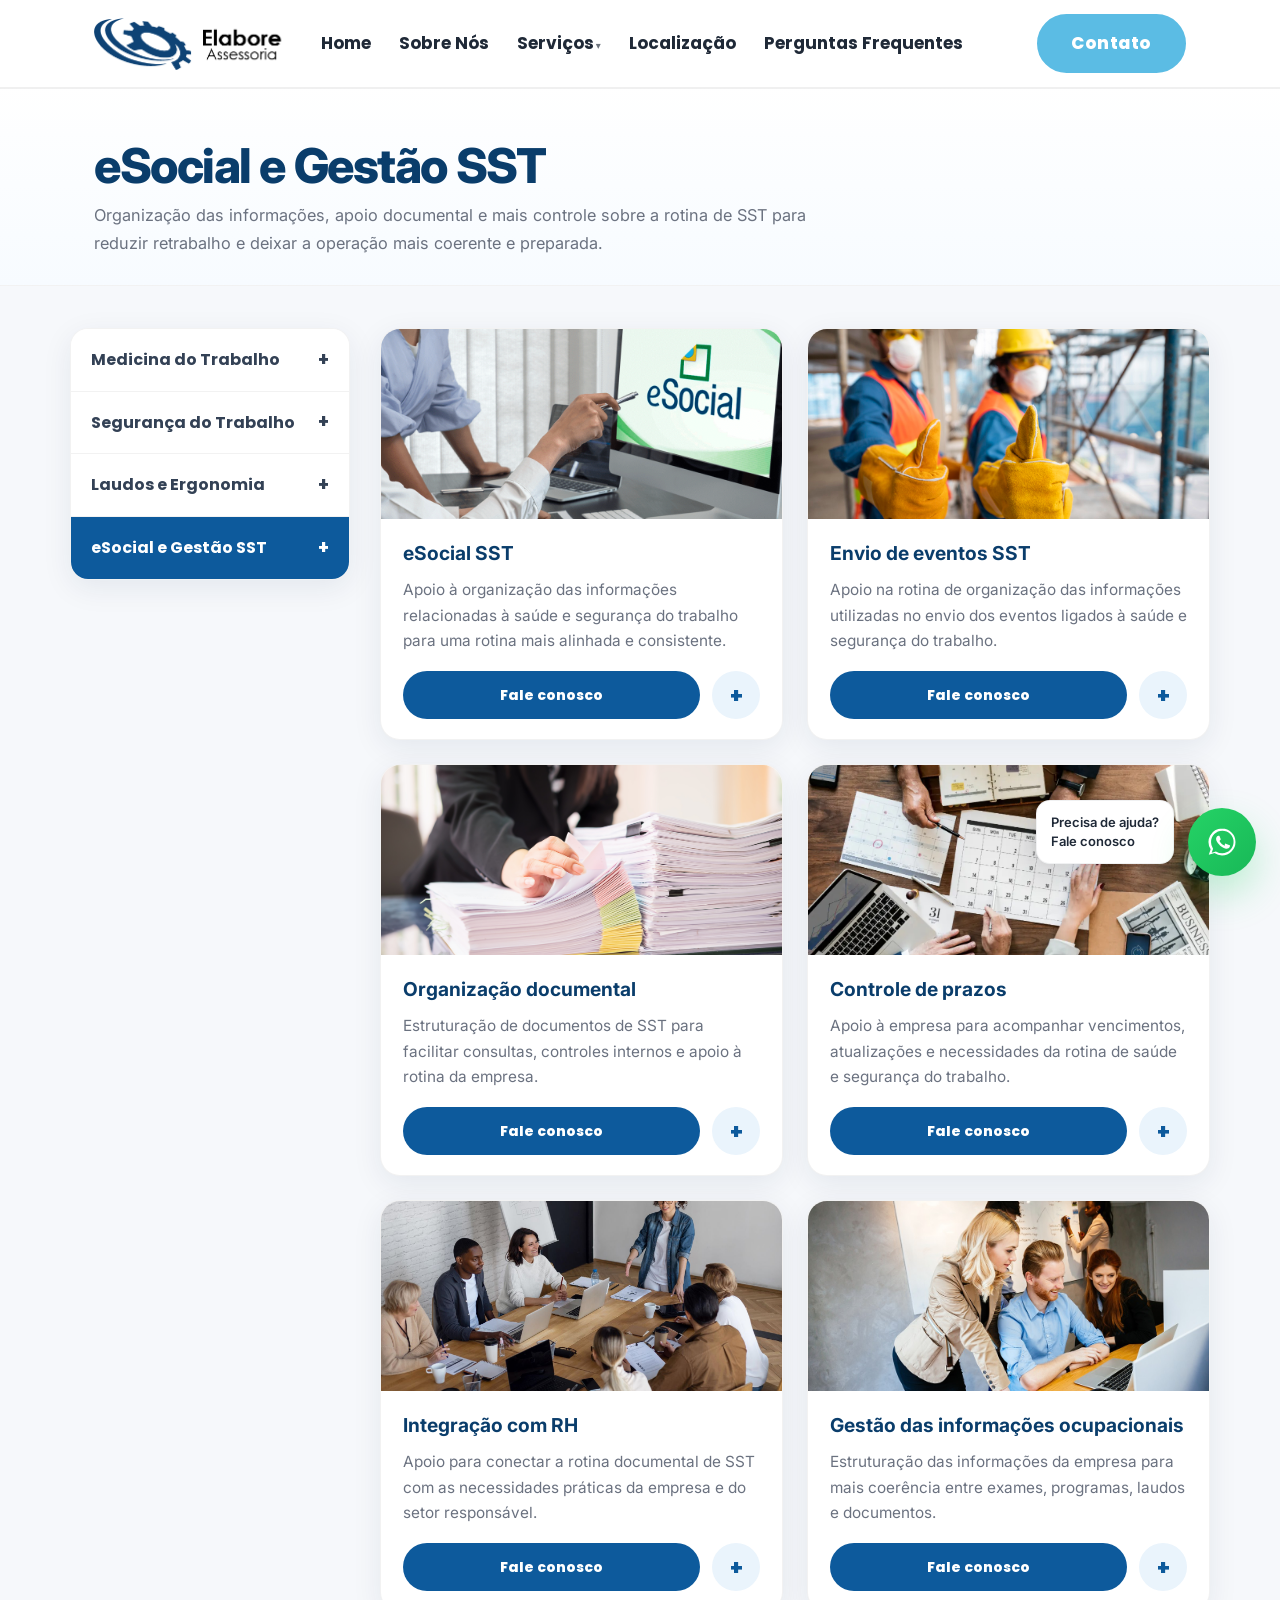
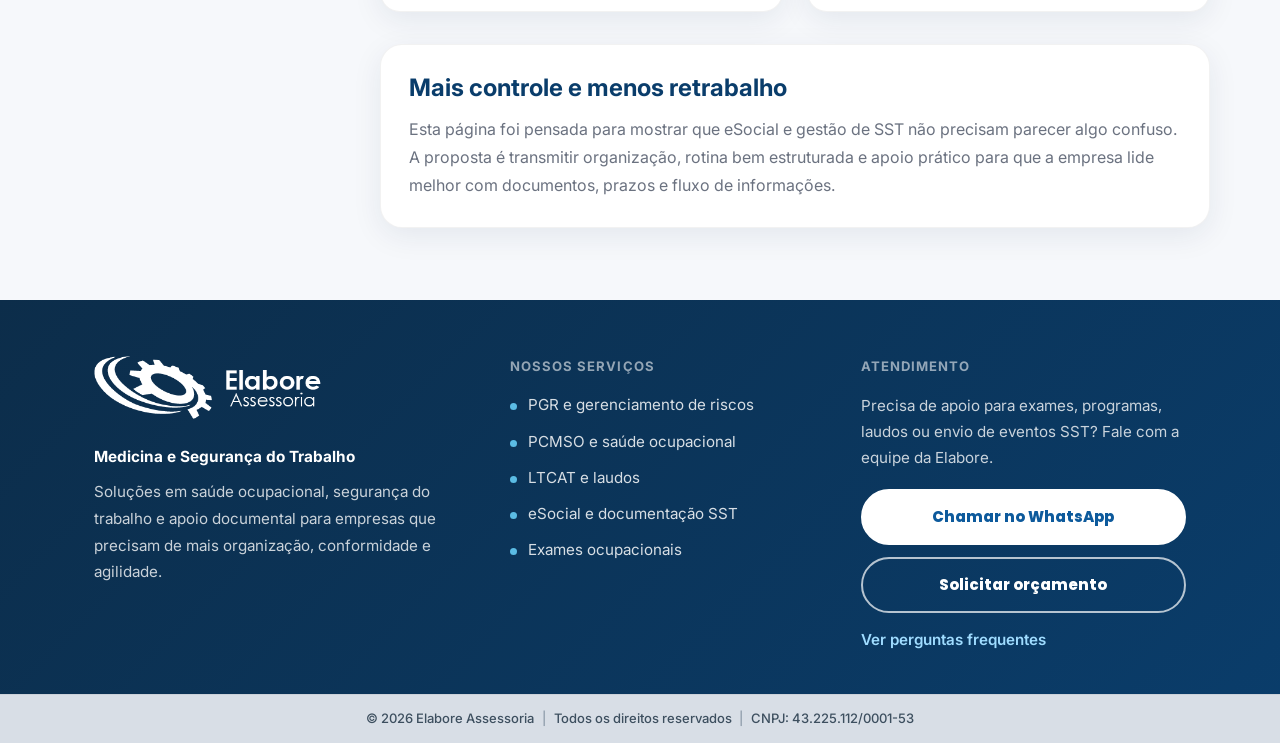
<file: esocial-e-gestao-sst.html>
<!DOCTYPE html>
<html lang="pt-br">
<head>
    <meta charset="UTF-8">
    <meta name="viewport" content="width=device-width, initial-scale=1.0">
    <title>eSocial e Gestão SST — Elabore Assessoria</title>
    <link rel="stylesheet" href="style.css">
</head>
<body>

    <div class="site-head site-head--top">
        <header class="main-header">
            <div class="container header-inner">
                <a href="index.html#inicio" class="logo-area" aria-label="Elabore Assessoria — início">
                    <img src="logo.png" alt="Elabore Assessoria" class="logo-img" width="200" height="56" decoding="async">
                </a>

                <button class="menu-toggle" type="button" aria-label="Abrir menu" aria-expanded="false">
                    <span></span>
                    <span></span>
                    <span></span>
                </button>

                <nav class="navigation" aria-label="Principal">
                    <ul>
                        <li><a href="index.html#inicio">Home</a></li>
                        <li><a href="index.html#sobre">Sobre Nós</a></li>
                        <li class="nav-dropdown">
                            <a href="medicina-do-trabalho.html" class="nav-dropdown-trigger">Serviços</a>
                            <ul class="nav-dropdown-menu" role="menu">
                                <li><a href="medicina-do-trabalho.html" role="menuitem">Medicina do Trabalho</a></li>
                                <li><a href="seguranca-do-trabalho.html" role="menuitem">Segurança do Trabalho</a></li>
                                <li><a href="laudos-e-ergonomia.html" role="menuitem">Laudos e Ergonomia</a></li>
                                <li><a href="esocial-e-gestao-sst.html" role="menuitem">eSocial e Gestão SST</a></li>
                            </ul>
                        </li>
                        <li><a href="index.html#localizacao">Localização</a></li>
                        <li><a href="faq.html">Perguntas Frequentes</a></li>
                    </ul>
                </nav>

                <div class="header-cta">
                    <a href="contato.html" class="btn-contato-header">Contato</a>
                </div>
            </div>
        </header>
    </div>

    <main class="service-page-opus">
        <section class="service-page-top">
            <div class="container">
                <h1>eSocial e Gestão SST</h1>
                <p>
                    Organização das informações, apoio documental e mais controle sobre a rotina de SST
                    para reduzir retrabalho e deixar a operação mais coerente e preparada.
                </p>
            </div>
        </section>

        <section>
            <div class="container service-page-layout">

                <aside class="service-side-menu">
                    <a href="medicina-do-trabalho.html">Medicina do Trabalho <span>+</span></a>
                    <a href="seguranca-do-trabalho.html">Segurança do Trabalho <span>+</span></a>
                    <a href="laudos-e-ergonomia.html">Laudos e Ergonomia <span>+</span></a>
                    <a href="esocial-e-gestao-sst.html" class="active">eSocial e Gestão SST <span>+</span></a>
                </aside>

                <div>
                    <div class="service-cards-grid">

    <!-- eSocial SST -->
    <article class="service-mini-card">
        <div class="service-mini-card-media has-image" style="background-image: url('esocial-sst.png');"></div>
        <div class="service-mini-card-body">
            <h3>eSocial SST</h3>
            <p>
                Apoio à organização das informações relacionadas à saúde e segurança do trabalho
                para uma rotina mais alinhada e consistente.
            </p>
            <div class="service-mini-card-actions">
                <a href="contato.html" class="btn-card-primary">Fale conosco</a>
                <button
                    type="button"
                    class="btn-card-secondary open-service-modal"
                    data-title="eSocial SST"
                    data-image="esocial-sst.png"
                    data-text="A organização da frente de eSocial SST depende de informações coerentes, documentos bem estruturados e uma rotina que facilite o fluxo entre empresa, exames, programas e registros ocupacionais."
                    data-list="Mais coerência entre dados e documentos|Apoio à rotina de SST|Redução de inconsistências|Melhor organização das informações"
                    aria-label="Abrir detalhes do eSocial SST"
                >+</button>
            </div>
        </div>
    </article>

    <!-- Envio de eventos SST -->
    <article class="service-mini-card">
        <div class="service-mini-card-media has-image" style="background-image: url('eventos-sst.jpg');"></div>
        <div class="service-mini-card-body">
            <h3>Envio de eventos SST</h3>
            <p>
                Apoio na rotina de organização das informações utilizadas no envio
                dos eventos ligados à saúde e segurança do trabalho.
            </p>
            <div class="service-mini-card-actions">
                <a href="contato.html" class="btn-card-primary">Fale conosco</a>
                <button
                    type="button"
                    class="btn-card-secondary open-service-modal"
                    data-title="Envio de eventos SST"
                    data-image="eventos-sst.jpg"
                    data-text="A rotina dos eventos de SST exige atenção, coerência documental e fluxo organizado de informações. O apoio nessa área ajuda a empresa a trabalhar com mais previsibilidade e menos retrabalho."
                    data-list="Apoio à organização dos eventos|Mais previsibilidade na rotina|Menos retrabalho|Integração com documentos de SST"
                    aria-label="Abrir detalhes do envio de eventos SST"
                >+</button>
            </div>
        </div>
    </article>

    <!-- Organização documental -->
    <article class="service-mini-card">
        <div class="service-mini-card-media has-image" style="background-image: url('org-documental.jpg');"></div>
        <div class="service-mini-card-body">
            <h3>Organização documental</h3>
            <p>
                Estruturação de documentos de SST para facilitar consultas, controles
                internos e apoio à rotina da empresa.
            </p>
            <div class="service-mini-card-actions">
                <a href="contato.html" class="btn-card-primary">Fale conosco</a>
                <button
                    type="button"
                    class="btn-card-secondary open-service-modal"
                    data-title="Organização documental de SST"
                    data-image="org-documental.jpg"
                    data-text="Documentos bem organizados ajudam a empresa a ter mais clareza sobre prazos, histórico ocupacional, exames, programas e outras informações importantes para o funcionamento da rotina de SST."
                    data-list="Mais clareza documental|Facilidade para consultas|Apoio ao controle interno|Melhor base para auditorias e rotina"
                    aria-label="Abrir detalhes da organização documental"
                >+</button>
            </div>
        </div>
    </article>

    <!-- Controle de prazos -->
    <article class="service-mini-card">
        <div class="service-mini-card-media has-image" style="background-image: url('prazos.jpg');"></div>
        <div class="service-mini-card-body">
            <h3>Controle de prazos</h3>
            <p>
                Apoio à empresa para acompanhar vencimentos, atualizações e necessidades
                da rotina de saúde e segurança do trabalho.
            </p>
            <div class="service-mini-card-actions">
                <a href="contato.html" class="btn-card-primary">Fale conosco</a>
                <button
                    type="button"
                    class="btn-card-secondary open-service-modal"
                    data-title="Controle de prazos em SST"
                    data-image="prazos.jpg"
                    data-text="Ter mais controle sobre prazos ajuda a empresa a organizar melhor suas rotinas, reduzir esquecimentos, acompanhar vencimentos e manter mais previsibilidade nas demandas ligadas à documentação de SST."
                    data-list="Mais controle interno|Acompanhamento de vencimentos|Redução de falhas operacionais|Rotina mais previsível"
                    aria-label="Abrir detalhes do controle de prazos"
                >+</button>
            </div>
        </div>
    </article>

    <!-- Integração com RH -->
    <article class="service-mini-card">
        <div class="service-mini-card-media has-image" style="background-image: url('rh.jpg');"></div>
        <div class="service-mini-card-body">
            <h3>Integração com RH</h3>
            <p>
                Apoio para conectar a rotina documental de SST com as necessidades
                práticas da empresa e do setor responsável.
            </p>
            <div class="service-mini-card-actions">
                <a href="contato.html" class="btn-card-primary">Fale conosco</a>
                <button
                    type="button"
                    class="btn-card-secondary open-service-modal"
                    data-title="Integração de SST com RH"
                    data-image="rh.jpg"
                    data-text="Quando a rotina de SST conversa melhor com o RH e com a gestão da empresa, o fluxo operacional ganha mais clareza. Isso ajuda no acompanhamento de exames, documentos, admissões, desligamentos e atualizações necessárias."
                    data-list="Mais alinhamento entre setores|Fluxo operacional mais claro|Apoio nas rotinas de admissão e desligamento|Melhor organização das informações"
                    aria-label="Abrir detalhes da integração com RH"
                >+</button>
            </div>
        </div>
    </article>

    <!-- Gestão das informações ocupacionais -->
    <article class="service-mini-card">
        <div class="service-mini-card-media has-image" style="background-image: url('info-ocupacional.jpg');"></div>
        <div class="service-mini-card-body">
            <h3>Gestão das informações ocupacionais</h3>
            <p>
                Estruturação das informações da empresa para mais coerência entre exames,
                programas, laudos e documentos.
            </p>
            <div class="service-mini-card-actions">
                <a href="contato.html" class="btn-card-primary">Fale conosco</a>
                <button
                    type="button"
                    class="btn-card-secondary open-service-modal"
                    data-title="Gestão das informações ocupacionais"
                    data-image="info-ocupacional.jpg"
                    data-text="A gestão das informações ocupacionais ajuda a empresa a trabalhar de forma mais integrada, conectando dados e documentos de diferentes frentes para tornar a rotina mais organizada e confiável."
                    data-list="Integração entre exames e documentos|Mais coerência nas informações|Apoio à rotina operacional|Redução de inconsistências"
                    aria-label="Abrir detalhes da gestão das informações ocupacionais"
                >+</button>
            </div>
        </div>
    </article>

</div>

                    <div class="service-extra-info">
                        <h2>Mais controle e menos retrabalho</h2>
                        <p>
                            Esta página foi pensada para mostrar que eSocial e gestão de SST não precisam parecer
                            algo confuso. A proposta é transmitir organização, rotina bem estruturada e apoio prático
                            para que a empresa lide melhor com documentos, prazos e fluxo de informações.
                        </p>
                    </div>
                </div>

            </div>
        </section>
    </main>

    <div class="service-modal" id="serviceModal" aria-hidden="true">
        <div class="service-modal-box">
            <button class="service-modal-close" id="serviceModalClose" aria-label="Fechar modal">✕</button>

            <div class="service-modal-image" id="serviceModalImage"></div>

            <div class="service-modal-content">
                <h3 id="serviceModalTitle"></h3>
                <p id="serviceModalText"></p>
                <ul class="service-modal-list" id="serviceModalList"></ul>
                <a href="contato.html" class="btn-solid-blue">Solicitar atendimento</a>
            </div>
        </div>
    </div>

   <footer class="site-footer">
        <div class="container footer-grid">
            <div class="footer-brand">
                <a href="index.html#inicio" class="footer-logo" aria-label="Elabore Assessoria - início">
                    <img src="toda-branca.png" alt="Elabore Assessoria" class="footer-logo-img">
                </a>

                <p class="footer-brand-subtitle">Medicina e Segurança do Trabalho</p>

                <p class="footer-brand-text">
                    Soluções em saúde ocupacional, segurança do trabalho e apoio documental
                    para empresas que precisam de mais organização, conformidade e agilidade.
                </p>
            </div>

            <div class="footer-col">
                <h3>Nossos serviços</h3>
                <ul class="footer-links-list">
                    <li>PGR e gerenciamento de riscos</li>
                    <li>PCMSO e saúde ocupacional</li>
                    <li>LTCAT e laudos</li>
                    <li>eSocial e documentação SST</li>
                    <li>Exames ocupacionais</li>
                </ul>
            </div>

            <div class="footer-col footer-col--cta">
                <h3>Atendimento</h3>
                <p>
                    Precisa de apoio para exames, programas, laudos ou envio de eventos SST?
                    Fale com a equipe da Elabore.
                </p>

                <div class="footer-actions">
                    <a href="https://wa.me/5527996065220" target="_blank" rel="noopener" class="footer-action-btn">
                        Chamar no WhatsApp
                    </a>

                    <a href="contato.html" class="footer-action-btn footer-action-btn--secondary">
                        Solicitar orçamento
                    </a>
                </div>

                <a href="faq.html" class="footer-mini-link">Ver perguntas frequentes</a>
            </div>
        </div>

        <div class="footer-bottom">
            <div class="container footer-bottom-inner">
                <p class="footer-legal">
                    © <span id="year"></span> Elabore Assessoria
                    <span class="footer-legal-sep" aria-hidden="true">|</span>
                    Todos os direitos reservados
                    <span class="footer-legal-sep" aria-hidden="true">|</span>
                    CNPJ: 43.225.112/0001-53
                </p>
            </div>
        </div>
    </footer>

    <div class="wa-widget-container">
        <div id="wa-popup" class="wa-popup" aria-hidden="true">
            <div class="wa-popup-card">
                <button type="button" id="wa-popup-close" class="wa-popup-close" aria-label="Fechar atendimento">
                    <span></span>
                    <span></span>
                </button>

                <div class="wa-popup-header">
                    <div class="wa-popup-brand">
                        <div class="wa-brand-badge">
                            <img src="logoo.png" alt="Elabore Assessoria">
                        </div>
                        <div class="wa-header-texts">
                            <strong>Fale com a Elabore</strong>
                            <p>Escolha um atendimento e continue no WhatsApp.</p>
                        </div>
                    </div>
                </div>

                <div class="wa-popup-body">
                    <p class="wa-popup-info">Atendimento rápido para dúvidas, agendamentos e orçamentos.</p>

                    <a
                        href="https://wa.me/5527996065220?text=Olá! Gostaria de mais informações sobre eSocial e Gestão SST."
                        target="_blank"
                        rel="noopener"
                        class="wa-contact-item"
                    >
                        <div class="wa-contact-avatar">
                            <img src="logoo.png" alt="Elabore Assessoria">
                        </div>

                        <div class="wa-contact-info">
                            <strong>Atendimento Geral</strong>
                            <span>Dúvidas, agendamentos e orientações</span>
                        </div>

                        <div class="wa-contact-status">
                            <small>Online</small>
                        </div>
                    </a>

                    <a
                        href="https://wa.me/5527996065220?text=Olá! Quero solicitar um orçamento da área de eSocial e Gestão SST."
                        target="_blank"
                        rel="noopener"
                        class="wa-contact-item"
                    >
                        <div class="wa-contact-avatar">
                            <img src="logoo.png" alt="Elabore Assessoria">
                        </div>

                        <div class="wa-contact-info">
                            <strong>Comercial</strong>
                            <span>Orçamentos e propostas</span>
                        </div>

                        <div class="wa-contact-status">
                            <small>Online</small>
                        </div>
                    </a>
                </div>
            </div>
        </div>

        <div id="wa-tooltip" class="wa-tooltip">
            Precisa de ajuda?<br>Fale conosco
        </div>

        <button id="wa-toggle-btn" class="wa-toggle-btn" aria-label="Abrir atendimento no WhatsApp" aria-expanded="false">
            <svg id="wa-icon-logo" viewBox="0 0 32 32" fill="currentColor" xmlns="http://www.w3.org/2000/svg" aria-hidden="true">
                <path d="M16.05 2.5a13.5 13.5 0 0 0-11.4 20.73l-1.89 5.58 5.72-1.86A13.43 13.43 0 0 0 16 29.5a13.5 13.5 0 0 0 0-27zm0 24.75a11.17 11.17 0 0 1-5.71-1.57l-.41-.24-4.24 1.38 1.4-4.14-.26-.42a11.23 11.23 0 0 1-1.78-6.1A11.26 11.26 0 1 1 16.05 27.25zm6.18-8.44c-.34-.17-2-.99-2.31-1.1s-.54-.17-.76.17-.87 1.1-.1 1.43c-.22.33-.45.39-.79.22s-1.43-.53-2.73-1.69c-1-1-1.68-2.22-1.88-2.55s-.02-.5.15-.67c.15-.15.34-.39.51-.59.17-.19.22-.34.34-.56.11-.22.06-.42-.03-.59s-.76-1.84-1.04-2.52c-.28-.66-.56-.57-.76-.58s-.42-.01-.65-.01a1.25 1.25 0 0 0-.9.42c-.31.34-1.19 1.16-1.19 2.84s1.22 3.3 1.39 3.53 2.41 3.68 5.84 5.16c.82.35 1.46.56 1.96.72.82.26 1.57.22 2.16.13.66-.1 2-.82 2.28-1.6.28-.79.28-1.46.2-1.6s-.31-.23-.65-.4z"/>
            </svg>

            <svg id="wa-icon-close" viewBox="0 0 24 24" fill="none" stroke="currentColor" stroke-width="2.4" stroke-linecap="round" stroke-linejoin="round" aria-hidden="true">
                <line x1="18" y1="6" x2="6" y2="18"></line>
                <line x1="6" y1="6" x2="18" y2="18"></line>
            </svg>
        </button>
    </div>

    <script>
        (function () {
            var yearEl = document.getElementById('year');
            if (yearEl) yearEl.textContent = new Date().getFullYear();
        })();
    </script>

    <script>
        (function () {
            var head = document.querySelector('.site-head');
            if (!head) return;
            var limite = 12;

            function atualizarTopo() {
                if (window.scrollY <= limite) {
                    head.classList.add('site-head--top');
                } else {
                    head.classList.remove('site-head--top');
                }
            }

            atualizarTopo();
            window.addEventListener('scroll', atualizarTopo, { passive: true });
            window.addEventListener('resize', atualizarTopo);
        })();
    </script>

    <script>
        (function () {
            var modal = document.getElementById('serviceModal');
            var modalClose = document.getElementById('serviceModalClose');
            var modalTitle = document.getElementById('serviceModalTitle');
            var modalText = document.getElementById('serviceModalText');
            var modalImage = document.getElementById('serviceModalImage');
            var modalList = document.getElementById('serviceModalList');
            var buttons = document.querySelectorAll('.open-service-modal');

            if (!modal || !modalClose || !buttons.length) return;

            function abrirModal(button) {
                var title = button.getAttribute('data-title') || '';
                var text = button.getAttribute('data-text') || '';
                var image = button.getAttribute('data-image') || '';
                var list = (button.getAttribute('data-list') || '').split('|');

                modalTitle.textContent = title;
                modalText.textContent = text;
                modalImage.style.backgroundImage = image ? "url('" + image + "')" : "";
                modalImage.classList.toggle('has-image', !!image);

                modalList.innerHTML = '';
                list.forEach(function (item) {
                    if (!item.trim()) return;
                    var li = document.createElement('li');
                    li.textContent = item.trim();
                    modalList.appendChild(li);
                });

                modal.classList.add('active');
                modal.setAttribute('aria-hidden', 'false');
                document.body.style.overflow = 'hidden';
            }

            function fecharModal() {
                modal.classList.remove('active');
                modal.setAttribute('aria-hidden', 'true');
                document.body.style.overflow = '';
            }

            buttons.forEach(function (button) {
                button.addEventListener('click', function () {
                    abrirModal(button);
                });
            });

            modalClose.addEventListener('click', fecharModal);

            modal.addEventListener('click', function (event) {
                if (event.target === modal) {
                    fecharModal();
                }
            });

            document.addEventListener('keydown', function (event) {
                if (event.key === 'Escape' && modal.classList.contains('active')) {
                    fecharModal();
                }
            });
        })();
    </script>

    <script>
        (function () {
            const waToggleBtn = document.getElementById('wa-toggle-btn');
            const waPopup = document.getElementById('wa-popup');
            const waTooltip = document.getElementById('wa-tooltip');
            const waIconLogo = document.getElementById('wa-icon-logo');
            const waIconClose = document.getElementById('wa-icon-close');
            const waPopupClose = document.getElementById('wa-popup-close');

            if (!waToggleBtn || !waPopup || !waTooltip || !waIconLogo || !waIconClose || !waPopupClose) return;

            function openPopup() {
                waPopup.classList.add('active');
                waTooltip.classList.add('hidden');
                waToggleBtn.classList.add('active');
                waToggleBtn.setAttribute('aria-expanded', 'true');
                waPopup.setAttribute('aria-hidden', 'false');
                waIconLogo.style.display = 'none';
                waIconClose.style.display = 'block';
            }

            function closePopup() {
                waPopup.classList.remove('active');
                waToggleBtn.classList.remove('active');
                waToggleBtn.setAttribute('aria-expanded', 'false');
                waPopup.setAttribute('aria-hidden', 'true');
                waIconLogo.style.display = 'block';
                waIconClose.style.display = 'none';

                if (window.innerWidth > 640) {
                    waTooltip.classList.remove('hidden');
                }
            }

            function togglePopup() {
                if (waPopup.classList.contains('active')) {
                    closePopup();
                } else {
                    openPopup();
                }
            }

            waToggleBtn.addEventListener('click', togglePopup);
            waPopupClose.addEventListener('click', closePopup);

            document.addEventListener('click', function (event) {
                const clickedInsideWidget = event.target.closest('.wa-widget-container');
                if (!clickedInsideWidget && waPopup.classList.contains('active')) {
                    closePopup();
                }
            });

            window.addEventListener('load', function () {
                if (window.innerWidth > 640) {
                    setTimeout(function () {
                        waTooltip.classList.remove('hidden');
                    }, 900);
                }
            });
        })();
    </script>

    <script>
        (function () {
            const toggle = document.querySelector('.menu-toggle');
            const nav = document.querySelector('.navigation');
            const cta = document.querySelector('.header-cta');
            const navLinks = document.querySelectorAll('.navigation a');

            if (!toggle || !nav || !cta) return;

            function abrirMenu() {
                nav.classList.add('is-open');
                cta.classList.add('menu-cta-open');
                toggle.setAttribute('aria-expanded', 'true');
            }

            function fecharMenu() {
                nav.classList.remove('is-open');
                cta.classList.remove('menu-cta-open');
                toggle.setAttribute('aria-expanded', 'false');
            }

            toggle.addEventListener('click', function () {
                const aberto = nav.classList.contains('is-open');

                if (aberto) {
                    fecharMenu();
                } else {
                    abrirMenu();
                }
            });

            navLinks.forEach(function (link) {
                link.addEventListener('click', function () {
                    if (window.innerWidth <= 1024) {
                        fecharMenu();
                    }
                });
            });

            window.addEventListener('resize', function () {
                if (window.innerWidth > 1024) {
                    fecharMenu();
                }
            });
        })();
    </script>
</body>
</html>
</file>
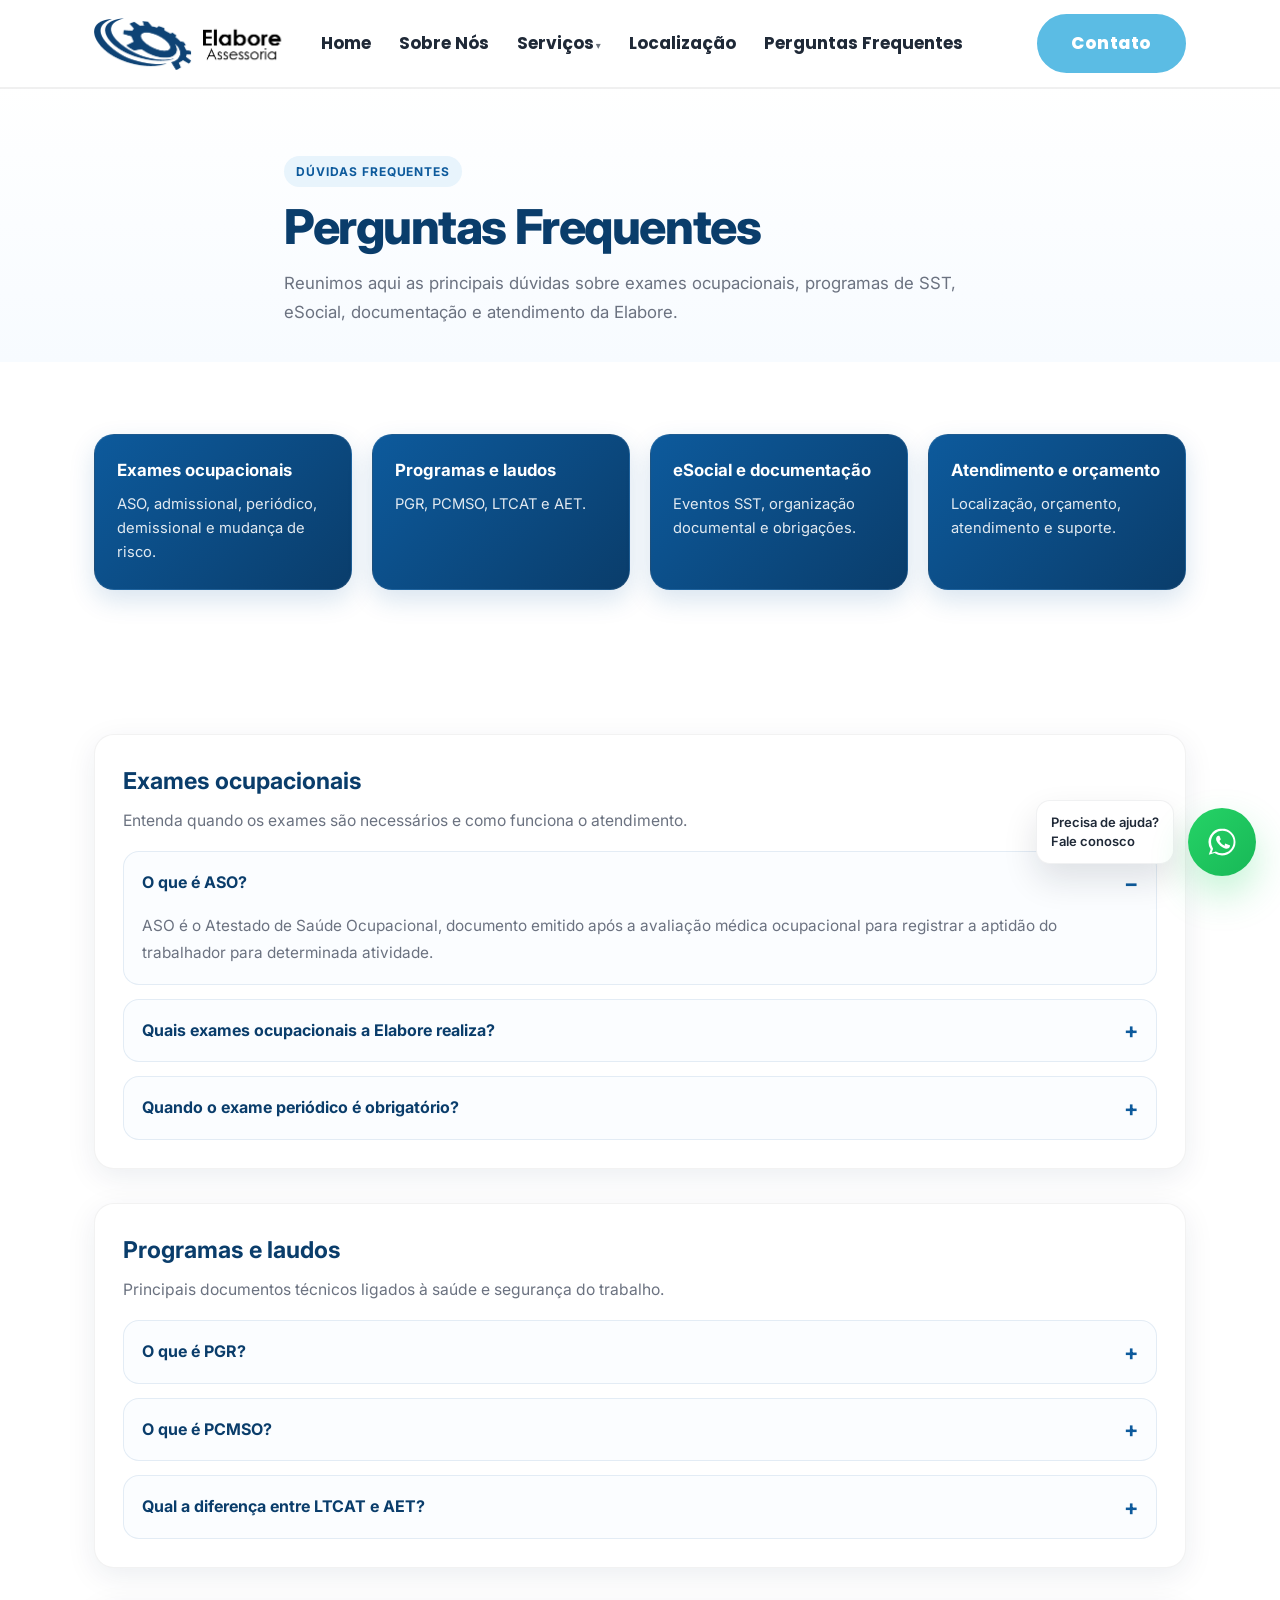
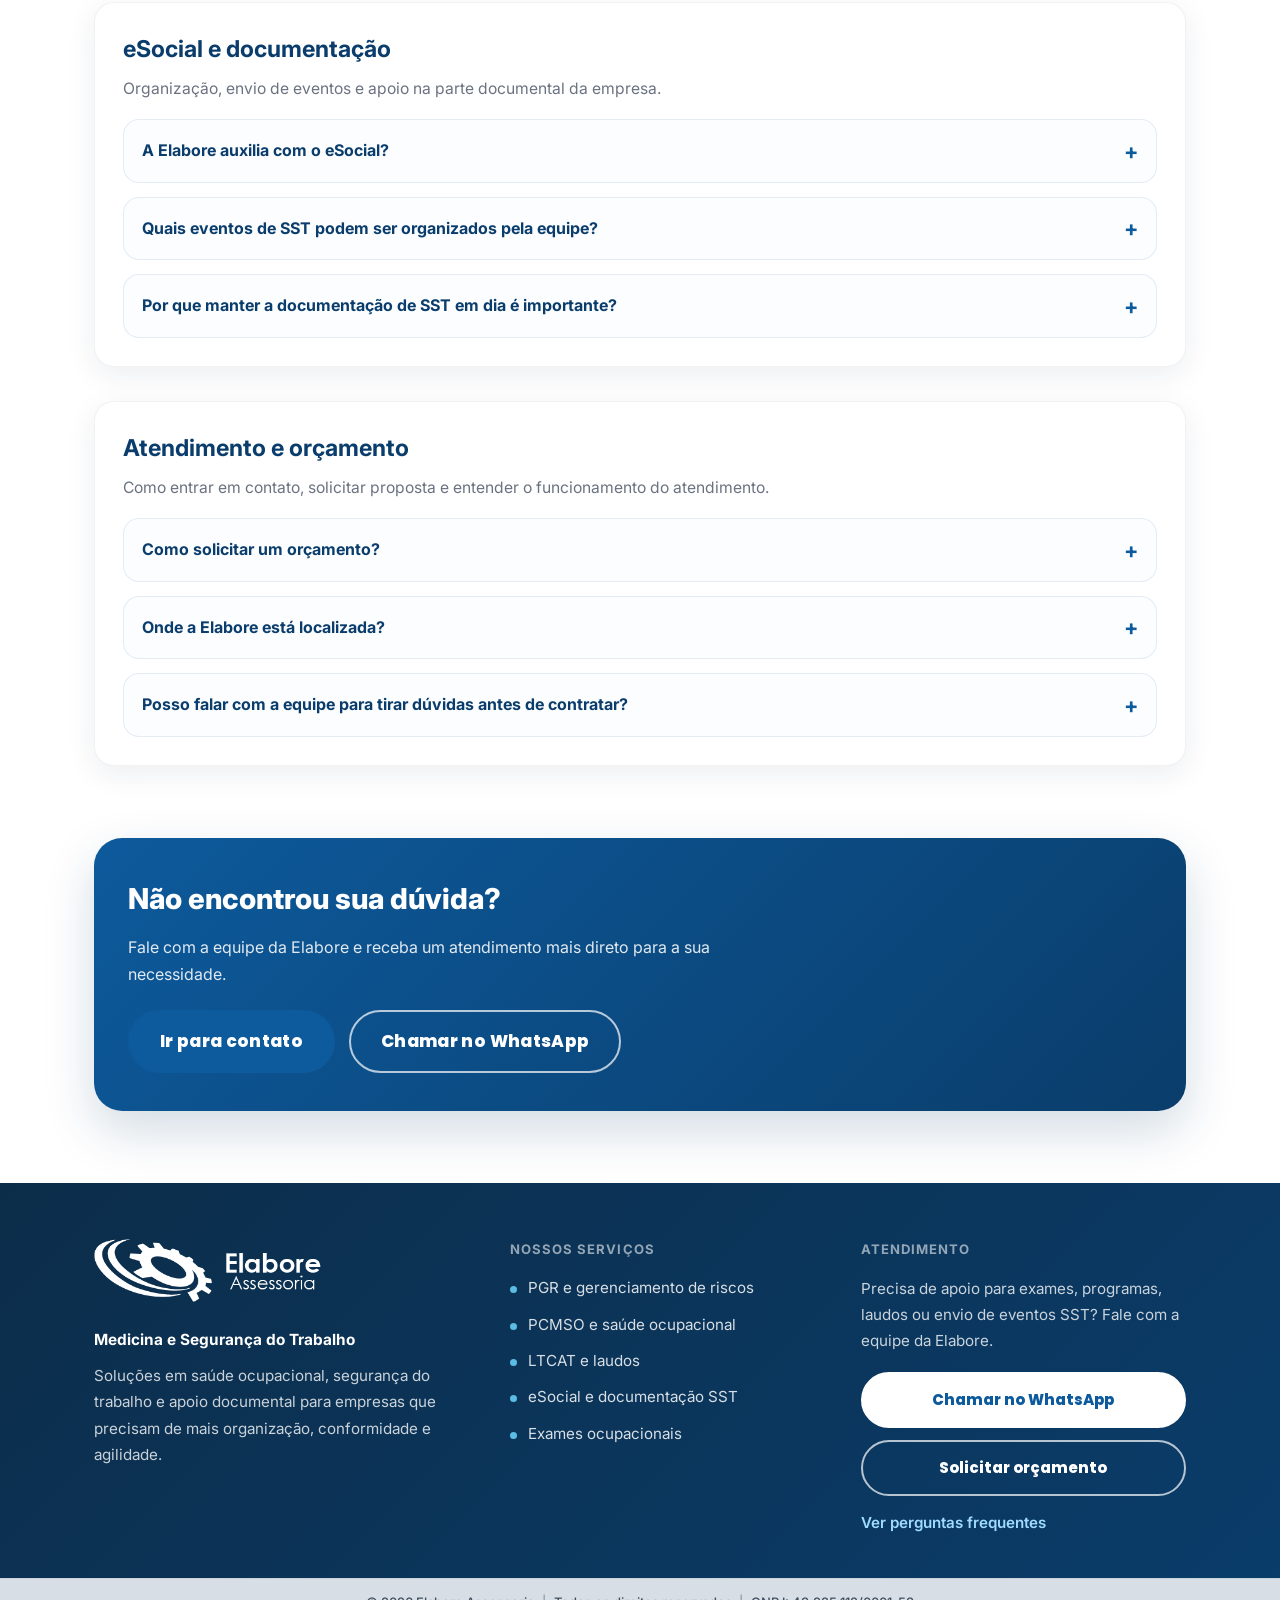
<file: faq.html>
<!DOCTYPE html>
<html lang="pt-br">
<head>
    <meta charset="UTF-8">
    <meta name="viewport" content="width=device-width, initial-scale=1.0">
    <title>Perguntas Frequentes — Elabore Assessoria</title>
    <link rel="stylesheet" href="style.css">
</head>
<body>

    <div class="site-head site-head--top">
        <header class="main-header">
            <div class="container header-inner">
                <a href="index.html#inicio" class="logo-area" aria-label="Elabore Assessoria — início">
                    <img src="logo.png" alt="Elabore Assessoria" class="logo-img" width="200" height="56" decoding="async">
                </a>

                <button class="menu-toggle" type="button" aria-label="Abrir menu" aria-expanded="false">
                    <span></span>
                    <span></span>
                    <span></span>
                </button>

                <nav class="navigation" aria-label="Principal">
                    <ul>
                        <li><a href="index.html#inicio">Home</a></li>
                        <li><a href="index.html#sobre">Sobre Nós</a></li>
                        <li class="nav-dropdown">
                            <a href="medicina-do-trabalho.html" class="nav-dropdown-trigger">Serviços</a>
                            <ul class="nav-dropdown-menu" role="menu">
                                <li><a href="medicina-do-trabalho.html" role="menuitem">Medicina do Trabalho</a></li>
                                <li><a href="seguranca-do-trabalho.html" role="menuitem">Segurança do Trabalho</a></li>
                                <li><a href="laudos-e-ergonomia.html" role="menuitem">Laudos e Ergonomia</a></li>
                                <li><a href="esocial-e-gestao-sst.html" role="menuitem">eSocial e Gestão SST</a></li>
                            </ul>
                        </li>
                        <li><a href="index.html#localizacao">Localização</a></li>
                        <li><a href="faq.html">Perguntas Frequentes</a></li>
                    </ul>
                </nav>

                <div class="header-cta">
                    <a href="contato.html" class="btn-contato-header">Contato</a>
                </div>
            </div>
        </header>
    </div>

    <main class="faq-page">
        <section class="faq-hero">
            <div class="container faq-hero-inner">
                <span class="faq-kicker">Dúvidas frequentes</span>
                <h1>Perguntas Frequentes</h1>
                <p>
                    Reunimos aqui as principais dúvidas sobre exames ocupacionais, programas de SST,
                    eSocial, documentação e atendimento da Elabore.
                </p>
            </div>
        </section>

        <section class="section faq-categories-section">
            <div class="container">
                <div class="faq-categories-grid">
                    <a href="#faq-exames" class="faq-category-card">
                        <h2>Exames ocupacionais</h2>
                        <p>ASO, admissional, periódico, demissional e mudança de risco.</p>
                    </a>

                    <a href="#faq-programas" class="faq-category-card">
                        <h2>Programas e laudos</h2>
                        <p>PGR, PCMSO, LTCAT e AET.</p>
                    </a>

                    <a href="#faq-esocial" class="faq-category-card">
                        <h2>eSocial e documentação</h2>
                        <p>Eventos SST, organização documental e obrigações.</p>
                    </a>

                    <a href="#faq-atendimento" class="faq-category-card">
                        <h2>Atendimento e orçamento</h2>
                        <p>Localização, orçamento, atendimento e suporte.</p>
                    </a>
                </div>
            </div>
        </section>

        <section class="section faq-groups-section">
            <div class="container faq-groups">

                <div class="faq-group" id="faq-exames">
                    <div class="faq-group-head">
                        <h2>Exames ocupacionais</h2>
                        <p>Entenda quando os exames são necessários e como funciona o atendimento.</p>
                    </div>

                    <div class="faq-accordion">
                        <details class="faq-accordion-item" open>
                            <summary>O que é ASO?</summary>
                            <div class="faq-answer">
                                <p>
                                    ASO é o Atestado de Saúde Ocupacional, documento emitido após a avaliação
                                    médica ocupacional para registrar a aptidão do trabalhador para determinada atividade.
                                </p>
                            </div>
                        </details>

                        <details class="faq-accordion-item">
                            <summary>Quais exames ocupacionais a Elabore realiza?</summary>
                            <div class="faq-answer">
                                <p>
                                    A Elabore atende exames admissionais, periódicos, demissionais, mudança de risco,
                                    retorno ao trabalho e exames complementares conforme a necessidade de cada empresa.
                                </p>
                            </div>
                        </details>

                        <details class="faq-accordion-item">
                            <summary>Quando o exame periódico é obrigatório?</summary>
                            <div class="faq-answer">
                                <p>
                                    O exame periódico faz parte do acompanhamento da saúde ocupacional dos trabalhadores
                                    e sua frequência depende das exigências aplicáveis e do perfil de risco da atividade.
                                </p>
                            </div>
                        </details>
                    </div>
                </div>

                <div class="faq-group" id="faq-programas">
                    <div class="faq-group-head">
                        <h2>Programas e laudos</h2>
                        <p>Principais documentos técnicos ligados à saúde e segurança do trabalho.</p>
                    </div>

                    <div class="faq-accordion">
                        <details class="faq-accordion-item">
                            <summary>O que é PGR?</summary>
                            <div class="faq-answer">
                                <p>
                                    O PGR é o Programa de Gerenciamento de Riscos. Ele organiza a identificação,
                                    avaliação e controle dos riscos ocupacionais existentes na empresa.
                                </p>
                            </div>
                        </details>

                        <details class="faq-accordion-item">
                            <summary>O que é PCMSO?</summary>
                            <div class="faq-answer">
                                <p>
                                    O PCMSO é o Programa de Controle Médico de Saúde Ocupacional, voltado ao
                                    acompanhamento da saúde dos trabalhadores por meio de exames e controle médico.
                                </p>
                            </div>
                        </details>

                        <details class="faq-accordion-item">
                            <summary>Qual a diferença entre LTCAT e AET?</summary>
                            <div class="faq-answer">
                                <p>
                                    O LTCAT é voltado às condições ambientais de trabalho e exposição ocupacional,
                                    enquanto a AET analisa as condições ergonômicas da atividade e do posto de trabalho.
                                </p>
                            </div>
                        </details>
                    </div>
                </div>

                <div class="faq-group" id="faq-esocial">
                    <div class="faq-group-head">
                        <h2>eSocial e documentação</h2>
                        <p>Organização, envio de eventos e apoio na parte documental da empresa.</p>
                    </div>

                    <div class="faq-accordion">
                        <details class="faq-accordion-item">
                            <summary>A Elabore auxilia com o eSocial?</summary>
                            <div class="faq-answer">
                                <p>
                                    Sim. A Elabore auxilia na organização das informações e no envio dos eventos de SST,
                                    ajudando a manter os registros coerentes com os documentos da empresa.
                                </p>
                            </div>
                        </details>

                        <details class="faq-accordion-item">
                            <summary>Quais eventos de SST podem ser organizados pela equipe?</summary>
                            <div class="faq-answer">
                                <p>
                                    A equipe pode auxiliar na gestão documental e no suporte aos eventos relacionados
                                    à saúde e segurança do trabalho, conforme a necessidade da operação.
                                </p>
                            </div>
                        </details>

                        <details class="faq-accordion-item">
                            <summary>Por que manter a documentação de SST em dia é importante?</summary>
                            <div class="faq-answer">
                                <p>
                                    Porque isso reduz riscos de inconsistência, facilita auditorias, ajuda no atendimento
                                    às exigências legais e evita retrabalho na rotina da empresa.
                                </p>
                            </div>
                        </details>
                    </div>
                </div>

                <div class="faq-group" id="faq-atendimento">
                    <div class="faq-group-head">
                        <h2>Atendimento e orçamento</h2>
                        <p>Como entrar em contato, solicitar proposta e entender o funcionamento do atendimento.</p>
                    </div>

                    <div class="faq-accordion">
                        <details class="faq-accordion-item">
                            <summary>Como solicitar um orçamento?</summary>
                            <div class="faq-answer">
                                <p>
                                    Você pode solicitar um orçamento pela página de contato ou diretamente pelo WhatsApp,
                                    informando sua necessidade e os serviços desejados.
                                </p>
                            </div>
                        </details>

                        <details class="faq-accordion-item">
                            <summary>Onde a Elabore está localizada?</summary>
                            <div class="faq-answer">
                                <p>
                                    A Elabore está localizada em Vila Velha - ES e também pode atender de forma remota,
                                    conforme o tipo de serviço e a necessidade do cliente.
                                </p>
                            </div>
                        </details>

                        <details class="faq-accordion-item">
                            <summary>Posso falar com a equipe para tirar dúvidas antes de contratar?</summary>
                            <div class="faq-answer">
                                <p>
                                    Sim. Você pode entrar em contato para entender melhor os serviços, os documentos
                                    necessários e a melhor solução para a sua empresa.
                                </p>
                            </div>
                        </details>
                    </div>
                </div>

            </div>
        </section>

        <section class="section faq-cta-section">
            <div class="container">
                <div class="faq-cta-box">
                    <h2>Não encontrou sua dúvida?</h2>
                    <p>Fale com a equipe da Elabore e receba um atendimento mais direto para a sua necessidade.</p>
                    <div class="faq-cta-actions">
                        <a href="contato.html" class="btn-solid-blue">Ir para contato</a>
                        <a href="https://wa.me/5527996065220" target="_blank" rel="noopener" class="btn-faq-whatsapp">Chamar no WhatsApp</a>
                    </div>
                </div>
            </div>
        </section>

        <div class="wa-widget-container">
            <div id="wa-popup" class="wa-popup" aria-hidden="true">
                <div class="wa-popup-card">
                    <button type="button" id="wa-popup-close" class="wa-popup-close" aria-label="Fechar atendimento">
                        <span></span>
                        <span></span>
                    </button>

                    <div class="wa-popup-header">
                        <div class="wa-popup-brand">
                            <div class="wa-brand-badge">
                                <img src="logoo.png" alt="Elabore Assessoria">
                            </div>
                            <div class="wa-header-texts">
                                <strong>Fale com a Elabore</strong>
                                <p>Escolha um atendimento e continue no WhatsApp.</p>
                            </div>
                        </div>
                    </div>

                    <div class="wa-popup-body">
                        <p class="wa-popup-info">Atendimento rápido para dúvidas, agendamentos e orçamentos.</p>

                        <a
                            href="https://wa.me/5527996065220?text=Olá! Gostaria de mais informações sobre os serviços da Elabore."
                            target="_blank"
                            rel="noopener"
                            class="wa-contact-item"
                        >
                            <div class="wa-contact-avatar">
                                <img src="logoo.png" alt="Elabore Assessoria">
                            </div>

                            <div class="wa-contact-info">
                                <strong>Atendimento Geral</strong>
                                <span>Dúvidas, agendamentos e orientações</span>
                            </div>

                            <div class="wa-contact-status">
                                <small>Online</small>
                            </div>
                        </a>

                        <a
                            href="https://wa.me/5527996065220?text=Olá! Quero solicitar um orçamento comercial da Elabore."
                            target="_blank"
                            rel="noopener"
                            class="wa-contact-item"
                        >
                            <div class="wa-contact-avatar">
                                <img src="logoo.png" alt="Elabore Assessoria">
                            </div>

                            <div class="wa-contact-info">
                                <strong>Comercial</strong>
                                <span>Orçamentos e propostas</span>
                            </div>

                            <div class="wa-contact-status">
                                <small>Online</small>
                            </div>
                        </a>
                    </div>
                </div>
            </div>

            <div id="wa-tooltip" class="wa-tooltip">
                Precisa de ajuda?<br>Fale conosco
            </div>

            <button id="wa-toggle-btn" class="wa-toggle-btn" aria-label="Abrir atendimento no WhatsApp" aria-expanded="false">
                <svg id="wa-icon-logo" viewBox="0 0 32 32" fill="currentColor" xmlns="http://www.w3.org/2000/svg" aria-hidden="true">
                    <path d="M16.05 2.5a13.5 13.5 0 0 0-11.4 20.73l-1.89 5.58 5.72-1.86A13.43 13.43 0 0 0 16 29.5a13.5 13.5 0 0 0 0-27zm0 24.75a11.17 11.17 0 0 1-5.71-1.57l-.41-.24-4.24 1.38 1.4-4.14-.26-.42a11.23 11.23 0 0 1-1.78-6.1A11.26 11.26 0 1 1 16.05 27.25zm6.18-8.44c-.34-.17-2-.99-2.31-1.1s-.54-.17-.76.17-.87 1.1-.1 1.43c-.22.33-.45.39-.79.22s-1.43-.53-2.73-1.69c-1-1-1.68-2.22-1.88-2.55s-.02-.5.15-.67c.15-.15.34-.39.51-.59.17-.19.22-.34.34-.56.11-.22.06-.42-.03-.59s-.76-1.84-1.04-2.52c-.28-.66-.56-.57-.76-.58s-.42-.01-.65-.01a1.25 1.25 0 0 0-.9.42c-.31.34-1.19 1.16-1.19 2.84s1.22 3.3 1.39 3.53 2.41 3.68 5.84 5.16c.82.35 1.46.56 1.96.72.82.26 1.57.22 2.16.13.66-.1 2-.82 2.28-1.6.28-.79.28-1.46.2-1.6s-.31-.23-.65-.4z"/>
                </svg>

                <svg id="wa-icon-close" viewBox="0 0 24 24" fill="none" stroke="currentColor" stroke-width="2.4" stroke-linecap="round" stroke-linejoin="round" aria-hidden="true">
                    <line x1="18" y1="6" x2="6" y2="18"></line>
                    <line x1="6" y1="6" x2="18" y2="18"></line>
                </svg>
            </button>
        </div>
    </main>

       <footer class="site-footer">
        <div class="container footer-grid">
            <div class="footer-brand">
                <a href="index.html#inicio" class="footer-logo" aria-label="Elabore Assessoria - início">
                    <img src="toda-branca.png" alt="Elabore Assessoria" class="footer-logo-img">
                </a>

                <p class="footer-brand-subtitle">Medicina e Segurança do Trabalho</p>

                <p class="footer-brand-text">
                    Soluções em saúde ocupacional, segurança do trabalho e apoio documental
                    para empresas que precisam de mais organização, conformidade e agilidade.
                </p>
            </div>

            <div class="footer-col">
                <h3>Nossos serviços</h3>
                <ul class="footer-links-list">
                    <li>PGR e gerenciamento de riscos</li>
                    <li>PCMSO e saúde ocupacional</li>
                    <li>LTCAT e laudos</li>
                    <li>eSocial e documentação SST</li>
                    <li>Exames ocupacionais</li>
                </ul>
            </div>

            <div class="footer-col footer-col--cta">
                <h3>Atendimento</h3>
                <p>
                    Precisa de apoio para exames, programas, laudos ou envio de eventos SST?
                    Fale com a equipe da Elabore.
                </p>

                <div class="footer-actions">
                    <a href="https://wa.me/5527996065220" target="_blank" rel="noopener" class="footer-action-btn">
                        Chamar no WhatsApp
                    </a>

                    <a href="contato.html" class="footer-action-btn footer-action-btn--secondary">
                        Solicitar orçamento
                    </a>
                </div>

                <a href="faq.html" class="footer-mini-link">Ver perguntas frequentes</a>
            </div>
        </div>

        <div class="footer-bottom">
            <div class="container footer-bottom-inner">
                <p class="footer-legal">
                    © <span id="year"></span> Elabore Assessoria
                    <span class="footer-legal-sep" aria-hidden="true">|</span>
                    Todos os direitos reservados
                    <span class="footer-legal-sep" aria-hidden="true">|</span>
                    CNPJ: 43.225.112/0001-53
                </p>
            </div>
        </div>
    </footer>

    <script>
        (function () {
            var yearEl = document.getElementById('year');
            if (yearEl) yearEl.textContent = new Date().getFullYear();
        })();
    </script>

    <script>
        (function () {
            var head = document.querySelector('.site-head');
            if (!head) return;
            var limite = 12;

            function atualizarTopo() {
                if (window.scrollY <= limite) {
                    head.classList.add('site-head--top');
                } else {
                    head.classList.remove('site-head--top');
                }
            }

            atualizarTopo();
            window.addEventListener('scroll', atualizarTopo, { passive: true });
            window.addEventListener('resize', atualizarTopo);
        })();
    </script>

    <script>
        (function () {
            const waToggleBtn = document.getElementById('wa-toggle-btn');
            const waPopup = document.getElementById('wa-popup');
            const waTooltip = document.getElementById('wa-tooltip');
            const waIconLogo = document.getElementById('wa-icon-logo');
            const waIconClose = document.getElementById('wa-icon-close');
            const waPopupClose = document.getElementById('wa-popup-close');

            if (!waToggleBtn || !waPopup || !waTooltip || !waIconLogo || !waIconClose || !waPopupClose) return;

            function openPopup() {
                waPopup.classList.add('active');
                waTooltip.classList.add('hidden');
                waToggleBtn.classList.add('active');
                waToggleBtn.setAttribute('aria-expanded', 'true');
                waPopup.setAttribute('aria-hidden', 'false');
                waIconLogo.style.display = 'none';
                waIconClose.style.display = 'block';
            }

            function closePopup() {
                waPopup.classList.remove('active');
                waToggleBtn.classList.remove('active');
                waToggleBtn.setAttribute('aria-expanded', 'false');
                waPopup.setAttribute('aria-hidden', 'true');
                waIconLogo.style.display = 'block';
                waIconClose.style.display = 'none';

                if (window.innerWidth > 640) {
                    waTooltip.classList.remove('hidden');
                }
            }

            function togglePopup() {
                if (waPopup.classList.contains('active')) {
                    closePopup();
                } else {
                    openPopup();
                }
            }

            waToggleBtn.addEventListener('click', togglePopup);
            waPopupClose.addEventListener('click', closePopup);

            document.addEventListener('click', function (event) {
                const clickedInsideWidget = event.target.closest('.wa-widget-container');
                if (!clickedInsideWidget && waPopup.classList.contains('active')) {
                    closePopup();
                }
            });

            window.addEventListener('load', function () {
                if (window.innerWidth > 640) {
                    setTimeout(function () {
                        waTooltip.classList.remove('hidden');
                    }, 900);
                }
            });
        })();
    </script>

    <script>
        (function () {
            const toggle = document.querySelector('.menu-toggle');
            const nav = document.querySelector('.navigation');
            const cta = document.querySelector('.header-cta');
            const navLinks = document.querySelectorAll('.navigation a');

            if (!toggle || !nav || !cta) return;

            function abrirMenu() {
                nav.classList.add('is-open');
                cta.classList.add('menu-cta-open');
                toggle.setAttribute('aria-expanded', 'true');
            }

            function fecharMenu() {
                nav.classList.remove('is-open');
                cta.classList.remove('menu-cta-open');
                toggle.setAttribute('aria-expanded', 'false');
            }

            toggle.addEventListener('click', function () {
                const aberto = nav.classList.contains('is-open');

                if (aberto) {
                    fecharMenu();
                } else {
                    abrirMenu();
                }
            });

            navLinks.forEach(function (link) {
                link.addEventListener('click', function () {
                    if (window.innerWidth <= 1024) {
                        fecharMenu();
                    }
                });
            });

            window.addEventListener('resize', function () {
                if (window.innerWidth > 1024) {
                    fecharMenu();
                }
            });
        })();
    </script>
</body>
</html>
</file>
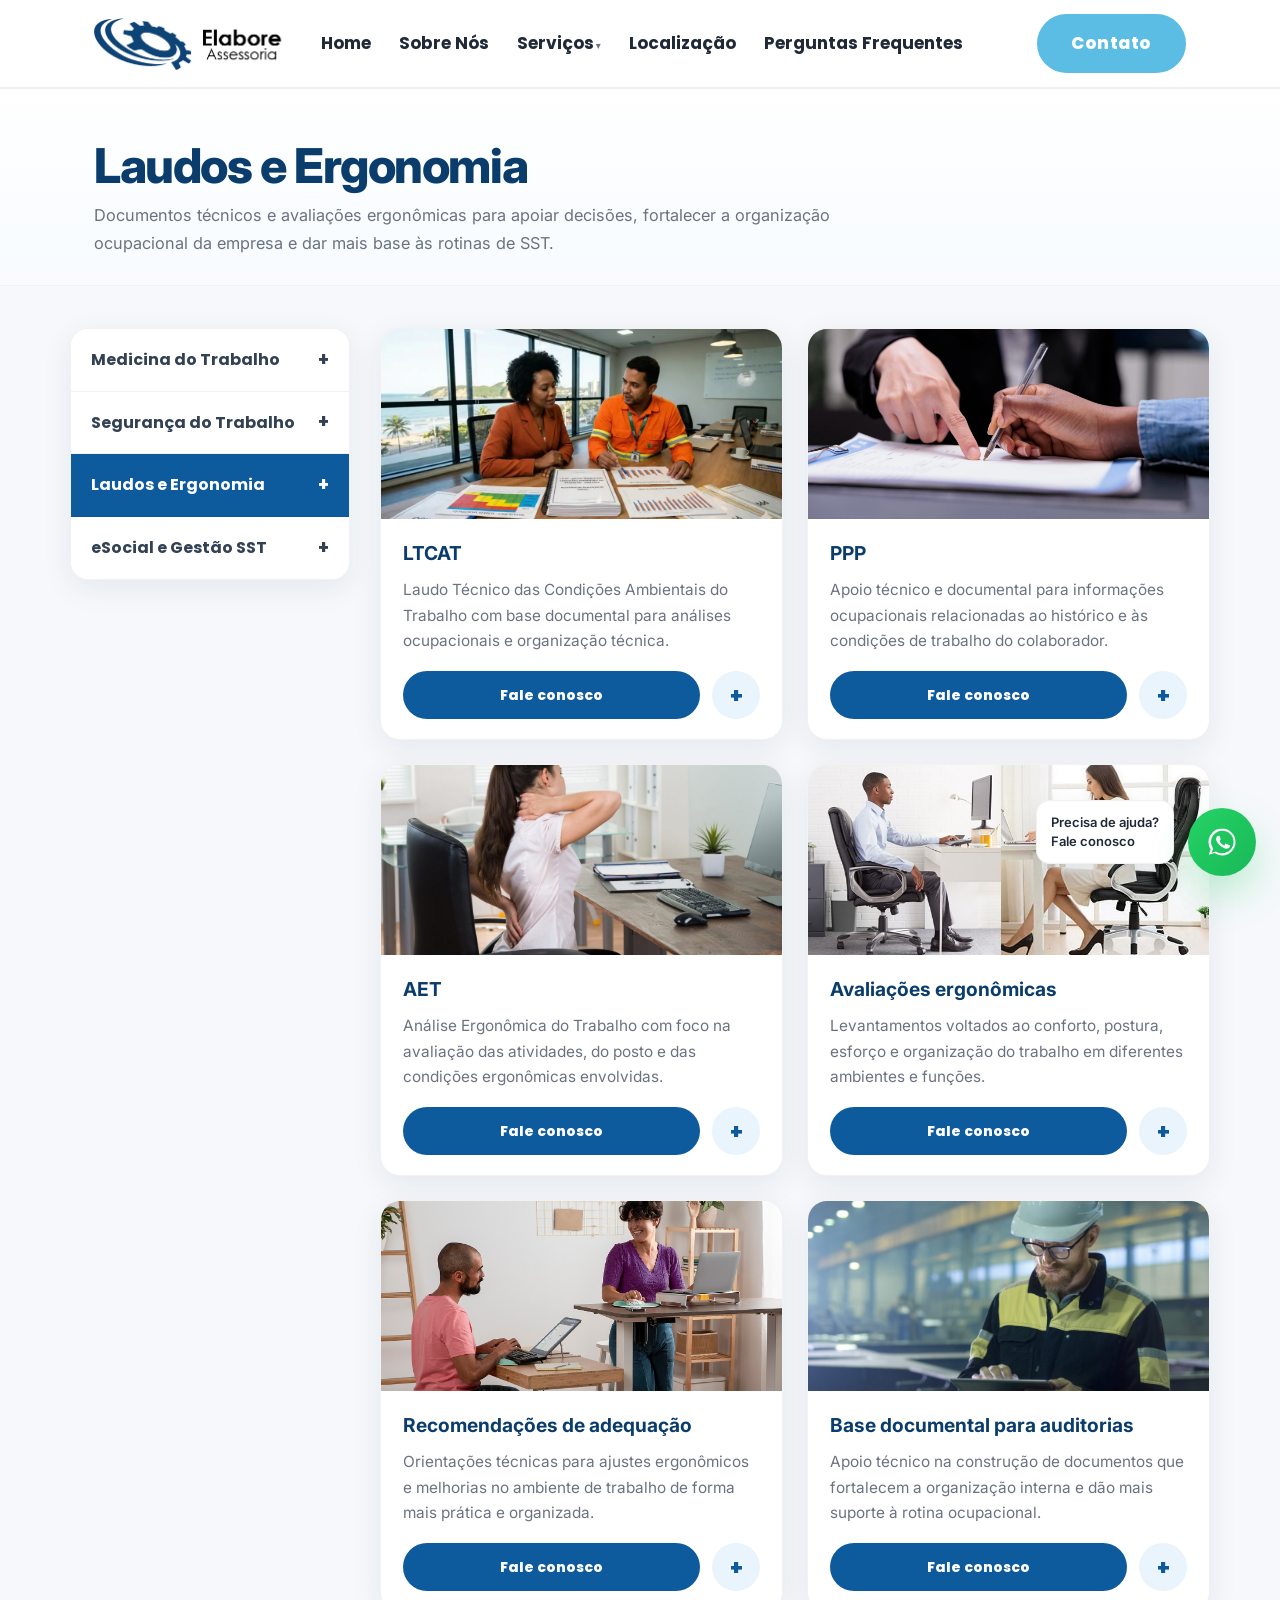
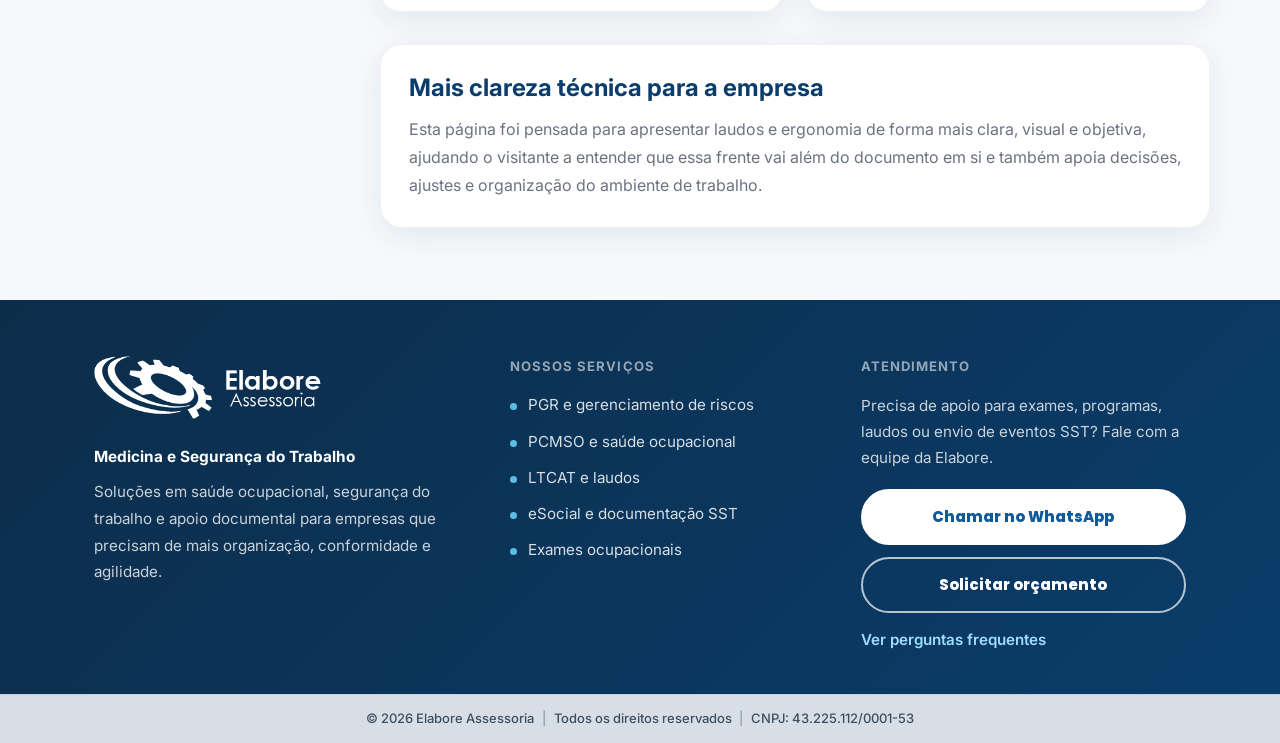
<file: laudos-e-ergonomia.html>
<!DOCTYPE html>
<html lang="pt-br">
<head>
    <meta charset="UTF-8">
    <meta name="viewport" content="width=device-width, initial-scale=1.0">
    <title>Laudos e Ergonomia — Elabore Assessoria</title>
    <link rel="stylesheet" href="style.css">
</head>
<body>

    <div class="site-head site-head--top">
        <header class="main-header">
            <div class="container header-inner">
                <a href="index.html#inicio" class="logo-area" aria-label="Elabore Assessoria — início">
                    <img src="logo.png" alt="Elabore Assessoria" class="logo-img" width="200" height="56" decoding="async">
                </a>

                <button class="menu-toggle" type="button" aria-label="Abrir menu" aria-expanded="false">
                    <span></span>
                    <span></span>
                    <span></span>
                </button>

               <nav class="navigation" aria-label="Principal">
                    <ul>
                        <li><a href="index.html#inicio">Home</a></li>
                        <li><a href="index.html#sobre">Sobre Nós</a></li>
                        <li class="nav-dropdown">
                            <a href="medicina-do-trabalho.html" class="nav-dropdown-trigger">Serviços</a>
                            <ul class="nav-dropdown-menu" role="menu">
                                <li><a href="medicina-do-trabalho.html" role="menuitem">Medicina do Trabalho</a></li>
                                <li><a href="seguranca-do-trabalho.html" role="menuitem">Segurança do Trabalho</a></li>
                                <li><a href="laudos-e-ergonomia.html" role="menuitem">Laudos e Ergonomia</a></li>
                                <li><a href="esocial-e-gestao-sst.html" role="menuitem">eSocial e Gestão SST</a></li>
                            </ul>
                        </li>
                        <li><a href="index.html#localizacao">Localização</a></li>
                        <li><a href="faq.html">Perguntas Frequentes</a></li>
                    </ul>
                </nav>

                <div class="header-cta">
                    <a href="contato.html" class="btn-contato-header">Contato</a>
                </div>
            </div>
        </header>
    </div>

    <main class="service-page-opus">
        <section class="service-page-top">
            <div class="container">
                <h1>Laudos e Ergonomia</h1>
                <p>
                    Documentos técnicos e avaliações ergonômicas para apoiar decisões, fortalecer a organização
                    ocupacional da empresa e dar mais base às rotinas de SST.
                </p>
            </div>
        </section>

        <section>
            <div class="container service-page-layout">

                <aside class="service-side-menu">
                    <a href="medicina-do-trabalho.html">Medicina do Trabalho <span>+</span></a>
                    <a href="seguranca-do-trabalho.html">Segurança do Trabalho <span>+</span></a>
                    <a href="laudos-e-ergonomia.html" class="active">Laudos e Ergonomia <span>+</span></a>
                    <a href="esocial-e-gestao-sst.html">eSocial e Gestão SST <span>+</span></a>
                </aside>

                <div>
                    <div class="service-cards-grid">

    <!-- LTCAT -->
    <article class="service-mini-card">
        <div class="service-mini-card-media has-image" style="background-image: url('ltcat.jpg');"></div>
        <div class="service-mini-card-body">
            <h3>LTCAT</h3>
            <p>
                Laudo Técnico das Condições Ambientais do Trabalho com base documental
                para análises ocupacionais e organização técnica.
            </p>
            <div class="service-mini-card-actions">
                <a href="contato.html" class="btn-card-primary">Fale conosco</a>
                <button
                    type="button"
                    class="btn-card-secondary open-service-modal"
                    data-title="LTCAT"
                    data-image="ltcat.jpg"
                    data-text="O LTCAT reúne informações técnicas importantes sobre as condições ambientais do trabalho e ajuda a empresa a manter uma base documental mais estruturada para demandas ocupacionais e análises relacionadas ao ambiente laboral."
                    data-list="Laudo técnico ocupacional|Base documental para análises|Levantamento das condições ambientais|Apoio à organização técnica"
                    aria-label="Abrir detalhes do LTCAT"
                >+</button>
            </div>
        </div>
    </article>

    <!-- PPP -->
    <article class="service-mini-card">
        <div class="service-mini-card-media has-image" style="background-image: url('ppp.jpg');"></div>
        <div class="service-mini-card-body">
            <h3>PPP</h3>
            <p>
                Apoio técnico e documental para informações ocupacionais relacionadas
                ao histórico e às condições de trabalho do colaborador.
            </p>
            <div class="service-mini-card-actions">
                <a href="contato.html" class="btn-card-primary">Fale conosco</a>
                <button
                    type="button"
                    class="btn-card-secondary open-service-modal"
                    data-title="PPP — Perfil Profissiográfico Previdenciário"
                    data-image="ppp.jpg"
                    data-text="O PPP depende de informações ocupacionais organizadas e coerentes. O apoio técnico nessa frente ajuda a empresa a estruturar melhor os dados utilizados, mantendo mais clareza na documentação relacionada ao histórico laboral."
                    data-list="Suporte técnico para PPP|Organização das informações ocupacionais|Mais coerência documental|Apoio à rotina da empresa"
                    aria-label="Abrir detalhes do PPP"
                >+</button>
            </div>
        </div>
    </article>

    <!-- AET -->
    <article class="service-mini-card">
        <div class="service-mini-card-media has-image" style="background-image: url('aet.jpg');"></div>
        <div class="service-mini-card-body">
            <h3>AET</h3>
            <p>
                Análise Ergonômica do Trabalho com foco na avaliação das atividades,
                do posto e das condições ergonômicas envolvidas.
            </p>
            <div class="service-mini-card-actions">
                <a href="contato.html" class="btn-card-primary">Fale conosco</a>
                <button
                    type="button"
                    class="btn-card-secondary open-service-modal"
                    data-title="AET — Análise Ergonômica do Trabalho"
                    data-image="aet.jpg"
                    data-text="A AET observa a atividade realizada, o posto de trabalho e as condições ergonômicas envolvidas, ajudando a empresa a identificar pontos de melhoria e estruturar ajustes mais adequados à rotina operacional."
                    data-list="Análise da atividade|Avaliação do posto de trabalho|Leitura das condições ergonômicas|Base para recomendações de adequação"
                    aria-label="Abrir detalhes da AET"
                >+</button>
            </div>
        </div>
    </article>

    <!-- Avaliações ergonômicas -->
    <article class="service-mini-card">
        <div class="service-mini-card-media has-image" style="background-image: url('ava-erg.jpg');"></div>
        <div class="service-mini-card-body">
            <h3>Avaliações ergonômicas</h3>
            <p>
                Levantamentos voltados ao conforto, postura, esforço e organização do
                trabalho em diferentes ambientes e funções.
            </p>
            <div class="service-mini-card-actions">
                <a href="contato.html" class="btn-card-primary">Fale conosco</a>
                <button
                    type="button"
                    class="btn-card-secondary open-service-modal"
                    data-title="Avaliações ergonômicas"
                    data-image="ava-erg.jpg"
                    data-text="As avaliações ergonômicas ajudam a entender como o trabalho está sendo realizado na prática e contribuem para identificar oportunidades de melhoria ligadas a conforto, postura, esforço e adequação do ambiente."
                    data-list="Levantamentos ergonômicos|Observação prática do trabalho|Apoio à melhoria do ambiente|Mais conforto e organização ocupacional"
                    aria-label="Abrir detalhes das avaliações ergonômicas"
                >+</button>
            </div>
        </div>
    </article>

    <!-- Recomendações de adequação -->
    <article class="service-mini-card">
        <div class="service-mini-card-media has-image" style="background-image: url('erg-adequa.jpg');"></div>
        <div class="service-mini-card-body">
            <h3>Recomendações de adequação</h3>
            <p>
                Orientações técnicas para ajustes ergonômicos e melhorias no ambiente
                de trabalho de forma mais prática e organizada.
            </p>
            <div class="service-mini-card-actions">
                <a href="contato.html" class="btn-card-primary">Fale conosco</a>
                <button
                    type="button"
                    class="btn-card-secondary open-service-modal"
                    data-title="Recomendações de adequação ergonômica"
                    data-image="erg-adequa.jpg"
                    data-text="Após a análise ergonômica e os levantamentos técnicos, a empresa pode receber recomendações voltadas à melhoria do posto, da organização da atividade e das condições gerais de trabalho, favorecendo conforto e prevenção."
                    data-list="Orientações para ajustes|Melhoria do posto de trabalho|Mais conforto ocupacional|Apoio preventivo"
                    aria-label="Abrir detalhes das recomendações de adequação"
                >+</button>
            </div>
        </div>
    </article>

    <!-- Base documental para auditorias -->
    <article class="service-mini-card">
        <div class="service-mini-card-media has-image" style="background-image: url('auditoria.jpg');"></div>
        <div class="service-mini-card-body">
            <h3>Base documental para auditorias</h3>
            <p>
                Apoio técnico na construção de documentos que fortalecem a organização
                interna e dão mais suporte à rotina ocupacional.
            </p>
            <div class="service-mini-card-actions">
                <a href="contato.html" class="btn-card-primary">Fale conosco</a>
                <button
                    type="button"
                    class="btn-card-secondary open-service-modal"
                    data-title="Base documental para auditorias e rotina técnica"
                    data-image="auditoria.jpg"
                    data-text="Laudos e avaliações bem estruturados ajudam a empresa a manter uma base técnica mais sólida, melhorando a organização documental, o acesso às informações e o suporte a demandas internas e externas."
                    data-list="Documentos mais organizados|Suporte à rotina ocupacional|Mais clareza técnica|Apoio a auditorias e consultas"
                    aria-label="Abrir detalhes da base documental"
                >+</button>
            </div>
        </div>
    </article>

</div>

                    <div class="service-extra-info">
                        <h2>Mais clareza técnica para a empresa</h2>
                        <p>
                            Esta página foi pensada para apresentar laudos e ergonomia de forma mais clara,
                            visual e objetiva, ajudando o visitante a entender que essa frente vai além do documento
                            em si e também apoia decisões, ajustes e organização do ambiente de trabalho.
                        </p>
                    </div>
                </div>

            </div>
        </section>
    </main>

    <div class="service-modal" id="serviceModal" aria-hidden="true">
        <div class="service-modal-box">
            <button class="service-modal-close" id="serviceModalClose" aria-label="Fechar modal">✕</button>

            <div class="service-modal-image" id="serviceModalImage"></div>

            <div class="service-modal-content">
                <h3 id="serviceModalTitle"></h3>
                <p id="serviceModalText"></p>
                <ul class="service-modal-list" id="serviceModalList"></ul>
                <a href="contato.html" class="btn-solid-blue">Solicitar atendimento</a>
            </div>
        </div>
    </div>

       <footer class="site-footer">
        <div class="container footer-grid">
            <div class="footer-brand">
                <a href="index.html#inicio" class="footer-logo" aria-label="Elabore Assessoria - início">
                    <img src="toda-branca.png" alt="Elabore Assessoria" class="footer-logo-img">
                </a>

                <p class="footer-brand-subtitle">Medicina e Segurança do Trabalho</p>

                <p class="footer-brand-text">
                    Soluções em saúde ocupacional, segurança do trabalho e apoio documental
                    para empresas que precisam de mais organização, conformidade e agilidade.
                </p>
            </div>

            <div class="footer-col">
                <h3>Nossos serviços</h3>
                <ul class="footer-links-list">
                    <li>PGR e gerenciamento de riscos</li>
                    <li>PCMSO e saúde ocupacional</li>
                    <li>LTCAT e laudos</li>
                    <li>eSocial e documentação SST</li>
                    <li>Exames ocupacionais</li>
                </ul>
            </div>

            <div class="footer-col footer-col--cta">
                <h3>Atendimento</h3>
                <p>
                    Precisa de apoio para exames, programas, laudos ou envio de eventos SST?
                    Fale com a equipe da Elabore.
                </p>

                <div class="footer-actions">
                    <a href="https://wa.me/5527996065220" target="_blank" rel="noopener" class="footer-action-btn">
                        Chamar no WhatsApp
                    </a>

                    <a href="contato.html" class="footer-action-btn footer-action-btn--secondary">
                        Solicitar orçamento
                    </a>
                </div>

                <a href="faq.html" class="footer-mini-link">Ver perguntas frequentes</a>
            </div>
        </div>

        <div class="footer-bottom">
            <div class="container footer-bottom-inner">
                <p class="footer-legal">
                    © <span id="year"></span> Elabore Assessoria
                    <span class="footer-legal-sep" aria-hidden="true">|</span>
                    Todos os direitos reservados
                    <span class="footer-legal-sep" aria-hidden="true">|</span>
                    CNPJ: 43.225.112/0001-53
                </p>
            </div>
        </div>
    </footer>


    <div class="wa-widget-container">
        <div id="wa-popup" class="wa-popup" aria-hidden="true">
            <div class="wa-popup-card">
                <button type="button" id="wa-popup-close" class="wa-popup-close" aria-label="Fechar atendimento">
                    <span></span>
                    <span></span>
                </button>

                <div class="wa-popup-header">
                    <div class="wa-popup-brand">
                        <div class="wa-brand-badge">
                            <img src="logoo.png" alt="Elabore Assessoria">
                        </div>
                        <div class="wa-header-texts">
                            <strong>Fale com a Elabore</strong>
                            <p>Escolha um atendimento e continue no WhatsApp.</p>
                        </div>
                    </div>
                </div>

                <div class="wa-popup-body">
                    <p class="wa-popup-info">Atendimento rápido para dúvidas, agendamentos e orçamentos.</p>

                    <a
                        href="https://wa.me/5527996065220?text=Olá! Gostaria de mais informações sobre Laudos e Ergonomia."
                        target="_blank"
                        rel="noopener"
                        class="wa-contact-item"
                    >
                        <div class="wa-contact-avatar">
                            <img src="logoo.png" alt="Elabore Assessoria">
                        </div>

                        <div class="wa-contact-info">
                            <strong>Atendimento Geral</strong>
                            <span>Dúvidas, agendamentos e orientações</span>
                        </div>

                        <div class="wa-contact-status">
                            <small>Online</small>
                        </div>
                    </a>

                    <a
                        href="https://wa.me/5527996065220?text=Olá! Quero solicitar um orçamento da área de Laudos e Ergonomia."
                        target="_blank"
                        rel="noopener"
                        class="wa-contact-item"
                    >
                        <div class="wa-contact-avatar">
                            <img src="logoo.png" alt="Elabore Assessoria">
                        </div>

                        <div class="wa-contact-info">
                            <strong>Comercial</strong>
                            <span>Orçamentos e propostas</span>
                        </div>

                        <div class="wa-contact-status">
                            <small>Online</small>
                        </div>
                    </a>
                </div>
            </div>
        </div>

        <div id="wa-tooltip" class="wa-tooltip">
            Precisa de ajuda?<br>Fale conosco
        </div>

        <button id="wa-toggle-btn" class="wa-toggle-btn" aria-label="Abrir atendimento no WhatsApp" aria-expanded="false">
            <svg id="wa-icon-logo" viewBox="0 0 32 32" fill="currentColor" xmlns="http://www.w3.org/2000/svg" aria-hidden="true">
                <path d="M16.05 2.5a13.5 13.5 0 0 0-11.4 20.73l-1.89 5.58 5.72-1.86A13.43 13.43 0 0 0 16 29.5a13.5 13.5 0 0 0 0-27zm0 24.75a11.17 11.17 0 0 1-5.71-1.57l-.41-.24-4.24 1.38 1.4-4.14-.26-.42a11.23 11.23 0 0 1-1.78-6.1A11.26 11.26 0 1 1 16.05 27.25zm6.18-8.44c-.34-.17-2-.99-2.31-1.1s-.54-.17-.76.17-.87 1.1-.1 1.43c-.22.33-.45.39-.79.22s-1.43-.53-2.73-1.69c-1-1-1.68-2.22-1.88-2.55s-.02-.5.15-.67c.15-.15.34-.39.51-.59.17-.19.22-.34.34-.56.11-.22.06-.42-.03-.59s-.76-1.84-1.04-2.52c-.28-.66-.56-.57-.76-.58s-.42-.01-.65-.01a1.25 1.25 0 0 0-.9.42c-.31.34-1.19 1.16-1.19 2.84s1.22 3.3 1.39 3.53 2.41 3.68 5.84 5.16c.82.35 1.46.56 1.96.72.82.26 1.57.22 2.16.13.66-.1 2-.82 2.28-1.6.28-.79.28-1.46.2-1.6s-.31-.23-.65-.4z"/>
            </svg>

            <svg id="wa-icon-close" viewBox="0 0 24 24" fill="none" stroke="currentColor" stroke-width="2.4" stroke-linecap="round" stroke-linejoin="round" aria-hidden="true">
                <line x1="18" y1="6" x2="6" y2="18"></line>
                <line x1="6" y1="6" x2="18" y2="18"></line>
            </svg>
        </button>
    </div>

    <script>
        (function () {
            var yearEl = document.getElementById('year');
            if (yearEl) yearEl.textContent = new Date().getFullYear();
        })();
    </script>

    <script>
        (function () {
            var head = document.querySelector('.site-head');
            if (!head) return;
            var limite = 12;

            function atualizarTopo() {
                if (window.scrollY <= limite) {
                    head.classList.add('site-head--top');
                } else {
                    head.classList.remove('site-head--top');
                }
            }

            atualizarTopo();
            window.addEventListener('scroll', atualizarTopo, { passive: true });
            window.addEventListener('resize', atualizarTopo);
        })();
    </script>

    <script>
        (function () {
            var modal = document.getElementById('serviceModal');
            var modalClose = document.getElementById('serviceModalClose');
            var modalTitle = document.getElementById('serviceModalTitle');
            var modalText = document.getElementById('serviceModalText');
            var modalImage = document.getElementById('serviceModalImage');
            var modalList = document.getElementById('serviceModalList');
            var buttons = document.querySelectorAll('.open-service-modal');

            if (!modal || !modalClose || !buttons.length) return;

            function abrirModal(button) {
                var title = button.getAttribute('data-title') || '';
                var text = button.getAttribute('data-text') || '';
                var image = button.getAttribute('data-image') || '';
                var list = (button.getAttribute('data-list') || '').split('|');

                modalTitle.textContent = title;
                modalText.textContent = text;
                modalImage.style.backgroundImage = image ? "url('" + image + "')" : "";
                modalImage.classList.toggle('has-image', !!image);

                modalList.innerHTML = '';
                list.forEach(function (item) {
                    if (!item.trim()) return;
                    var li = document.createElement('li');
                    li.textContent = item.trim();
                    modalList.appendChild(li);
                });

                modal.classList.add('active');
                modal.setAttribute('aria-hidden', 'false');
                document.body.style.overflow = 'hidden';
            }

            function fecharModal() {
                modal.classList.remove('active');
                modal.setAttribute('aria-hidden', 'true');
                document.body.style.overflow = '';
            }

            buttons.forEach(function (button) {
                button.addEventListener('click', function () {
                    abrirModal(button);
                });
            });

            modalClose.addEventListener('click', fecharModal);

            modal.addEventListener('click', function (event) {
                if (event.target === modal) {
                    fecharModal();
                }
            });

            document.addEventListener('keydown', function (event) {
                if (event.key === 'Escape' && modal.classList.contains('active')) {
                    fecharModal();
                }
            });
        })();
    </script>

    <script>
        (function () {
            const waToggleBtn = document.getElementById('wa-toggle-btn');
            const waPopup = document.getElementById('wa-popup');
            const waTooltip = document.getElementById('wa-tooltip');
            const waIconLogo = document.getElementById('wa-icon-logo');
            const waIconClose = document.getElementById('wa-icon-close');
            const waPopupClose = document.getElementById('wa-popup-close');

            if (!waToggleBtn || !waPopup || !waTooltip || !waIconLogo || !waIconClose || !waPopupClose) return;

            function openPopup() {
                waPopup.classList.add('active');
                waTooltip.classList.add('hidden');
                waToggleBtn.classList.add('active');
                waToggleBtn.setAttribute('aria-expanded', 'true');
                waPopup.setAttribute('aria-hidden', 'false');
                waIconLogo.style.display = 'none';
                waIconClose.style.display = 'block';
            }

            function closePopup() {
                waPopup.classList.remove('active');
                waToggleBtn.classList.remove('active');
                waToggleBtn.setAttribute('aria-expanded', 'false');
                waPopup.setAttribute('aria-hidden', 'true');
                waIconLogo.style.display = 'block';
                waIconClose.style.display = 'none';

                if (window.innerWidth > 640) {
                    waTooltip.classList.remove('hidden');
                }
            }

            function togglePopup() {
                if (waPopup.classList.contains('active')) {
                    closePopup();
                } else {
                    openPopup();
                }
            }

            waToggleBtn.addEventListener('click', togglePopup);
            waPopupClose.addEventListener('click', closePopup);

            document.addEventListener('click', function (event) {
                const clickedInsideWidget = event.target.closest('.wa-widget-container');
                if (!clickedInsideWidget && waPopup.classList.contains('active')) {
                    closePopup();
                }
            });

            window.addEventListener('load', function () {
                if (window.innerWidth > 640) {
                    setTimeout(function () {
                        waTooltip.classList.remove('hidden');
                    }, 900);
                }
            });
        })();
    </script>

    <script>
        (function () {
            const toggle = document.querySelector('.menu-toggle');
            const nav = document.querySelector('.navigation');
            const cta = document.querySelector('.header-cta');
            const navLinks = document.querySelectorAll('.navigation a');

            if (!toggle || !nav || !cta) return;

            function abrirMenu() {
                nav.classList.add('is-open');
                cta.classList.add('menu-cta-open');
                toggle.setAttribute('aria-expanded', 'true');
            }

            function fecharMenu() {
                nav.classList.remove('is-open');
                cta.classList.remove('menu-cta-open');
                toggle.setAttribute('aria-expanded', 'false');
            }

            toggle.addEventListener('click', function () {
                const aberto = nav.classList.contains('is-open');

                if (aberto) {
                    fecharMenu();
                } else {
                    abrirMenu();
                }
            });

            navLinks.forEach(function (link) {
                link.addEventListener('click', function () {
                    if (window.innerWidth <= 1024) {
                        fecharMenu();
                    }
                });
            });

            window.addEventListener('resize', function () {
                if (window.innerWidth > 1024) {
                    fecharMenu();
                }
            });
        })();
    </script>
</body>
</html>
</file>
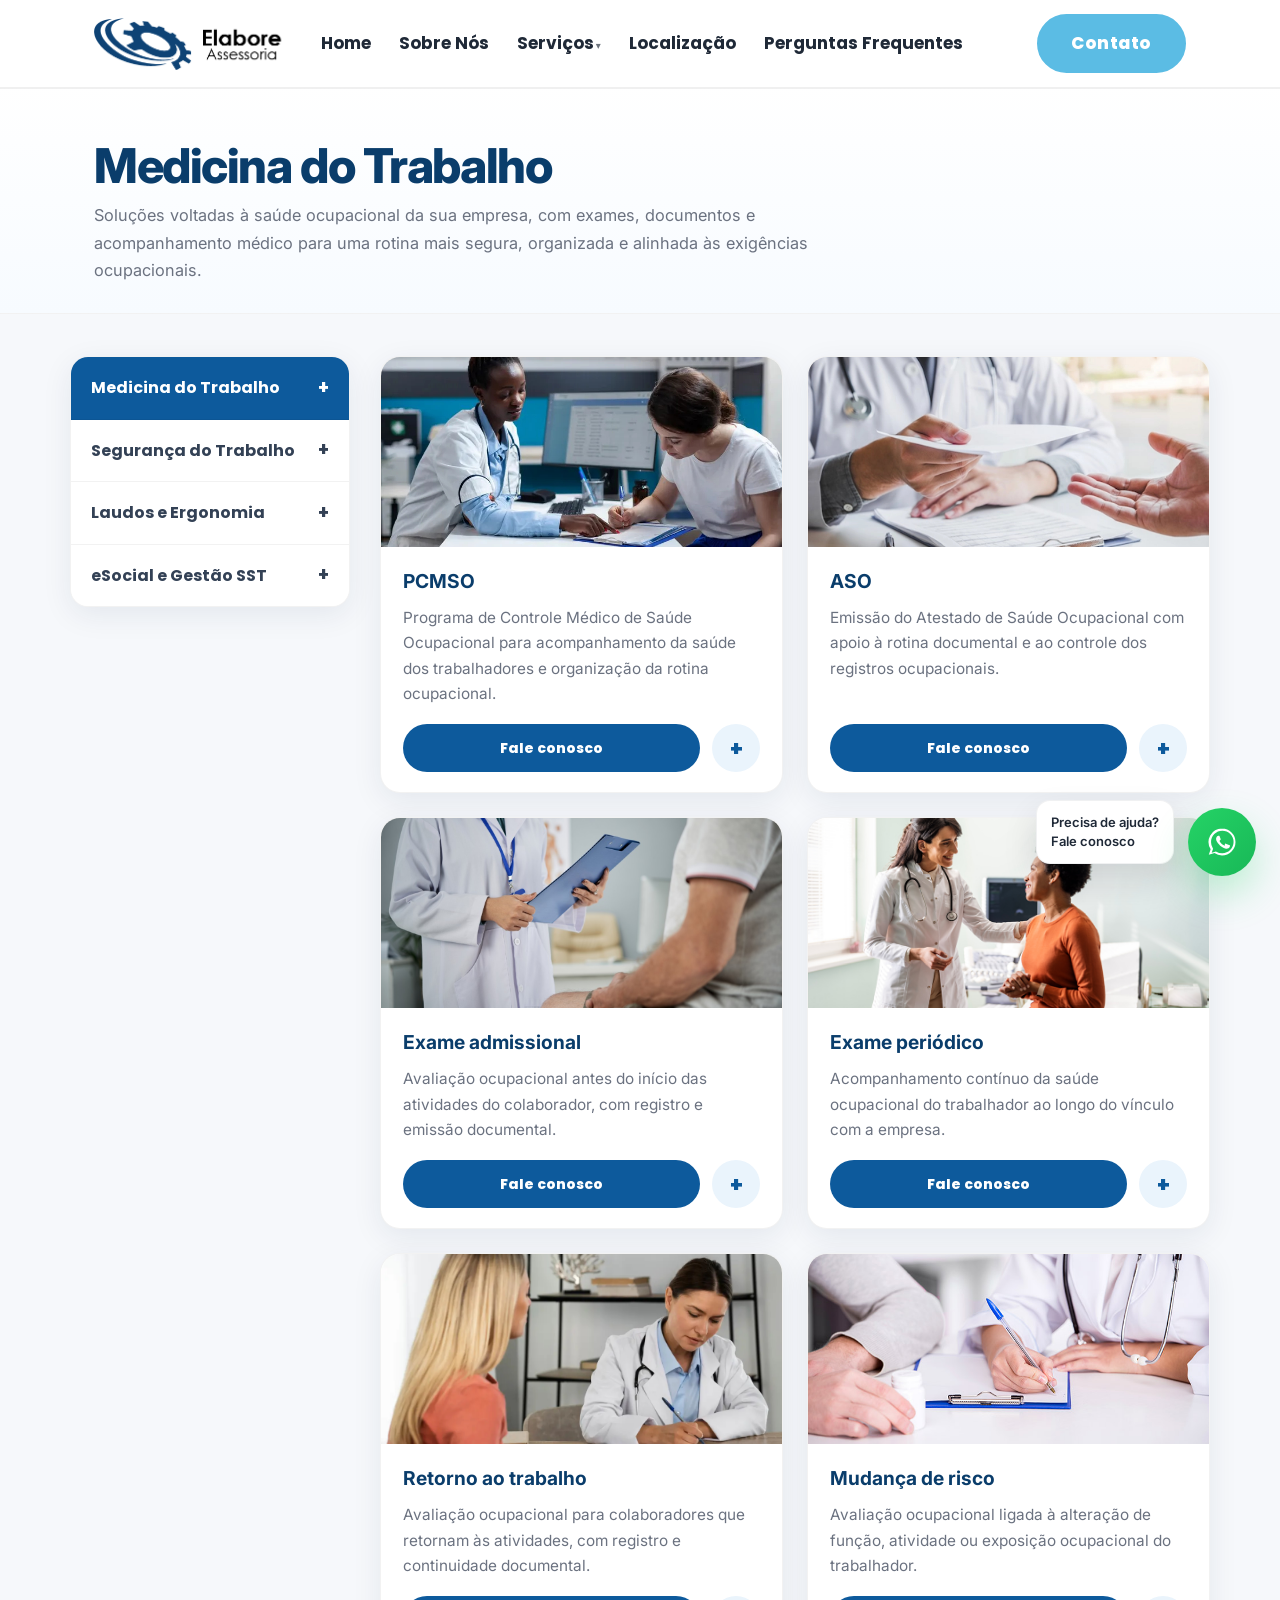
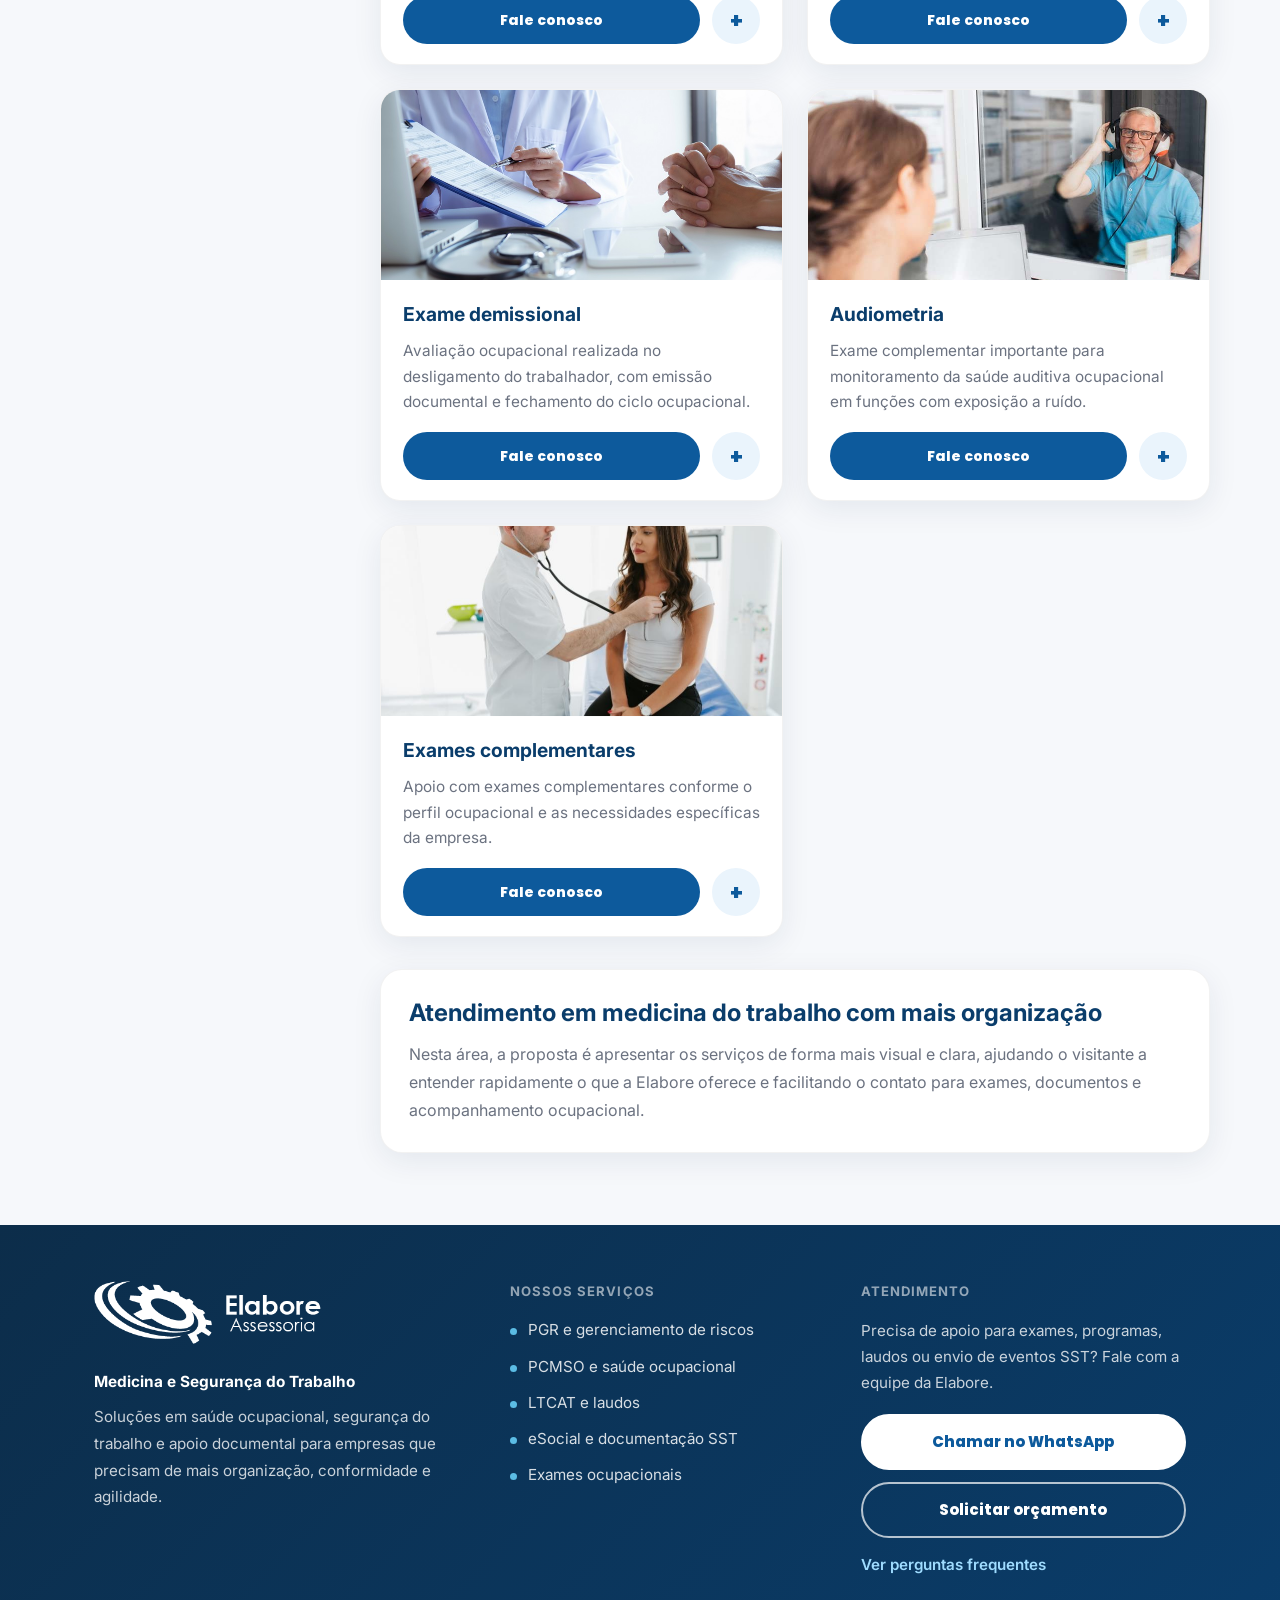
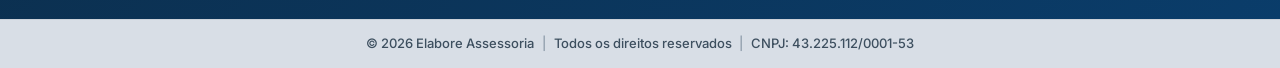
<file: medicina-do-trabalho.html>
<!DOCTYPE html>
<html lang="pt-br">
<head>
    <meta charset="UTF-8">
    <meta name="viewport" content="width=device-width, initial-scale=1.0">
    <title>Medicina do Trabalho — Elabore Assessoria</title>
    <link rel="stylesheet" href="style.css">
</head>
<body>

    <div class="site-head site-head--top">
        <header class="main-header">
            <div class="container header-inner">
                <a href="index.html#inicio" class="logo-area" aria-label="Elabore Assessoria — início">
                    <img src="logo.png" alt="Elabore Assessoria" class="logo-img" width="200" height="56" decoding="async">
                </a>

                <button class="menu-toggle" type="button" aria-label="Abrir menu" aria-expanded="false">
                    <span></span>
                    <span></span>
                    <span></span>
                </button>

                <nav class="navigation" aria-label="Principal">
                    <ul>
                        <li><a href="index.html#inicio">Home</a></li>
                        <li><a href="index.html#sobre">Sobre Nós</a></li>
                        <li class="nav-dropdown">
                            <a href="medicina-do-trabalho.html" class="nav-dropdown-trigger">Serviços</a>
                            <ul class="nav-dropdown-menu" role="menu">
                                <li><a href="medicina-do-trabalho.html" role="menuitem">Medicina do Trabalho</a></li>
                                <li><a href="seguranca-do-trabalho.html" role="menuitem">Segurança do Trabalho</a></li>
                                <li><a href="laudos-e-ergonomia.html" role="menuitem">Laudos e Ergonomia</a></li>
                                <li><a href="esocial-e-gestao-sst.html" role="menuitem">eSocial e Gestão SST</a></li>
                            </ul>
                        </li>
                        <li><a href="index.html#localizacao">Localização</a></li>
                        <li><a href="faq.html">Perguntas Frequentes</a></li>
                    </ul>
                </nav>

                <div class="header-cta">
                    <a href="contato.html" class="btn-contato-header">Contato</a>
                </div>
            </div>
        </header>
    </div>

    <main class="service-page-opus">
        <section class="service-page-top">
            <div class="container">
                <h1>Medicina do Trabalho</h1>
                <p>
                    Soluções voltadas à saúde ocupacional da sua empresa, com exames, documentos e acompanhamento
                    médico para uma rotina mais segura, organizada e alinhada às exigências ocupacionais.
                </p>
            </div>
        </section>

        <section>
            <div class="container service-page-layout">

                <aside class="service-side-menu">
                    <a href="medicina-do-trabalho.html" class="active">Medicina do Trabalho <span>+</span></a>
                    <a href="seguranca-do-trabalho.html">Segurança do Trabalho <span>+</span></a>
                    <a href="laudos-e-ergonomia.html">Laudos e Ergonomia <span>+</span></a>
                    <a href="esocial-e-gestao-sst.html">eSocial e Gestão SST <span>+</span></a>
                </aside>

                <div>
                    <div class="service-cards-grid">

    <!-- PCMSO -->
    <article class="service-mini-card">
        <div class="service-mini-card-media has-image" style="background-image: url('pcm.jpg');"></div>
        <div class="service-mini-card-body">
            <h3>PCMSO</h3>
            <p>
                Programa de Controle Médico de Saúde Ocupacional para acompanhamento
                da saúde dos trabalhadores e organização da rotina ocupacional.
            </p>
            <div class="service-mini-card-actions">
                <a href="contato.html" class="btn-card-primary">Fale conosco</a>
                <button
                    type="button"
                    class="btn-card-secondary open-service-modal"
                    data-title="PCMSO"
                    data-image="pcm.jpg"
                    data-text="O PCMSO é uma das bases da saúde ocupacional da empresa. Ele ajuda a estruturar o acompanhamento médico dos trabalhadores, organizar a realização dos exames e manter a rotina ocupacional mais coerente com a realidade de cada função."
                    data-list="Coordenação médica ocupacional|Acompanhamento da saúde do trabalhador|Controle de exames periódicos|Integração com documentos de SST"
                    aria-label="Abrir detalhes do PCMSO"
                >+</button>
            </div>
        </div>
    </article>

    <!-- ASO -->
    <article class="service-mini-card">
        <div class="service-mini-card-media has-image" style="background-image: url('aso.jpg');"></div>
        <div class="service-mini-card-body">
            <h3>ASO</h3>
            <p>
                Emissão do Atestado de Saúde Ocupacional com apoio à rotina documental
                e ao controle dos registros ocupacionais.
            </p>
            <div class="service-mini-card-actions">
                <a href="contato.html" class="btn-card-primary">Fale conosco</a>
                <button
                    type="button"
                    class="btn-card-secondary open-service-modal"
                    data-title="ASO — Atestado de Saúde Ocupacional"
                    data-image="aso.jpg"
                    data-text="O ASO registra a aptidão ocupacional do trabalhador para determinada atividade e faz parte dos processos admissionais, periódicos, de retorno, mudança de risco e demissionais. É um documento central na rotina de medicina do trabalho."
                    data-list="Emissão de documento ocupacional|Apoio à rotina da empresa|Controle de vencimentos|Organização documental"
                    aria-label="Abrir detalhes do ASO"
                >+</button>
            </div>
        </div>
    </article>

    <!-- Exame admissional -->
    <article class="service-mini-card">
        <div class="service-mini-card-media has-image" style="background-image: url('adm.jpg');"></div>
        <div class="service-mini-card-body">
            <h3>Exame admissional</h3>
            <p>
                Avaliação ocupacional antes do início das atividades do colaborador,
                com registro e emissão documental.
            </p>
            <div class="service-mini-card-actions">
                <a href="contato.html" class="btn-card-primary">Fale conosco</a>
                <button
                    type="button"
                    class="btn-card-secondary open-service-modal"
                    data-title="Exame admissional"
                    data-image="adm.jpg"
                    data-text="O exame admissional faz parte da entrada do trabalhador na empresa e contribui para o início correto da rotina ocupacional, considerando a função, o perfil da atividade e a emissão do documento correspondente."
                    data-list="Avaliação prévia ao início das atividades|Registro ocupacional organizado|Integração com ASO|Apoio ao RH e à empresa"
                    aria-label="Abrir detalhes do exame admissional"
                >+</button>
            </div>
        </div>
    </article>

    <!-- Exame periódico -->
    <article class="service-mini-card">
        <div class="service-mini-card-media has-image" style="background-image: url('perio.jpg');"></div>
        <div class="service-mini-card-body">
            <h3>Exame periódico</h3>
            <p>
                Acompanhamento contínuo da saúde ocupacional do trabalhador ao longo
                do vínculo com a empresa.
            </p>
            <div class="service-mini-card-actions">
                <a href="contato.html" class="btn-card-primary">Fale conosco</a>
                <button
                    type="button"
                    class="btn-card-secondary open-service-modal"
                    data-title="Exame periódico"
                    data-image="perio.jpg"
                    data-text="O exame periódico ajuda no monitoramento contínuo da saúde ocupacional, compondo a rotina de acompanhamento médico do trabalhador conforme as necessidades da empresa e o perfil de risco da atividade."
                    data-list="Acompanhamento contínuo|Controle de vencimentos|Suporte ao PCMSO|Mais organização na rotina ocupacional"
                    aria-label="Abrir detalhes do exame periódico"
                >+</button>
            </div>
        </div>
    </article>

    <!-- Retorno ao trabalho -->
    <article class="service-mini-card">
        <div class="service-mini-card-media has-image" style="background-image: url('retorno.jpg');"></div>
        <div class="service-mini-card-body">
            <h3>Retorno ao trabalho</h3>
            <p>
                Avaliação ocupacional para colaboradores que retornam às atividades,
                com registro e continuidade documental.
            </p>
            <div class="service-mini-card-actions">
                <a href="contato.html" class="btn-card-primary">Fale conosco</a>
                <button
                    type="button"
                    class="btn-card-secondary open-service-modal"
                    data-title="Exame de retorno ao trabalho"
                    data-image="retorno.jpg"
                    data-text="O exame de retorno ao trabalho integra a rotina ocupacional quando o colaborador precisa ser reavaliado para retomar suas atividades, contribuindo para mais segurança e continuidade nos registros da empresa."
                    data-list="Avaliação no retorno às atividades|Registro atualizado|Continuidade da rotina ocupacional|Integração com ASO"
                    aria-label="Abrir detalhes do exame de retorno ao trabalho"
                >+</button>
            </div>
        </div>
    </article>

    <!-- Mudança de risco -->
    <article class="service-mini-card">
        <div class="service-mini-card-media has-image" style="background-image: url('avalia.jpg');"></div>
        <div class="service-mini-card-body">
            <h3>Mudança de risco</h3>
            <p>
                Avaliação ocupacional ligada à alteração de função, atividade
                ou exposição ocupacional do trabalhador.
            </p>
            <div class="service-mini-card-actions">
                <a href="contato.html" class="btn-card-primary">Fale conosco</a>
                <button
                    type="button"
                    class="btn-card-secondary open-service-modal"
                    data-title="Mudança de risco ocupacional"
                    data-image="avalia.jpg"
                    data-text="Quando há alteração relevante na função ou nas condições de exposição do trabalhador, a avaliação de mudança de risco ajuda a manter a documentação ocupacional coerente com a nova realidade da atividade exercida."
                    data-list="Avaliação ligada à mudança de função|Atualização da rotina ocupacional|Mais coerência documental|Integração com ASO e PCMSO"
                    aria-label="Abrir detalhes da mudança de risco"
                >+</button>
            </div>
        </div>
    </article>

    <!-- Exame demissional -->
    <article class="service-mini-card">
        <div class="service-mini-card-media has-image" style="background-image: url('demi.jpg');"></div>
        <div class="service-mini-card-body">
            <h3>Exame demissional</h3>
            <p>
                Avaliação ocupacional realizada no desligamento do trabalhador,
                com emissão documental e fechamento do ciclo ocupacional.
            </p>
            <div class="service-mini-card-actions">
                <a href="contato.html" class="btn-card-primary">Fale conosco</a>
                <button
                    type="button"
                    class="btn-card-secondary open-service-modal"
                    data-title="Exame demissional"
                    data-image="demi.jpg"
                    data-text="O exame demissional compõe o encerramento da rotina ocupacional do colaborador na empresa, garantindo o devido registro documental e a finalização correta desse ciclo no histórico ocupacional."
                    data-list="Avaliação no desligamento|Fechamento do ciclo ocupacional|Emissão documental|Apoio à organização interna"
                    aria-label="Abrir detalhes do exame demissional"
                >+</button>
            </div>
        </div>
    </article>

    <!-- Audiometria -->
    <article class="service-mini-card">
        <div class="service-mini-card-media has-image" style="background-image: url('audio.jpg');"></div>
        <div class="service-mini-card-body">
            <h3>Audiometria</h3>
            <p>
                Exame complementar importante para monitoramento da saúde auditiva
                ocupacional em funções com exposição a ruído.
            </p>
            <div class="service-mini-card-actions">
                <a href="contato.html" class="btn-card-primary">Fale conosco</a>
                <button
                    type="button"
                    class="btn-card-secondary open-service-modal"
                    data-title="Audiometria"
                    data-image="audio.jpg"
                    data-text="A audiometria pode compor a rotina de exames complementares da empresa, ajudando no acompanhamento da saúde auditiva dos trabalhadores e fortalecendo a organização da documentação ocupacional."
                    data-list="Exame complementar ocupacional|Monitoramento da saúde auditiva|Apoio à rotina de exames|Integração com ASO e PCMSO"
                    aria-label="Abrir detalhes da audiometria"
                >+</button>
            </div>
        </div>
    </article>

    <!-- Exames complementares -->
    <article class="service-mini-card">
        <div class="service-mini-card-media has-image" style="background-image: url('complementares.jpg');"></div>
        <div class="service-mini-card-body">
            <h3>Exames complementares</h3>
            <p>
                Apoio com exames complementares conforme o perfil ocupacional
                e as necessidades específicas da empresa.
            </p>
            <div class="service-mini-card-actions">
                <a href="contato.html" class="btn-card-primary">Fale conosco</a>
                <button
                    type="button"
                    class="btn-card-secondary open-service-modal"
                    data-title="Exames complementares"
                    data-image="complementares.jpg"
                    data-text="Além dos exames clínicos ocupacionais, a empresa pode necessitar de exames complementares conforme a atividade e os riscos envolvidos. Eles ajudam a tornar o acompanhamento da saúde ocupacional mais completo e bem estruturado."
                    data-list="Espirometria|ECG e EEG|Laboratoriais|Outros exames conforme necessidade"
                    aria-label="Abrir detalhes dos exames complementares"
                >+</button>
            </div>
        </div>
    </article>

</div>

                    <div class="service-extra-info">
                        <h2>Atendimento em medicina do trabalho com mais organização</h2>
                        <p>
                            Nesta área, a proposta é apresentar os serviços de forma mais visual e clara,
                            ajudando o visitante a entender rapidamente o que a Elabore oferece e facilitando
                            o contato para exames, documentos e acompanhamento ocupacional.
                        </p>
                    </div>
                </div>

            </div>
        </section>
    </main>

    <div class="service-modal" id="serviceModal" aria-hidden="true">
        <div class="service-modal-box">
            <button class="service-modal-close" id="serviceModalClose" aria-label="Fechar modal">✕</button>

            <div class="service-modal-image" id="serviceModalImage"></div>

            <div class="service-modal-content">
                <h3 id="serviceModalTitle"></h3>
                <p id="serviceModalText"></p>
                <ul class="service-modal-list" id="serviceModalList"></ul>
                <a href="contato.html" class="btn-solid-blue">Solicitar atendimento</a>
            </div>
        </div>
    </div>

       <footer class="site-footer">
        <div class="container footer-grid">
            <div class="footer-brand">
                <a href="index.html#inicio" class="footer-logo" aria-label="Elabore Assessoria - início">
                    <img src="toda-branca.png" alt="Elabore Assessoria" class="footer-logo-img">
                </a>

                <p class="footer-brand-subtitle">Medicina e Segurança do Trabalho</p>

                <p class="footer-brand-text">
                    Soluções em saúde ocupacional, segurança do trabalho e apoio documental
                    para empresas que precisam de mais organização, conformidade e agilidade.
                </p>
            </div>

            <div class="footer-col">
                <h3>Nossos serviços</h3>
                <ul class="footer-links-list">
                    <li>PGR e gerenciamento de riscos</li>
                    <li>PCMSO e saúde ocupacional</li>
                    <li>LTCAT e laudos</li>
                    <li>eSocial e documentação SST</li>
                    <li>Exames ocupacionais</li>
                </ul>
            </div>

            <div class="footer-col footer-col--cta">
                <h3>Atendimento</h3>
                <p>
                    Precisa de apoio para exames, programas, laudos ou envio de eventos SST?
                    Fale com a equipe da Elabore.
                </p>

                <div class="footer-actions">
                    <a href="https://wa.me/5527996065220" target="_blank" rel="noopener" class="footer-action-btn">
                        Chamar no WhatsApp
                    </a>

                    <a href="contato.html" class="footer-action-btn footer-action-btn--secondary">
                        Solicitar orçamento
                    </a>
                </div>

                <a href="faq.html" class="footer-mini-link">Ver perguntas frequentes</a>
            </div>
        </div>

        <div class="footer-bottom">
            <div class="container footer-bottom-inner">
                <p class="footer-legal">
                    © <span id="year"></span> Elabore Assessoria
                    <span class="footer-legal-sep" aria-hidden="true">|</span>
                    Todos os direitos reservados
                    <span class="footer-legal-sep" aria-hidden="true">|</span>
                    CNPJ: 43.225.112/0001-53
                </p>
            </div>
        </div>
    </footer>


    <div class="wa-widget-container">
        <div id="wa-popup" class="wa-popup" aria-hidden="true">
            <div class="wa-popup-card">
                <button type="button" id="wa-popup-close" class="wa-popup-close" aria-label="Fechar atendimento">
                    <span></span>
                    <span></span>
                </button>

                <div class="wa-popup-header">
                    <div class="wa-popup-brand">
                        <div class="wa-brand-badge">
                            <img src="logoo.png" alt="Elabore Assessoria">
                        </div>
                        <div class="wa-header-texts">
                            <strong>Fale com a Elabore</strong>
                            <p>Escolha um atendimento e continue no WhatsApp.</p>
                        </div>
                    </div>
                </div>

                <div class="wa-popup-body">
                    <p class="wa-popup-info">Atendimento rápido para dúvidas, agendamentos e orçamentos.</p>

                    <a
                        href="https://wa.me/5527996065220?text=Olá! Gostaria de mais informações sobre Medicina do Trabalho."
                        target="_blank"
                        rel="noopener"
                        class="wa-contact-item"
                    >
                        <div class="wa-contact-avatar">
                            <img src="logoo.png" alt="Elabore Assessoria">
                        </div>

                        <div class="wa-contact-info">
                            <strong>Atendimento Geral</strong>
                            <span>Dúvidas, agendamentos e orientações</span>
                        </div>

                        <div class="wa-contact-status">
                            <small>Online</small>
                        </div>
                    </a>

                    <a
                        href="https://wa.me/5527996065220?text=Olá! Quero solicitar um orçamento da área de Medicina do Trabalho."
                        target="_blank"
                        rel="noopener"
                        class="wa-contact-item"
                    >
                        <div class="wa-contact-avatar">
                            <img src="logoo.png" alt="Elabore Assessoria">
                        </div>

                        <div class="wa-contact-info">
                            <strong>Comercial</strong>
                            <span>Orçamentos e propostas</span>
                        </div>

                        <div class="wa-contact-status">
                            <small>Online</small>
                        </div>
                    </a>
                </div>
            </div>
        </div>

        <div id="wa-tooltip" class="wa-tooltip">
            Precisa de ajuda?<br>Fale conosco
        </div>

        <button id="wa-toggle-btn" class="wa-toggle-btn" aria-label="Abrir atendimento no WhatsApp" aria-expanded="false">
            <svg id="wa-icon-logo" viewBox="0 0 32 32" fill="currentColor" xmlns="http://www.w3.org/2000/svg" aria-hidden="true">
                <path d="M16.05 2.5a13.5 13.5 0 0 0-11.4 20.73l-1.89 5.58 5.72-1.86A13.43 13.43 0 0 0 16 29.5a13.5 13.5 0 0 0 0-27zm0 24.75a11.17 11.17 0 0 1-5.71-1.57l-.41-.24-4.24 1.38 1.4-4.14-.26-.42a11.23 11.23 0 0 1-1.78-6.1A11.26 11.26 0 1 1 16.05 27.25zm6.18-8.44c-.34-.17-2-.99-2.31-1.1s-.54-.17-.76.17-.87 1.1-.1 1.43c-.22.33-.45.39-.79.22s-1.43-.53-2.73-1.69c-1-1-1.68-2.22-1.88-2.55s-.02-.5.15-.67c.15-.15.34-.39.51-.59.17-.19.22-.34.34-.56.11-.22.06-.42-.03-.59s-.76-1.84-1.04-2.52c-.28-.66-.56-.57-.76-.58s-.42-.01-.65-.01a1.25 1.25 0 0 0-.9.42c-.31.34-1.19 1.16-1.19 2.84s1.22 3.3 1.39 3.53 2.41 3.68 5.84 5.16c.82.35 1.46.56 1.96.72.82.26 1.57.22 2.16.13.66-.1 2-.82 2.28-1.6.28-.79.28-1.46.2-1.6s-.31-.23-.65-.4z"/>
            </svg>

            <svg id="wa-icon-close" viewBox="0 0 24 24" fill="none" stroke="currentColor" stroke-width="2.4" stroke-linecap="round" stroke-linejoin="round" aria-hidden="true">
                <line x1="18" y1="6" x2="6" y2="18"></line>
                <line x1="6" y1="6" x2="18" y2="18"></line>
            </svg>
        </button>
    </div>

    <script>
        (function () {
            var yearEl = document.getElementById('year');
            if (yearEl) yearEl.textContent = new Date().getFullYear();
        })();
    </script>

    <script>
        (function () {
            var head = document.querySelector('.site-head');
            if (!head) return;
            var limite = 12;

            function atualizarTopo() {
                if (window.scrollY <= limite) {
                    head.classList.add('site-head--top');
                } else {
                    head.classList.remove('site-head--top');
                }
            }

            atualizarTopo();
            window.addEventListener('scroll', atualizarTopo, { passive: true });
            window.addEventListener('resize', atualizarTopo);
        })();
    </script>

    <script>
        (function () {
            var modal = document.getElementById('serviceModal');
            var modalClose = document.getElementById('serviceModalClose');
            var modalTitle = document.getElementById('serviceModalTitle');
            var modalText = document.getElementById('serviceModalText');
            var modalImage = document.getElementById('serviceModalImage');
            var modalList = document.getElementById('serviceModalList');
            var buttons = document.querySelectorAll('.open-service-modal');

            if (!modal || !modalClose || !buttons.length) return;

            function abrirModal(button) {
                var title = button.getAttribute('data-title') || '';
                var text = button.getAttribute('data-text') || '';
                var image = button.getAttribute('data-image') || '';
                var list = (button.getAttribute('data-list') || '').split('|');

                modalTitle.textContent = title;
                modalText.textContent = text;
                modalImage.style.backgroundImage = image ? "url('" + image + "')" : "";
                modalImage.classList.toggle('has-image', !!image);

                modalList.innerHTML = '';
                list.forEach(function (item) {
                    if (!item.trim()) return;
                    var li = document.createElement('li');
                    li.textContent = item.trim();
                    modalList.appendChild(li);
                });

                modal.classList.add('active');
                modal.setAttribute('aria-hidden', 'false');
                document.body.style.overflow = 'hidden';
            }

            function fecharModal() {
                modal.classList.remove('active');
                modal.setAttribute('aria-hidden', 'true');
                document.body.style.overflow = '';
            }

            buttons.forEach(function (button) {
                button.addEventListener('click', function () {
                    abrirModal(button);
                });
            });

            modalClose.addEventListener('click', fecharModal);

            modal.addEventListener('click', function (event) {
                if (event.target === modal) {
                    fecharModal();
                }
            });

            document.addEventListener('keydown', function (event) {
                if (event.key === 'Escape' && modal.classList.contains('active')) {
                    fecharModal();
                }
            });
        })();
    </script>

    <script>
        (function () {
            const waToggleBtn = document.getElementById('wa-toggle-btn');
            const waPopup = document.getElementById('wa-popup');
            const waTooltip = document.getElementById('wa-tooltip');
            const waIconLogo = document.getElementById('wa-icon-logo');
            const waIconClose = document.getElementById('wa-icon-close');
            const waPopupClose = document.getElementById('wa-popup-close');

            if (!waToggleBtn || !waPopup || !waTooltip || !waIconLogo || !waIconClose || !waPopupClose) return;

            function openPopup() {
                waPopup.classList.add('active');
                waTooltip.classList.add('hidden');
                waToggleBtn.classList.add('active');
                waToggleBtn.setAttribute('aria-expanded', 'true');
                waPopup.setAttribute('aria-hidden', 'false');
                waIconLogo.style.display = 'none';
                waIconClose.style.display = 'block';
            }

            function closePopup() {
                waPopup.classList.remove('active');
                waToggleBtn.classList.remove('active');
                waToggleBtn.setAttribute('aria-expanded', 'false');
                waPopup.setAttribute('aria-hidden', 'true');
                waIconLogo.style.display = 'block';
                waIconClose.style.display = 'none';

                if (window.innerWidth > 640) {
                    waTooltip.classList.remove('hidden');
                }
            }

            function togglePopup() {
                if (waPopup.classList.contains('active')) {
                    closePopup();
                } else {
                    openPopup();
                }
            }

            waToggleBtn.addEventListener('click', togglePopup);
            waPopupClose.addEventListener('click', closePopup);

            document.addEventListener('click', function (event) {
                const clickedInsideWidget = event.target.closest('.wa-widget-container');
                if (!clickedInsideWidget && waPopup.classList.contains('active')) {
                    closePopup();
                }
            });

            window.addEventListener('load', function () {
                if (window.innerWidth > 640) {
                    setTimeout(function () {
                        waTooltip.classList.remove('hidden');
                    }, 900);
                }
            });
        })();
    </script>

   <script>
        (function () {
            const toggle = document.querySelector('.menu-toggle');
            const nav = document.querySelector('.navigation');
            const cta = document.querySelector('.header-cta');
            const navLinks = document.querySelectorAll('.navigation a');

            if (!toggle || !nav || !cta) return;

            function abrirMenu() {
                nav.classList.add('is-open');
                cta.classList.add('menu-cta-open');
                toggle.setAttribute('aria-expanded', 'true');
            }

            function fecharMenu() {
                nav.classList.remove('is-open');
                cta.classList.remove('menu-cta-open');
                toggle.setAttribute('aria-expanded', 'false');
            }

            toggle.addEventListener('click', function () {
                const aberto = nav.classList.contains('is-open');

                if (aberto) {
                    fecharMenu();
                } else {
                    abrirMenu();
                }
            });

            navLinks.forEach(function (link) {
                link.addEventListener('click', function () {
                    if (window.innerWidth <= 1024) {
                        fecharMenu();
                    }
                });
            });

            window.addEventListener('resize', function () {
                if (window.innerWidth > 1024) {
                    fecharMenu();
                }
            });
        })();
    </script>
</body>
</html>
</file>
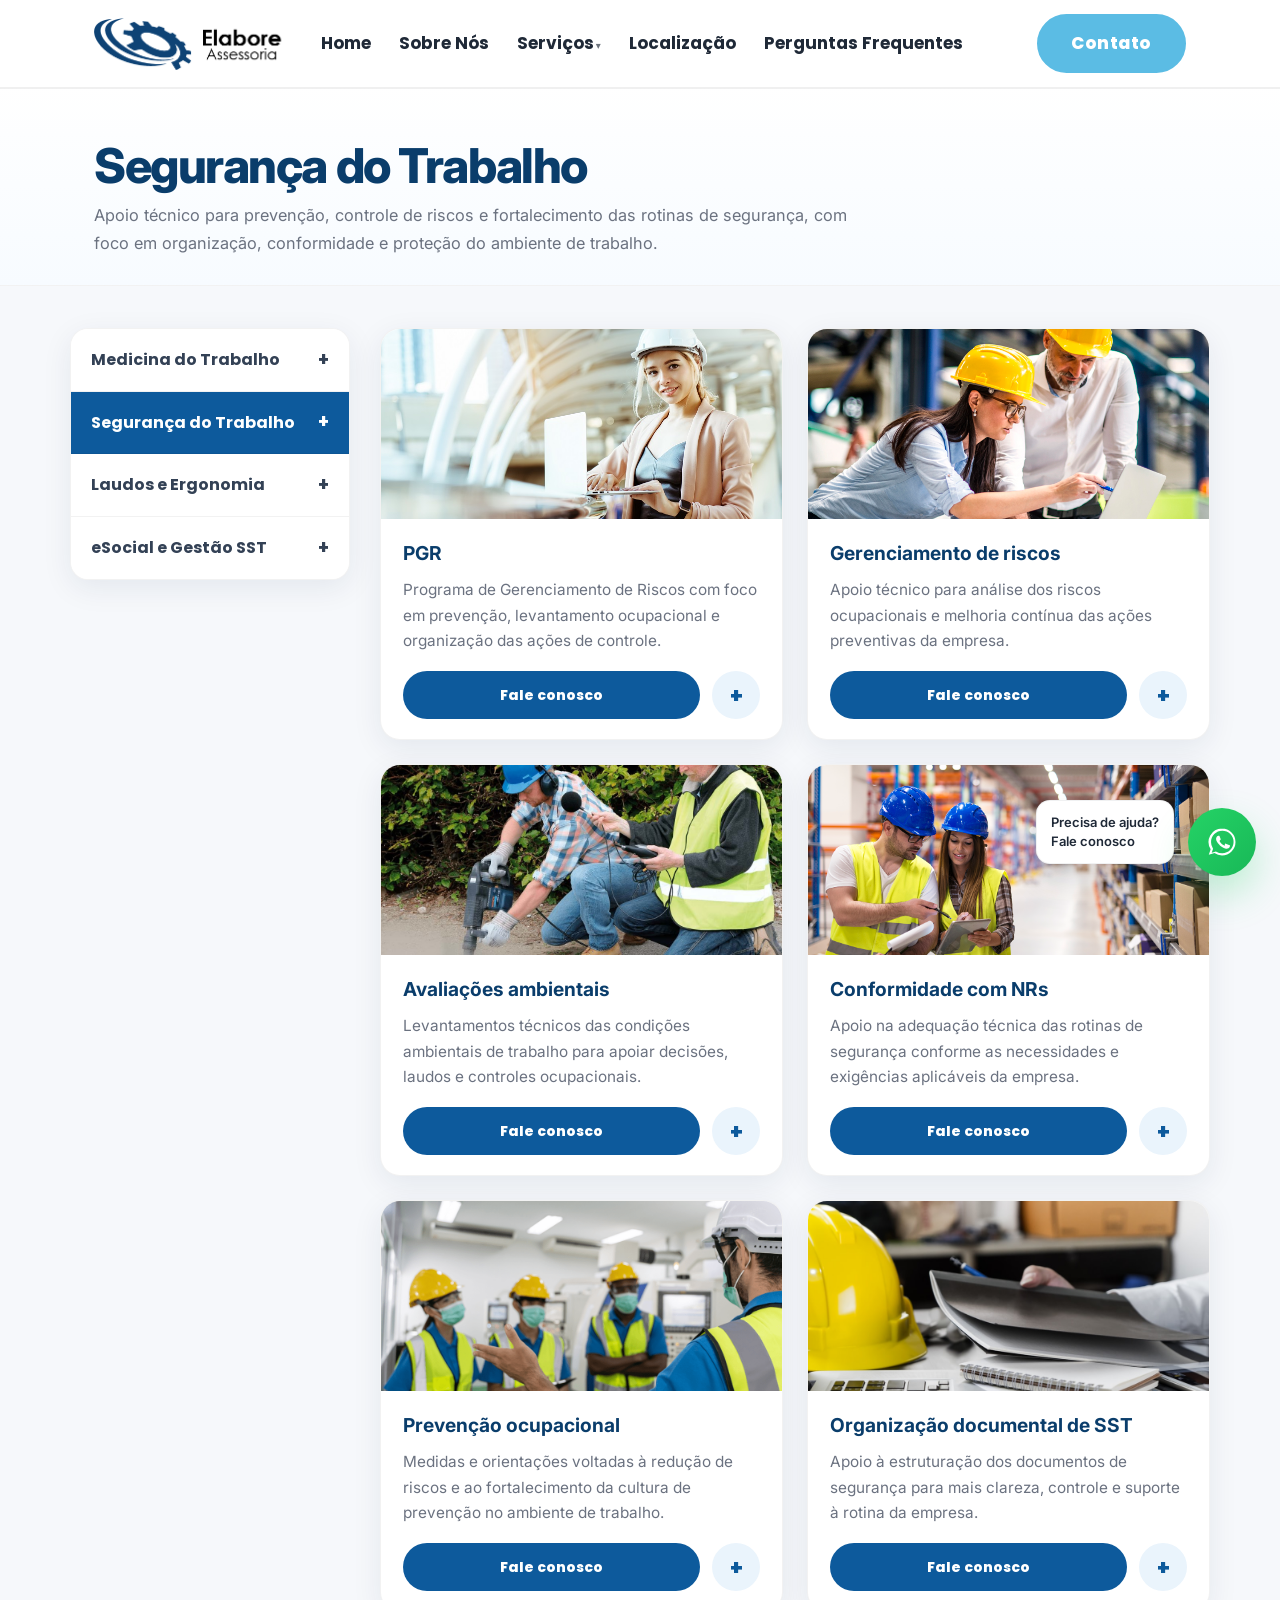
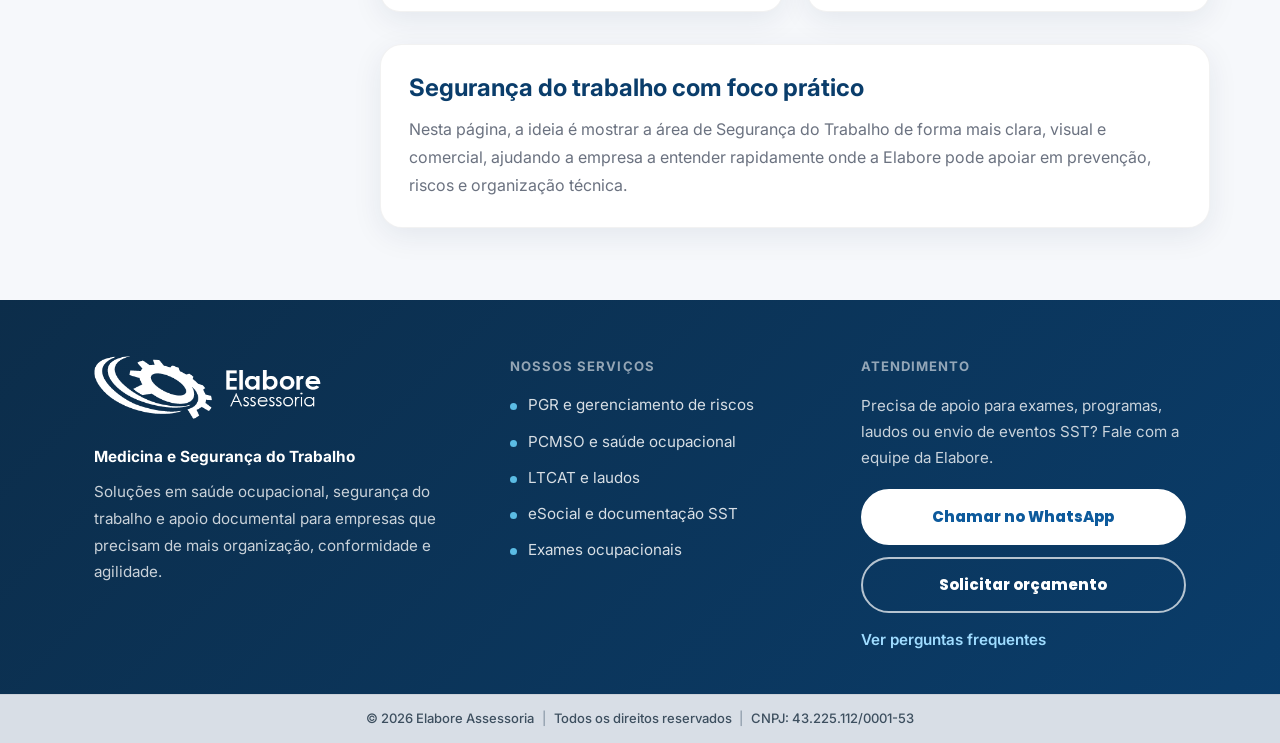
<file: seguranca-do-trabalho.html>
<!DOCTYPE html>
<html lang="pt-br">
<head>
    <meta charset="UTF-8">
    <meta name="viewport" content="width=device-width, initial-scale=1.0">
    <title>Segurança do Trabalho — Elabore Assessoria</title>
    <link rel="stylesheet" href="style.css">
</head>
<body>

    <div class="site-head site-head--top">
        <header class="main-header">
            <div class="container header-inner">
                <a href="index.html#inicio" class="logo-area" aria-label="Elabore Assessoria — início">
                    <img src="logo.png" alt="Elabore Assessoria" class="logo-img" width="200" height="56" decoding="async">
                </a>

                <button class="menu-toggle" type="button" aria-label="Abrir menu" aria-expanded="false">
                    <span></span>
                    <span></span>
                    <span></span>
                </button>

                <nav class="navigation" aria-label="Principal">
                    <ul>
                        <li><a href="index.html#inicio">Home</a></li>
                        <li><a href="index.html#sobre">Sobre Nós</a></li>
                        <li class="nav-dropdown">
                            <a href="medicina-do-trabalho.html" class="nav-dropdown-trigger">Serviços</a>
                            <ul class="nav-dropdown-menu" role="menu">
                                <li><a href="medicina-do-trabalho.html" role="menuitem">Medicina do Trabalho</a></li>
                                <li><a href="seguranca-do-trabalho.html" role="menuitem">Segurança do Trabalho</a></li>
                                <li><a href="laudos-e-ergonomia.html" role="menuitem">Laudos e Ergonomia</a></li>
                                <li><a href="esocial-e-gestao-sst.html" role="menuitem">eSocial e Gestão SST</a></li>
                            </ul>
                        </li>
                        <li><a href="index.html#localizacao">Localização</a></li>
                        <li><a href="faq.html">Perguntas Frequentes</a></li>
                    </ul>
                </nav>

                <div class="header-cta">
                    <a href="contato.html" class="btn-contato-header">Contato</a>
                </div>
            </div>
        </header>
    </div>

    <main class="service-page-opus">
        <section class="service-page-top">
            <div class="container">
                <h1>Segurança do Trabalho</h1>
                <p>
                    Apoio técnico para prevenção, controle de riscos e fortalecimento das rotinas de segurança,
                    com foco em organização, conformidade e proteção do ambiente de trabalho.
                </p>
            </div>
        </section>

        <section>
            <div class="container service-page-layout">

                <aside class="service-side-menu">
                    <a href="medicina-do-trabalho.html">Medicina do Trabalho <span>+</span></a>
                    <a href="seguranca-do-trabalho.html" class="active">Segurança do Trabalho <span>+</span></a>
                    <a href="laudos-e-ergonomia.html">Laudos e Ergonomia <span>+</span></a>
                    <a href="esocial-e-gestao-sst.html">eSocial e Gestão SST <span>+</span></a>
                </aside>

                <div>
                    <div class="service-cards-grid">

    <!-- PGR -->
    <article class="service-mini-card">
        <div class="service-mini-card-media has-image" style="background-image: url('pgrrr.jpg');"></div>
        <div class="service-mini-card-body">
            <h3>PGR</h3>
            <p>
                Programa de Gerenciamento de Riscos com foco em prevenção, levantamento
                ocupacional e organização das ações de controle.
            </p>
            <div class="service-mini-card-actions">
                <a href="contato.html" class="btn-card-primary">Fale conosco</a>
                <button
                    type="button"
                    class="btn-card-secondary open-service-modal"
                    data-title="PGR — Programa de Gerenciamento de Riscos"
                    data-image="pgrrr.jpg"
                    data-text="O PGR ajuda a empresa a identificar, organizar e acompanhar os riscos ocupacionais existentes em suas atividades, estruturando medidas preventivas e contribuindo para uma rotina mais segura e alinhada às exigências aplicáveis."
                    data-list="Mapeamento de riscos ocupacionais|Organização de medidas preventivas|Acompanhamento técnico|Base para uma rotina mais segura"
                    aria-label="Abrir detalhes do PGR"
                >+</button>
            </div>
        </div>
    </article>

    <!-- Gerenciamento de riscos -->
    <article class="service-mini-card">
        <div class="service-mini-card-media has-image" style="background-image: url('risc.jpg');"></div>
        <div class="service-mini-card-body">
            <h3>Gerenciamento de riscos</h3>
            <p>
                Apoio técnico para análise dos riscos ocupacionais e melhoria contínua
                das ações preventivas da empresa.
            </p>
            <div class="service-mini-card-actions">
                <a href="contato.html" class="btn-card-primary">Fale conosco</a>
                <button
                    type="button"
                    class="btn-card-secondary open-service-modal"
                    data-title="Gerenciamento de riscos ocupacionais"
                    data-image="risc.jpg"
                    data-text="O gerenciamento de riscos é uma frente essencial para reduzir exposições, melhorar processos internos e estruturar medidas de prevenção de forma prática, coerente e conectada à realidade da operação."
                    data-list="Análise de riscos ocupacionais|Estruturação de controles|Apoio preventivo|Melhoria contínua da segurança"
                    aria-label="Abrir detalhes do gerenciamento de riscos"
                >+</button>
            </div>
        </div>
    </article>

    <!-- Avaliações ambientais -->
    <article class="service-mini-card">
        <div class="service-mini-card-media has-image" style="background-image: url('ava-amb.jpg');"></div>
        <div class="service-mini-card-body">
            <h3>Avaliações ambientais</h3>
            <p>
                Levantamentos técnicos das condições ambientais de trabalho para apoiar
                decisões, laudos e controles ocupacionais.
            </p>
            <div class="service-mini-card-actions">
                <a href="contato.html" class="btn-card-primary">Fale conosco</a>
                <button
                    type="button"
                    class="btn-card-secondary open-service-modal"
                    data-title="Avaliações ambientais"
                    data-image="ava-amb.jpg"
                    data-text="As avaliações ambientais ajudam a observar as condições do ambiente de trabalho e servem como base técnica para análises ocupacionais, documentação, prevenção e outras demandas ligadas à segurança do trabalho."
                    data-list="Levantamentos ocupacionais|Base para documentação técnica|Apoio a decisões preventivas|Integração com laudos e controles"
                    aria-label="Abrir detalhes das avaliações ambientais"
                >+</button>
            </div>
        </div>
    </article>

    <!-- Conformidade com NRs -->
    <article class="service-mini-card">
        <div class="service-mini-card-media has-image" style="background-image: url('nr.png');"></div>
        <div class="service-mini-card-body">
            <h3>Conformidade com NRs</h3>
            <p>
                Apoio na adequação técnica das rotinas de segurança conforme as necessidades
                e exigências aplicáveis da empresa.
            </p>
            <div class="service-mini-card-actions">
                <a href="contato.html" class="btn-card-primary">Fale conosco</a>
                <button
                    type="button"
                    class="btn-card-secondary open-service-modal"
                    data-title="Apoio em conformidade com NRs"
                    data-image="nr.png"
                    data-text="A estruturação da segurança do trabalho também passa por alinhar processos e documentos às exigências aplicáveis, reduzindo inconsistências e fortalecendo a organização interna da empresa."
                    data-list="Mais alinhamento técnico|Redução de inconsistências|Apoio à organização documental|Fortalecimento da rotina preventiva"
                    aria-label="Abrir detalhes de conformidade com NRs"
                >+</button>
            </div>
        </div>
    </article>

    <!-- Prevenção ocupacional -->
    <article class="service-mini-card">
        <div class="service-mini-card-media has-image" style="background-image: url('preven.png');"></div>
        <div class="service-mini-card-body">
            <h3>Prevenção ocupacional</h3>
            <p>
                Medidas e orientações voltadas à redução de riscos e ao fortalecimento
                da cultura de prevenção no ambiente de trabalho.
            </p>
            <div class="service-mini-card-actions">
                <a href="contato.html" class="btn-card-primary">Fale conosco</a>
                <button
                    type="button"
                    class="btn-card-secondary open-service-modal"
                    data-title="Prevenção ocupacional"
                    data-image="preven.png"
                    data-text="A prevenção ocupacional envolve organizar práticas, orientar melhorias e reforçar ações que ajudem a empresa a reduzir riscos, proteger pessoas e tornar a rotina mais segura no dia a dia."
                    data-list="Redução de riscos|Melhoria de práticas internas|Apoio à cultura preventiva|Mais segurança operacional"
                    aria-label="Abrir detalhes de prevenção ocupacional"
                >+</button>
            </div>
        </div>
    </article>

    <!-- Organização documental de SST -->
    <article class="service-mini-card">
        <div class="service-mini-card-media has-image" style="background-image: url('sst.jpg');"></div>
        <div class="service-mini-card-body">
            <h3>Organização documental de SST</h3>
            <p>
                Apoio à estruturação dos documentos de segurança para mais clareza,
                controle e suporte à rotina da empresa.
            </p>
            <div class="service-mini-card-actions">
                <a href="contato.html" class="btn-card-primary">Fale conosco</a>
                <button
                    type="button"
                    class="btn-card-secondary open-service-modal"
                    data-title="Organização documental de SST"
                    data-image="sst.jpg"
                    data-text="Uma rotina de segurança do trabalho mais eficiente depende também de documentos bem organizados, coerentes e acessíveis. Isso facilita a operação, o controle interno e o apoio em auditorias ou consultas."
                    data-list="Mais clareza e controle|Facilidade para consultas|Suporte à rotina interna|Apoio documental"
                    aria-label="Abrir detalhes da organização documental de SST"
                >+</button>
            </div>
        </div>
    </article>

</div>

                    <div class="service-extra-info">
                        <h2>Segurança do trabalho com foco prático</h2>
                        <p>
                            Nesta página, a ideia é mostrar a área de Segurança do Trabalho de forma mais clara,
                            visual e comercial, ajudando a empresa a entender rapidamente onde a Elabore pode apoiar
                            em prevenção, riscos e organização técnica.
                        </p>
                    </div>
                </div>

            </div>
        </section>
    </main>

    <div class="service-modal" id="serviceModal" aria-hidden="true">
        <div class="service-modal-box">
            <button class="service-modal-close" id="serviceModalClose" aria-label="Fechar modal">✕</button>

            <div class="service-modal-image" id="serviceModalImage"></div>

            <div class="service-modal-content">
                <h3 id="serviceModalTitle"></h3>
                <p id="serviceModalText"></p>
                <ul class="service-modal-list" id="serviceModalList"></ul>
                <a href="contato.html" class="btn-solid-blue">Solicitar atendimento</a>
            </div>
        </div>
    </div>

       <footer class="site-footer">
        <div class="container footer-grid">
            <div class="footer-brand">
                <a href="index.html#inicio" class="footer-logo" aria-label="Elabore Assessoria - início">
                    <img src="toda-branca.png" alt="Elabore Assessoria" class="footer-logo-img">
                </a>

                <p class="footer-brand-subtitle">Medicina e Segurança do Trabalho</p>

                <p class="footer-brand-text">
                    Soluções em saúde ocupacional, segurança do trabalho e apoio documental
                    para empresas que precisam de mais organização, conformidade e agilidade.
                </p>
            </div>

            <div class="footer-col">
                <h3>Nossos serviços</h3>
                <ul class="footer-links-list">
                    <li>PGR e gerenciamento de riscos</li>
                    <li>PCMSO e saúde ocupacional</li>
                    <li>LTCAT e laudos</li>
                    <li>eSocial e documentação SST</li>
                    <li>Exames ocupacionais</li>
                </ul>
            </div>

            <div class="footer-col footer-col--cta">
                <h3>Atendimento</h3>
                <p>
                    Precisa de apoio para exames, programas, laudos ou envio de eventos SST?
                    Fale com a equipe da Elabore.
                </p>

                <div class="footer-actions">
                    <a href="https://wa.me/5527996065220" target="_blank" rel="noopener" class="footer-action-btn">
                        Chamar no WhatsApp
                    </a>

                    <a href="contato.html" class="footer-action-btn footer-action-btn--secondary">
                        Solicitar orçamento
                    </a>
                </div>

                <a href="faq.html" class="footer-mini-link">Ver perguntas frequentes</a>
            </div>
        </div>

        <div class="footer-bottom">
            <div class="container footer-bottom-inner">
                <p class="footer-legal">
                    © <span id="year"></span> Elabore Assessoria
                    <span class="footer-legal-sep" aria-hidden="true">|</span>
                    Todos os direitos reservados
                    <span class="footer-legal-sep" aria-hidden="true">|</span>
                    CNPJ: 43.225.112/0001-53
                </p>
            </div>
        </div>
    </footer>


    <div class="wa-widget-container">
        <div id="wa-popup" class="wa-popup" aria-hidden="true">
            <div class="wa-popup-card">
                <button type="button" id="wa-popup-close" class="wa-popup-close" aria-label="Fechar atendimento">
                    <span></span>
                    <span></span>
                </button>

                <div class="wa-popup-header">
                    <div class="wa-popup-brand">
                        <div class="wa-brand-badge">
                            <img src="logoo.png" alt="Elabore Assessoria">
                        </div>
                        <div class="wa-header-texts">
                            <strong>Fale com a Elabore</strong>
                            <p>Escolha um atendimento e continue no WhatsApp.</p>
                        </div>
                    </div>
                </div>

                <div class="wa-popup-body">
                    <p class="wa-popup-info">Atendimento rápido para dúvidas, agendamentos e orçamentos.</p>

                    <a
                        href="https://wa.me/5527996065220?text=Olá! Gostaria de mais informações sobre Segurança do Trabalho."
                        target="_blank"
                        rel="noopener"
                        class="wa-contact-item"
                    >
                        <div class="wa-contact-avatar">
                            <img src="logoo.png" alt="Elabore Assessoria">
                        </div>

                        <div class="wa-contact-info">
                            <strong>Atendimento Geral</strong>
                            <span>Dúvidas, agendamentos e orientações</span>
                        </div>

                        <div class="wa-contact-status">
                            <small>Online</small>
                        </div>
                    </a>

                    <a
                        href="https://wa.me/5527996065220?text=Olá! Quero solicitar um orçamento da área de Segurança do Trabalho."
                        target="_blank"
                        rel="noopener"
                        class="wa-contact-item"
                    >
                        <div class="wa-contact-avatar">
                            <img src="logoo.png" alt="Elabore Assessoria">
                        </div>

                        <div class="wa-contact-info">
                            <strong>Comercial</strong>
                            <span>Orçamentos e propostas</span>
                        </div>

                        <div class="wa-contact-status">
                            <small>Online</small>
                        </div>
                    </a>
                </div>
            </div>
        </div>

        <div id="wa-tooltip" class="wa-tooltip">
            Precisa de ajuda?<br>Fale conosco
        </div>

        <button id="wa-toggle-btn" class="wa-toggle-btn" aria-label="Abrir atendimento no WhatsApp" aria-expanded="false">
            <svg id="wa-icon-logo" viewBox="0 0 32 32" fill="currentColor" xmlns="http://www.w3.org/2000/svg" aria-hidden="true">
                <path d="M16.05 2.5a13.5 13.5 0 0 0-11.4 20.73l-1.89 5.58 5.72-1.86A13.43 13.43 0 0 0 16 29.5a13.5 13.5 0 0 0 0-27zm0 24.75a11.17 11.17 0 0 1-5.71-1.57l-.41-.24-4.24 1.38 1.4-4.14-.26-.42a11.23 11.23 0 0 1-1.78-6.1A11.26 11.26 0 1 1 16.05 27.25zm6.18-8.44c-.34-.17-2-.99-2.31-1.1s-.54-.17-.76.17-.87 1.1-.1 1.43c-.22.33-.45.39-.79.22s-1.43-.53-2.73-1.69c-1-1-1.68-2.22-1.88-2.55s-.02-.5.15-.67c.15-.15.34-.39.51-.59.17-.19.22-.34.34-.56.11-.22.06-.42-.03-.59s-.76-1.84-1.04-2.52c-.28-.66-.56-.57-.76-.58s-.42-.01-.65-.01a1.25 1.25 0 0 0-.9.42c-.31.34-1.19 1.16-1.19 2.84s1.22 3.3 1.39 3.53 2.41 3.68 5.84 5.16c.82.35 1.46.56 1.96.72.82.26 1.57.22 2.16.13.66-.1 2-.82 2.28-1.6.28-.79.28-1.46.2-1.6s-.31-.23-.65-.4z"/>
            </svg>

            <svg id="wa-icon-close" viewBox="0 0 24 24" fill="none" stroke="currentColor" stroke-width="2.4" stroke-linecap="round" stroke-linejoin="round" aria-hidden="true">
                <line x1="18" y1="6" x2="6" y2="18"></line>
                <line x1="6" y1="6" x2="18" y2="18"></line>
            </svg>
        </button>
    </div>

    <script>
        (function () {
            var yearEl = document.getElementById('year');
            if (yearEl) yearEl.textContent = new Date().getFullYear();
        })();
    </script>

    <script>
        (function () {
            var head = document.querySelector('.site-head');
            if (!head) return;
            var limite = 12;

            function atualizarTopo() {
                if (window.scrollY <= limite) {
                    head.classList.add('site-head--top');
                } else {
                    head.classList.remove('site-head--top');
                }
            }

            atualizarTopo();
            window.addEventListener('scroll', atualizarTopo, { passive: true });
            window.addEventListener('resize', atualizarTopo);
        })();
    </script>

    <script>
        (function () {
            var modal = document.getElementById('serviceModal');
            var modalClose = document.getElementById('serviceModalClose');
            var modalTitle = document.getElementById('serviceModalTitle');
            var modalText = document.getElementById('serviceModalText');
            var modalImage = document.getElementById('serviceModalImage');
            var modalList = document.getElementById('serviceModalList');
            var buttons = document.querySelectorAll('.open-service-modal');

            if (!modal || !modalClose || !buttons.length) return;

            function abrirModal(button) {
                var title = button.getAttribute('data-title') || '';
                var text = button.getAttribute('data-text') || '';
                var image = button.getAttribute('data-image') || '';
                var list = (button.getAttribute('data-list') || '').split('|');

                modalTitle.textContent = title;
                modalText.textContent = text;
                modalImage.style.backgroundImage = image ? "url('" + image + "')" : "";
                modalImage.classList.toggle('has-image', !!image);

                modalList.innerHTML = '';
                list.forEach(function (item) {
                    if (!item.trim()) return;
                    var li = document.createElement('li');
                    li.textContent = item.trim();
                    modalList.appendChild(li);
                });

                modal.classList.add('active');
                modal.setAttribute('aria-hidden', 'false');
                document.body.style.overflow = 'hidden';
            }

            function fecharModal() {
                modal.classList.remove('active');
                modal.setAttribute('aria-hidden', 'true');
                document.body.style.overflow = '';
            }

            buttons.forEach(function (button) {
                button.addEventListener('click', function () {
                    abrirModal(button);
                });
            });

            modalClose.addEventListener('click', fecharModal);

            modal.addEventListener('click', function (event) {
                if (event.target === modal) {
                    fecharModal();
                }
            });

            document.addEventListener('keydown', function (event) {
                if (event.key === 'Escape' && modal.classList.contains('active')) {
                    fecharModal();
                }
            });
        })();
    </script>

    <script>
        (function () {
            const waToggleBtn = document.getElementById('wa-toggle-btn');
            const waPopup = document.getElementById('wa-popup');
            const waTooltip = document.getElementById('wa-tooltip');
            const waIconLogo = document.getElementById('wa-icon-logo');
            const waIconClose = document.getElementById('wa-icon-close');
            const waPopupClose = document.getElementById('wa-popup-close');

            if (!waToggleBtn || !waPopup || !waTooltip || !waIconLogo || !waIconClose || !waPopupClose) return;

            function openPopup() {
                waPopup.classList.add('active');
                waTooltip.classList.add('hidden');
                waToggleBtn.classList.add('active');
                waToggleBtn.setAttribute('aria-expanded', 'true');
                waPopup.setAttribute('aria-hidden', 'false');
                waIconLogo.style.display = 'none';
                waIconClose.style.display = 'block';
            }

            function closePopup() {
                waPopup.classList.remove('active');
                waToggleBtn.classList.remove('active');
                waToggleBtn.setAttribute('aria-expanded', 'false');
                waPopup.setAttribute('aria-hidden', 'true');
                waIconLogo.style.display = 'block';
                waIconClose.style.display = 'none';

                if (window.innerWidth > 640) {
                    waTooltip.classList.remove('hidden');
                }
            }

            function togglePopup() {
                if (waPopup.classList.contains('active')) {
                    closePopup();
                } else {
                    openPopup();
                }
            }

            waToggleBtn.addEventListener('click', togglePopup);
            waPopupClose.addEventListener('click', closePopup);

            document.addEventListener('click', function (event) {
                const clickedInsideWidget = event.target.closest('.wa-widget-container');
                if (!clickedInsideWidget && waPopup.classList.contains('active')) {
                    closePopup();
                }
            });

            window.addEventListener('load', function () {
                if (window.innerWidth > 640) {
                    setTimeout(function () {
                        waTooltip.classList.remove('hidden');
                    }, 900);
                }
            });
        })();
    </script>

    <script>
        (function () {
            const toggle = document.querySelector('.menu-toggle');
            const nav = document.querySelector('.navigation');
            const cta = document.querySelector('.header-cta');
            const navLinks = document.querySelectorAll('.navigation a');

            if (!toggle || !nav || !cta) return;

            function abrirMenu() {
                nav.classList.add('is-open');
                cta.classList.add('menu-cta-open');
                toggle.setAttribute('aria-expanded', 'true');
            }

            function fecharMenu() {
                nav.classList.remove('is-open');
                cta.classList.remove('menu-cta-open');
                toggle.setAttribute('aria-expanded', 'false');
            }

            toggle.addEventListener('click', function () {
                const aberto = nav.classList.contains('is-open');

                if (aberto) {
                    fecharMenu();
                } else {
                    abrirMenu();
                }
            });

            navLinks.forEach(function (link) {
                link.addEventListener('click', function () {
                    if (window.innerWidth <= 1024) {
                        fecharMenu();
                    }
                });
            });

            window.addEventListener('resize', function () {
                if (window.innerWidth > 1024) {
                    fecharMenu();
                }
            });
        })();
    </script>
</body>
</html>
</file>
<file: style.css>
/* =========================================
   1. RESET E VARIÁVEIS
   ========================================= */
@import url('https://fonts.googleapis.com/css2?family=Inter:wght@400;500;600;700&family=Poppins:wght@600;700;800&display=swap');

:root {
    --azul-elabore: #0d5a9c;
    --azul-escuro: #0a3d6b;
    --azul-claro: #e8f4fc;
    --azul-logo: #1a1f2e;
    --cta-cyan: #5BBCE4;
    --cta-cyan-hover: #4aa8d4;
    --cinza-texto: #333333;
    --cinza-mudo: #6b7280;
    --cinza-fundo: #f3f5f8;
    --branco: #ffffff;
    --sombra-card: 0 8px 30px rgba(15, 40, 75, 0.08);
    --sombra-card-hover: 0 14px 40px rgba(15, 40, 75, 0.12);
    --radius: 12px;
    --radius-lg: 20px;
    --font-main: 'Inter', system-ui, sans-serif;
    --font-ui: 'Poppins', system-ui, sans-serif;
    --transition: all 0.25s ease;
    --head-offset: 84px;
}

* {
    margin: 0;
    padding: 0;
    box-sizing: border-box;
}

html {
    scroll-behavior: smooth;
    scroll-padding-top: var(--head-offset);
}

body {
    font-family: var(--font-main);
    color: var(--cinza-texto);
    background-color: var(--branco);
    line-height: 1.6;
}

a {
    text-decoration: none;
    color: inherit;
    transition: var(--transition);
}

ul {
    list-style: none;
}

.container {
    max-width: 1140px;
    margin: 0 auto;
    padding: 0 24px;
}

.container-narrow {
    max-width: 720px;
}

/* =========================================
   2. TOPO FIXO (header)
   ========================================= */
.site-head {
    position: fixed;
    top: 0;
    left: 0;
    width: 100%;
    z-index: 1000;
    background: rgba(255, 255, 255, 0.88);
    backdrop-filter: blur(6px) saturate(130%);
    -webkit-backdrop-filter: blur(6px) saturate(130%);
    box-shadow: 0 1px 0 rgba(0, 0, 0, 0.05), 0 4px 20px rgba(15, 40, 75, 0.04);
    border-bottom: 1px solid rgba(0, 0, 0, 0.06);
    transition:
        background 0.35s ease,
        box-shadow 0.35s ease,
        border-color 0.35s ease,
        backdrop-filter 0.35s ease,
        -webkit-backdrop-filter 0.35s ease;
}

/* No topo da página: fundo branco sólido (sem azul do hero por trás) */
.site-head.site-head--top {
    background: var(--branco);
    backdrop-filter: none;
    -webkit-backdrop-filter: none;
    box-shadow: 0 1px 0 rgba(0, 0, 0, 0.06);
}

/* Navegadores sem backdrop-filter */
@supports not ((backdrop-filter: blur(1px)) or (-webkit-backdrop-filter: blur(1px))) {
    .site-head:not(.site-head--top) {
        background: rgba(255, 255, 255, 0.96);
    }
}

.main-header {
    background-color: transparent;
    border-bottom: none;
    padding: 14px 0;
}

.header-inner {
    display: grid;
    grid-template-columns: 1fr auto 1fr;
    align-items: center;
    width: 100%;
    gap: 20px;
}

.logo-area {
    display: flex;
    flex-direction: row;
    align-items: center;
    justify-self: start;
}

.logo-img {
    display: block;
    height: 52px;
    width: auto;
    max-width: min(220px, 45vw);
    object-fit: contain;
    object-position: left center;
}

.navigation {
    justify-self: center;
    font-family: var(--font-ui);
}

.navigation > ul {
    display: flex;
    flex-wrap: wrap;
    justify-content: center;
    align-items: center;
    gap: clamp(14px, 2.2vw, 32px);
}

.navigation > ul > li > a,
.navigation .nav-dropdown-trigger {
    font-size: 17px;
    font-weight: 700;
    color: #1f2937;
    padding: 10px 0;
    white-space: nowrap;
}

.navigation > ul > li > a:hover,
.navigation .nav-dropdown-trigger:hover {
    color: var(--azul-elabore);
}

.nav-dropdown {
    position: relative;
}

.nav-dropdown-trigger::after {
    content: " ▾";
    font-size: 10px;
    opacity: 0.65;
}

.nav-dropdown-menu {
    position: absolute;
    top: 100%;
    left: 50%;
    transform: translateX(-50%) translateY(8px);
    min-width: 220px;
    background: var(--branco);
    border-radius: var(--radius);
    box-shadow: var(--sombra-card);
    border: 1px solid rgba(0, 0, 0, 0.06);
    padding: 8px 0;
    opacity: 0;
    visibility: hidden;
    pointer-events: none;
    transition: opacity 0.2s ease, transform 0.2s ease, visibility 0.2s;
}

.nav-dropdown:hover .nav-dropdown-menu,
.nav-dropdown:focus-within .nav-dropdown-menu {
    opacity: 1;
    visibility: visible;
    pointer-events: auto;
    transform: translateX(-50%) translateY(4px);
}

.nav-dropdown-menu a {
    display: block;
    padding: 12px 20px;
    font-size: 15px;
    font-weight: 700;
    font-family: var(--font-ui);
    color: #1f2937;
}

.nav-dropdown-menu a:hover {
    background: var(--azul-claro);
    color: var(--azul-elabore);
}

.header-cta {
    justify-self: end;
}

.btn-contato-header {
    display: inline-block;
    font-family: var(--font-ui);
    font-size: 17px;
    font-weight: 800;
    letter-spacing: 0.03em;
    padding: 14px 32px;
    border-radius: 999px;
    border: 2px solid var(--cta-cyan);
    background-color: var(--cta-cyan);
    color: var(--branco);
    transition:
        background-color 0.35s ease,
        color 0.35s ease,
        border-color 0.35s ease,
        transform 0.35s ease,
        box-shadow 0.35s ease;
}

.btn-contato-header:hover {
    background-color: var(--branco);
    color: var(--azul-elabore);
    border-color: var(--cta-cyan);
    transform: translateY(-2px);
    box-shadow: 0 10px 28px rgba(91, 188, 228, 0.45);
}

.btn-contato-header:focus-visible {
    outline: 2px solid var(--azul-elabore);
    outline-offset: 3px;
}

@media (max-width: 1024px) {
    .header-inner {
        grid-template-columns: 1fr;
        justify-items: center;
        text-align: center;
        row-gap: 12px;
    }

    .logo-area {
        justify-self: center;
        justify-content: center;
    }

    .navigation > ul {
        justify-content: center;
    }

    .header-cta {
        justify-self: center;
    }

    .nav-dropdown-menu {
        left: 0;
        transform: translateX(0) translateY(8px);
    }

    .nav-dropdown:hover .nav-dropdown-menu,
    .nav-dropdown:focus-within .nav-dropdown-menu {
        transform: translateX(0) translateY(4px);
    }
}

/* =========================================
   3. HERO (estilo landing corporativa)
   ========================================= */
.hero {
    position: relative;
    padding: calc(var(--head-offset) + 44px) 0 88px;
    background: #0d5a9c;
    overflow: hidden;
}

.hero-video-wrap {
    position: absolute;
    inset: 0;
    z-index: 0;
    overflow: hidden;
}

.hero-video {
    width: 100%;
    height: 100%;
    object-fit: cover;
    display: block;
}

.hero-overlay {
    position: absolute;
    inset: 0;
    background:
        linear-gradient(135deg, rgba(10, 61, 107, 0.62) 0%, rgba(13, 90, 156, 0.54) 45%, rgba(21, 120, 189, 0.48) 100%),
        radial-gradient(ellipse 80% 60% at 70% 20%, rgba(91, 188, 228, 0.14) 0%, transparent 55%),
        radial-gradient(ellipse 60% 50% at 10% 80%, rgba(255, 255, 255, 0.04) 0%, transparent 50%);
    z-index: 1;
    pointer-events: none;
}

.hero::after {
    content: "";
    position: absolute;
    width: 420px;
    height: 420px;
    right: -90px;
    top: 90px;
    border-radius: 50%;
    background: radial-gradient(circle, rgba(91, 188, 228, 0.28) 0%, rgba(91, 188, 228, 0) 70%);
    filter: blur(10px);
    pointer-events: none;
}

.hero-layout {
    position: relative;
    z-index: 2;
    display: grid;
    grid-template-columns: 1.1fr 0.9fr;
    gap: 48px;
    align-items: center;
}

.hero-content {
    max-width: 620px;
    color: var(--branco);
}

.hero-kicker {
    display: inline-block;
    margin-bottom: 16px;
    padding: 8px 14px;
    border-radius: 999px;
    background: rgba(255, 255, 255, 0.12);
    border: 1px solid rgba(255, 255, 255, 0.18);
    font-size: 12px;
    font-weight: 700;
    letter-spacing: 0.08em;
    text-transform: uppercase;
    color: #ffffff;
}

.hero-content h1 {
    font-size: clamp(2rem, 4.2vw, 3.2rem);
    font-weight: 800;
    line-height: 1.08;
    letter-spacing: -0.03em;
    margin-bottom: 18px;
    max-width: 13ch; /* antes estava muito estreito */
}

.hero-lead {
    font-size: 1.08rem;
    line-height: 1.7;
    color: rgba(255, 255, 255, 0.9);
    margin-bottom: 24px;
    max-width: 540px;
}

.hero-tags {
    display: flex;
    flex-wrap: wrap;
    gap: 10px;
    margin-bottom: 32px;
}

.hero-tags li {
    font-size: 11px;
    font-weight: 700;
    letter-spacing: 0.06em;
    text-transform: uppercase;
    padding: 8px 14px;
    border-radius: 999px;
    background: rgba(255, 255, 255, 0.12);
    border: 1px solid rgba(255, 255, 255, 0.18);
    color: var(--branco);
}

.hero-visual {
    position: relative;
    display: flex;
    justify-content: flex-end;
    align-items: center;
}

.hero-buttons {
    display: flex;
    flex-wrap: wrap;
    gap: 14px;
}

.btn-hero-primary {
    display: inline-block;
    font-family: var(--font-ui);
    font-size: 17px;
    font-weight: 800;
    letter-spacing: 0.02em;
    padding: 16px 32px;
    border-radius: 999px;
    border: 2px solid var(--cta-cyan);
    background: var(--cta-cyan);
    color: var(--branco);
    transition:
        background-color 0.35s ease,
        color 0.35s ease,
        border-color 0.35s ease,
        box-shadow 0.35s ease,
        transform 0.35s ease;
}

.btn-hero-primary:hover {
    background: var(--branco);
    color: var(--azul-elabore);
    border-color: var(--branco);
    box-shadow: 0 10px 32px rgba(0, 0, 0, 0.18);
    transform: translateY(-2px);
}

.btn-hero-secondary {
    display: inline-block;
    font-family: var(--font-ui);
    font-size: 17px;
    font-weight: 800;
    letter-spacing: 0.02em;
    padding: 16px 32px;
    border-radius: 999px;
    border: 2px solid rgba(255, 255, 255, 0.65);
    background: transparent;
    color: var(--branco);
    transition:
        background-color 0.35s ease,
        color 0.35s ease,
        border-color 0.35s ease,
        box-shadow 0.35s ease,
        transform 0.35s ease;
}

.btn-hero-secondary:hover {
    background: var(--branco);
    color: var(--azul-elabore);
    border-color: var(--branco);
    transform: translateY(-2px);
}

.hero-visual-card {
    position: relative;
    width: 100%;
    max-width: 560px;
    aspect-ratio: 16 / 11;
    border-radius: 28px;
    border: 1px solid rgba(255, 255, 255, 0.18);
    box-shadow: 0 28px 70px rgba(0, 0, 0, 0.28);
    overflow: hidden;
    background-size: cover;
    background-position: center;
    background-repeat: no-repeat;
}

.hero-visual-card--fachada {
    background-image:
        linear-gradient(180deg, rgba(7, 35, 62, 0.08), rgba(7, 35, 62, 0.18)),
        url("fachada.png");
}

.hero-floating-badge {
    position: absolute;
    left: 22px;
    bottom: 22px;
    max-width: 270px;
    padding: 16px 18px;
    border-radius: 18px;
    background: rgba(255, 255, 255, 0.93);
    box-shadow: 0 18px 36px rgba(0, 0, 0, 0.16);
    backdrop-filter: blur(8px);
    -webkit-backdrop-filter: blur(8px);
}

.hero-floating-badge strong {
    display: block;
    margin-bottom: 6px;
    font-family: var(--font-ui);
    font-size: 1rem;
    line-height: 1.25;
    color: var(--azul-escuro);
}

.hero-floating-badge span {
    display: block;
    font-size: 0.92rem;
    line-height: 1.5;
    color: var(--cinza-mudo);
}

@media (max-width: 900px) {
    .hero {
        padding: calc(var(--head-offset) + 30px) 0 72px;
    }

    .hero-layout {
        grid-template-columns: 1fr;
        gap: 36px;
        text-align: center;
    }

    .hero-content {
        max-width: none;
    }

    .hero-content h1,
    .hero-lead {
        max-width: none;
    }

    .hero-tags,
    .hero-buttons {
        justify-content: center;
    }

    .hero-visual {
        justify-content: center;
    }

    .hero-floating-badge {
        left: 50%;
        bottom: 18px;
        transform: translateX(-50%);
        width: calc(100% - 32px);
        max-width: 320px;
    }
}

/* =========================================
   4. SEÇÕES GERAIS
   ========================================= */
.section {
    padding: 72px 0;
}

.section-alt {
    background: var(--cinza-fundo);
}

.section-head {
    text-align: center;
    max-width: 640px;
    margin: 0 auto 48px;
}

.section-head h2 {
    font-size: clamp(1.5rem, 3vw, 2rem);
    font-weight: 700;
    color: var(--azul-escuro);
    margin-bottom: 12px;
    letter-spacing: -0.02em;
}

.section-head p {
    color: var(--cinza-mudo);
    font-size: 1.05rem;
}

.services-carousel {
    position: relative;
    display: flex;
    align-items: center;
    justify-content: center;
    gap: 18px;
    margin-top: 22px;
}

.services-stage {
    position: relative;
    width: 100%;
    max-width: 1120px;
    height: 500px;
    overflow: hidden;
}

.service-slide {
    position: absolute;
    inset: 0;
    display: flex;
    align-items: center;
    justify-content: center;
    transition: transform 0.55s ease, opacity 0.55s ease, filter 0.55s ease;
    opacity: 0;
    pointer-events: none;
    transform: translateX(0) scale(0.82);
}

.service-slide.active {
    opacity: 1;
    transform: translateX(0) scale(1);
    z-index: 3;
    pointer-events: auto;
}

.service-slide.prev {
    opacity: 0.55;
    transform: translateX(-36%) scale(0.84);
    z-index: 2;
    filter: blur(0.5px);
    pointer-events: none;
}

.service-slide.next {
    opacity: 0.55;
    transform: translateX(36%) scale(0.84);
    z-index: 2;
    filter: blur(0.5px);
    pointer-events: none;
}

.service-card {
    background: var(--branco);
    border-radius: var(--radius-lg);
    overflow: hidden;
    box-shadow: var(--sombra-card);
    border: 1px solid rgba(0, 0, 0, 0.05);
    transition: var(--transition);
    display: flex;
    flex-direction: column;
}

.service-card--carousel {
    width: min(100%, 420px);
    min-height: 420px;
}

.service-card-media {
    height: 200px;
    background-size: cover;
    background-position: center;
    background-repeat: no-repeat;
}

.service-card-media--esocial {
    background-image: url("esociall.jpg");
}

.service-card-media--pgr {
    background-image: url("pgrrr.jpg");
}

.service-card-media--ltcat {
    background-image: url("medir.jpg");
}

.service-card-media--pcmso {
    background-image: url("pc.jpg");
}

.service-card-media--ergonomia {
    background-image: url("erg.jpg");
}

.service-card-media--admissional {
    background-image: url("ad.jpg");
}

.service-card-media--audiometria {
    background-image: url("audd.jpg");
}

.service-card-body {
    padding: 22px;
    display: flex;
    flex-direction: column;
    flex: 1;
}

.service-kicker {
    display: inline-block;
    margin-bottom: 10px;
    font-size: 12px;
    font-weight: 700;
    letter-spacing: 0.08em;
    text-transform: uppercase;
    color: var(--azul-elabore);
}

.service-card h3 {
    font-size: 1.2rem;
    font-weight: 700;
    color: var(--azul-escuro);
    margin-bottom: 14px;
    line-height: 1.3;
}

.service-list {
    display: grid;
    gap: 10px;
    margin-bottom: 18px;
}

.service-list li {
    position: relative;
    padding-left: 18px;
    color: var(--cinza-mudo);
    font-size: 0.96rem;
    line-height: 1.5;
}

.service-list li::before {
    content: "";
    position: absolute;
    left: 0;
    top: 10px;
    width: 7px;
    height: 7px;
    border-radius: 50%;
    background: var(--azul-elabore);
}

.link-arrow {
    display: inline-block;
    margin-top: auto;
    font-weight: 600;
    font-size: 14px;
    color: var(--azul-elabore);
}

.link-arrow:hover {
    color: var(--azul-escuro);
    text-decoration: underline;
    text-underline-offset: 4px;
}

.services-nav {
    width: 52px;
    height: 52px;
    border: none;
    border-radius: 50%;
    background: var(--azul-elabore);
    color: var(--branco);
    font-size: 30px;
    line-height: 1;
    cursor: pointer;
    box-shadow: 0 12px 24px rgba(13, 90, 156, 0.18);
    transition: transform 0.25s ease, background 0.25s ease;
    flex-shrink: 0;
}

.services-nav:hover {
    transform: scale(1.08);
    background: var(--azul-escuro);
}

.services-dots {
    display: flex;
    justify-content: center;
    align-items: center;
    gap: 10px;
    margin-top: 26px;
}

.services-dot {
    width: 11px;
    height: 11px;
    border-radius: 50%;
    border: none;
    background: #c7d3e0;
    cursor: pointer;
    transition: transform 0.2s ease, background 0.2s ease;
}

.services-dot.active {
    background: var(--azul-elabore);
    transform: scale(1.2);
}

@media (max-width: 980px) {
    .services-carousel {
        gap: 10px;
    }

    .services-stage {
        height: 470px;
    }

    .service-slide.prev,
    .service-slide.next {
        opacity: 0.2;
        transform: translateX(0) scale(0.9);
    }

    .service-card--carousel {
        width: min(100%, 360px);
        min-height: 400px;
    }
}

@media (max-width: 640px) {
    .services-carousel {
        padding: 0 6px;
    }

    .services-stage {
        height: 500px;
    }

    .service-card--carousel {
        width: min(100%, 320px);
        min-height: 430px;
    }

    .services-nav {
        position: absolute;
        bottom: -8px;
        z-index: 5;
        width: 44px;
        height: 44px;
        font-size: 24px;
    }

    .services-nav.prev {
        left: calc(50% - 70px);
    }

    .services-nav.next {
        right: calc(50% - 70px);
    }

    .services-dots {
        margin-top: 44px;
    }
}

/* Diferenciais */
.features-grid {
    display: grid;
    grid-template-columns: repeat(3, 1fr);
    gap: 24px;
}

.feature-item {
    background: var(--branco);
    padding: 24px;
    border-radius: var(--radius);
    border: 1px solid rgba(0, 0, 0, 0.06);
    box-shadow: 0 4px 20px rgba(0, 0, 0, 0.04);
}

.feature-icon {
    display: inline-flex;
    align-items: center;
    justify-content: center;
    width: 36px;
    height: 36px;
    border-radius: 50%;
    background: var(--azul-claro);
    color: var(--azul-elabore);
    font-weight: 700;
    font-size: 14px;
    margin-bottom: 12px;
}

.feature-item h3 {
    font-size: 1rem;
    font-weight: 700;
    color: var(--azul-escuro);
    margin-bottom: 8px;
}

.feature-item p {
    font-size: 0.9rem;
    color: var(--cinza-mudo);
}

@media (max-width: 900px) {
    .features-grid {
        grid-template-columns: 1fr;
    }
}

.section-highlight {
    background: linear-gradient(180deg, #ffffff 0%, #f7fbff 100%);
}

.highlight-top {
    max-width: 760px;
    margin-bottom: 34px;
}

.highlight-copy h2 {
    font-size: clamp(1.5rem, 2.8vw, 2.2rem);
    font-weight: 700;
    color: var(--azul-escuro);
    margin-bottom: 16px;
    line-height: 1.2;
}

.highlight-copy p {
    color: var(--cinza-mudo);
    margin-bottom: 22px;
    font-size: 1.02rem;
    max-width: 620px;
}

.btn-solid-blue {
    display: inline-block;
    font-family: var(--font-ui);
    font-size: 17px;
    font-weight: 800;
    letter-spacing: 0.02em;
    padding: 16px 30px;
    border-radius: 999px;
    border: 2px solid var(--azul-elabore);
    background: var(--azul-elabore);
    color: var(--branco);
    transition:
        background-color 0.35s ease,
        color 0.35s ease,
        border-color 0.35s ease,
        box-shadow 0.35s ease,
        transform 0.35s ease;
}

.btn-solid-blue:hover {
    background: var(--branco);
    color: var(--azul-elabore);
    border-color: var(--azul-elabore);
    box-shadow: 0 10px 28px rgba(13, 90, 156, 0.25);
    transform: translateY(-2px);
}

.highlight-services-grid {
    display: grid;
    grid-template-columns: repeat(3, 1fr);
    gap: 24px;
    margin-top: 10px;
}

.highlight-service-card {
    background: var(--branco);
    border-radius: var(--radius-lg);
    padding: 28px 24px;
    box-shadow: var(--sombra-card);
    border: 1px solid rgba(0, 0, 0, 0.05);
    transition: transform 0.25s ease, box-shadow 0.25s ease;
    min-height: 260px;
    display: flex;
    flex-direction: column;
}

.highlight-service-card:hover {
    transform: translateY(-6px);
    box-shadow: var(--sombra-card-hover);
}

.highlight-service-badge {
    width: 220px;
    height: 170px;
    border-radius: 24px;
    overflow: hidden;
    display: flex;
    align-items: center;
    justify-content: center;
    margin-bottom: 20px;
    background: linear-gradient(135deg, #e8f4fc 0%, #6dbdff 100%);
    box-shadow: 0 10px 24px rgba(13, 90, 156, 0.18);
}

.highlight-service-badge img {
    width: 100%;
    height: 100%;
    object-fit: cover;
    display: block;
}

.highlight-service-card h3 {
    font-size: 1.22rem;
    color: var(--azul-escuro);
    margin-bottom: 18px;
    font-weight: 700;
}

.highlight-service-card p {
    color: var(--cinza-mudo);
    font-size: 0.96rem;
    line-height: 1.65;
    margin-bottom: 18px;
}

.highlight-service-card .link-arrow {
    margin-top: auto;
}

@media (max-width: 900px) {
    .highlight-services-grid {
        grid-template-columns: 1fr;
    }

    .highlight-top {
        margin-bottom: 28px;
    }

    .highlight-service-card {
        min-height: auto;
    }
}

.section-testimonials-carousel {
    overflow: hidden;
}

.testimonials-head {
    display: grid;
    grid-template-columns: 1fr 1.4fr;
    gap: 48px;
    align-items: start;
    margin-bottom: 38px;
}

.testimonials-head-title h2 {
    font-size: clamp(2rem, 4vw, 3rem);
    line-height: 1.05;
    color: #1473b8;
    font-weight: 800;
    letter-spacing: -0.03em;
}

.testimonials-head-copy p {
    font-size: 1.05rem;
    color: var(--cinza-mudo);
    line-height: 1.35;
    max-width: 720px;
}

.testimonial-carousel {
    position: relative;
    display: flex;
    align-items: center;
    justify-content: center;
    gap: 18px;
}

.testimonial-stage {
    position: relative;
    width: 100%;
    max-width: 1120px;
    height: 430px;
    overflow: hidden;
}

.testimonial-slide {
    position: absolute;
    inset: 0;
    display: flex;
    align-items: center;
    justify-content: center;
    opacity: 0;
    pointer-events: none;
    transform: translateX(0) scale(0.84);
    transition: transform 0.55s ease, opacity 0.55s ease, filter 0.55s ease;
}

.testimonial-slide.active {
    opacity: 1;
    transform: translateX(0) scale(1);
    z-index: 3;
    pointer-events: auto;
}

.testimonial-slide.prev {
    opacity: 0.45;
    transform: translateX(-34%) scale(0.88);
    z-index: 2;
    filter: blur(0.4px);
}

.testimonial-slide.next {
    opacity: 0.45;
    transform: translateX(34%) scale(0.88);
    z-index: 2;
    filter: blur(0.4px);
}

.testimonial-card--carousel {
    width: min(100%, 340px);
    min-height: 330px;
    background: var(--branco);
    border-radius: 12px;
    border: 1px solid rgba(15, 23, 42, 0.12);
    box-shadow: 0 16px 34px rgba(15, 23, 42, 0.06);
    padding: 26px 20px 70px;
    position: relative;
    display: flex;
    flex-direction: column;
}

.testimonial-person {
    display: flex;
    align-items: center;
    gap: 14px;
    margin-bottom: 18px;
}

.testimonial-avatar {
    width: 52px;
    height: 52px;
    border-radius: 50%;
    overflow: hidden;
    flex-shrink: 0;
    border: 3px solid #e8f4fc;
    box-shadow: 0 8px 18px rgba(20, 115, 184, 0.14);
}

.testimonial-avatar img {
    width: 100%;
    height: 100%;
    object-fit: cover;
    display: block;
}

.testimonial-person-info h3 {
    font-size: 1.05rem;
    font-weight: 800;
    color: #1473b8;
    margin: 0;
}

.testimonial-card--carousel p {
    font-size: 0.95rem;
    color: var(--cinza-mudo);
    line-height: 1.6;
    margin-bottom: 18px;
    flex: 1;
}

.testimonial-stars {
    color: #facc15;
    font-size: 1.45rem;
    letter-spacing: 2px;
    text-align: center;
    margin-top: 8px;
}

.testimonial-quote-icon {
    position: absolute;
    left: 50%;
    bottom: -28px;
    transform: translateX(-50%);
    width: 58px;
    height: 58px;
    border-radius: 50%;
    background: #1473b8;
    color: #ffffff;
    display: flex;
    align-items: center;
    justify-content: center;
    font-size: 1.85rem;
    font-weight: 800;
    box-shadow: 0 12px 24px rgba(20, 115, 184, 0.22);
}

.testimonial-nav {
    width: 52px;
    height: 52px;
    border: none;
    border-radius: 50%;
    background: var(--azul-elabore);
    color: var(--branco);
    font-size: 30px;
    line-height: 1;
    cursor: pointer;
    box-shadow: 0 12px 24px rgba(13, 90, 156, 0.18);
    transition: transform 0.25s ease, background 0.25s ease;
    flex-shrink: 0;
}

.testimonial-nav:hover {
    transform: scale(1.08);
    background: var(--azul-escuro);
}

.testimonial-dots {
    display: flex;
    justify-content: center;
    align-items: center;
    gap: 10px;
    margin-top: 30px;
}

.testimonial-dot {
    width: 11px;
    height: 11px;
    border-radius: 50%;
    border: none;
    background: #c7d3e0;
    cursor: pointer;
    transition: transform 0.2s ease, background 0.2s ease;
}

.testimonial-dot.active {
    background: var(--azul-elabore);
    transform: scale(1.2);
}

@media (max-width: 980px) {
    .testimonials-head {
        grid-template-columns: 1fr;
        gap: 18px;
    }

    .testimonial-stage {
        height: 420px;
    }

    .testimonial-slide.prev,
    .testimonial-slide.next {
        opacity: 0.18;
        transform: translateX(0) scale(0.9);
    }
}

@media (max-width: 640px) {
    .testimonial-carousel {
        padding: 0 6px;
    }

    .testimonial-stage {
        height: 470px;
    }

    .testimonial-card--carousel {
        width: min(100%, 320px);
        min-height: 360px;
        padding: 24px 18px 68px;
    }

    .testimonial-nav {
        position: absolute;
        bottom: -8px;
        z-index: 5;
        width: 44px;
        height: 44px;
        font-size: 24px;
    }

    .testimonial-nav.prev {
        left: calc(50% - 70px);
    }

    .testimonial-nav.next {
        right: calc(50% - 70px);
    }

    .testimonial-dots {
        margin-top: 44px;
    }
}

.gallery-grid {
    display: grid;
    grid-template-columns: repeat(4, 1fr);
    gap: 16px;
}

.gallery-cell {
    aspect-ratio: 4 / 3;
    min-height: 180px;
    overflow: hidden;
    background: #e2e8f0;
    border-radius: 0;
}

.gallery-cell img {
    width: 100%;
    height: 100%;
    display: block;
    object-fit: cover;
}

.gallery-cell img {
    width: 100%;
    height: 100%;
    display: block;
    object-fit: cover;
    transition: transform 0.35s ease;
}

.gallery-cell:hover img {
    transform: scale(1.04);
}

@media (max-width: 768px) {
    .gallery-grid {
        grid-template-columns: repeat(2, 1fr);
    }
}

/* Localização */
.location-block {
    display: grid;
    grid-template-columns: 1fr 1.4fr;
    gap: 32px;
    align-items: stretch;
}

.location-info {
    background: var(--branco);
    padding: 28px;
    border-radius: var(--radius-lg);
    border: 1px solid rgba(0, 0, 0, 0.06);
    box-shadow: var(--sombra-card);
}

.section-alt .location-info {
    background: var(--branco);
}

.location-info h3 {
    font-size: 1.2rem;
    color: var(--azul-escuro);
    margin-bottom: 12px;
}

.location-info p {
    color: var(--cinza-mudo);
    margin-bottom: 10px;
}

.location-info a {
    color: var(--azul-elabore);
    font-weight: 600;
}

.location-map {
    position: relative;
    border-radius: var(--radius-lg);
    overflow: hidden;
    min-height: 280px;
    background: linear-gradient(180deg, #e8eef4 0%, #dce4ed 100%);
    border: 1px solid rgba(0, 0, 0, 0.08);
    display: flex;
    align-items: center;
    justify-content: center;
}

.location-map iframe {
    width: 100%;
    height: 100%;
    min-height: 280px;
    border: 0;
    display: block;
}

.map-placeholder {
    padding: 28px 24px;
    text-align: center;
    font-size: 14px;
    color: var(--cinza-mudo);
    max-width: 320px;
    line-height: 1.5;
}

.map-placeholder code {
    font-size: 12px;
    background: rgba(255, 255, 255, 0.8);
    padding: 2px 6px;
    border-radius: 4px;
}

@media (max-width: 900px) {
    .location-block {
        grid-template-columns: 1fr;
    }
}

/* FAQ */
.faq-list {
    display: flex;
    flex-direction: column;
    gap: 20px;
}

.faq-item {
    background: var(--branco);
    padding: 22px 24px;
    border-radius: var(--radius);
    border: 1px solid rgba(0, 0, 0, 0.06);
    box-shadow: 0 2px 12px rgba(0, 0, 0, 0.04);
}

.faq-item dt {
    font-weight: 700;
    color: var(--azul-escuro);
    margin-bottom: 10px;
    font-size: 1rem;
}

.faq-item dd {
    color: var(--cinza-mudo);
    font-size: 0.95rem;
}

/* Seção contato + formulário */
.contato {
    padding: 80px 0 96px;
    background-color: var(--branco);
}

.contato-header {
    text-align: center;
    margin-bottom: 44px;
    max-width: 640px;
    margin-left: auto;
    margin-right: auto;
}

.contato-header h2 {
    font-family: var(--font-ui);
    font-size: clamp(1.6rem, 3.2vw, 2.35rem);
    font-weight: 800;
    color: var(--azul-elabore);
    margin-bottom: 12px;
    letter-spacing: -0.02em;
}

.contato-header p {
    font-size: 1.05rem;
    color: var(--cinza-mudo);
    line-height: 1.55;
}

.form-contato {
    position: relative;
    max-width: 600px;
    margin: 0 auto;
    background: var(--branco);
    padding: 40px 36px;
    border-radius: var(--radius-lg);
    box-shadow: var(--sombra-card);
    border: 1px solid rgba(0, 0, 0, 0.06);
}

.form-grupo {
    margin-bottom: 20px;
}

.form-grupo label {
    display: block;
    margin-bottom: 8px;
    font-family: var(--font-ui);
    font-weight: 700;
    font-size: 14px;
    color: var(--azul-escuro);
    letter-spacing: 0.02em;
}

.form-contato input,
.form-contato textarea {
    width: 100%;
    padding: 14px 16px;
    border: 1px solid #d1d5db;
    border-radius: var(--radius);
    font-family: var(--font-main);
    font-size: 15px;
    color: var(--cinza-texto);
    background: var(--branco);
    transition: border-color 0.2s ease, box-shadow 0.2s ease;
}

.form-contato textarea {
    resize: vertical;
    min-height: 120px;
    line-height: 1.5;
}

.form-contato input:focus,
.form-contato textarea:focus {
    outline: none;
    border-color: var(--azul-elabore);
    box-shadow: 0 0 0 3px rgba(13, 90, 156, 0.15);
}

.form-contato input::placeholder,
.form-contato textarea::placeholder {
    color: #9ca3af;
}

.form-contato .btn-agendar.w-100 {
    width: 100%;
    margin-top: 8px;
    cursor: pointer;
    border: 2px solid var(--azul-elabore);
}

.contato-extra {
    text-align: center;
    margin-top: 28px;
    font-size: 15px;
    color: var(--cinza-mudo);
}

.contato-extra a {
    color: var(--azul-elabore);
    font-weight: 600;
    text-decoration: underline;
    text-underline-offset: 3px;
}

.contato-extra a:hover {
    color: var(--azul-escuro);
}

.contato-sucesso {
    max-width: 600px;
    margin: 0 auto;
    text-align: center;
    padding: 48px 36px;
    background: var(--branco);
    border-radius: var(--radius-lg);
    box-shadow: var(--sombra-card);
    border: 1px solid rgba(22, 163, 74, 0.25);
}

.contato-sucesso[hidden] {
    display: none !important;
}

.contato-sucesso:not([hidden]) {
    display: block;
}

.contato-sucesso-icon {
    display: inline-flex;
    align-items: center;
    justify-content: center;
    width: 56px;
    height: 56px;
    margin: 0 auto 16px;
    border-radius: 50%;
    background: rgba(22, 163, 74, 0.12);
    color: #15803d;
    font-size: 28px;
    font-weight: 700;
    line-height: 1;
}

.contato-sucesso-titulo {
    font-family: var(--font-ui);
    font-size: 1.35rem;
    font-weight: 800;
    color: var(--azul-escuro);
    margin-bottom: 10px;
}

.contato-sucesso-texto {
    color: var(--cinza-mudo);
    margin-bottom: 24px;
    line-height: 1.55;
}

/* =========================================
   5. FOOTER
   ========================================= */
.site-footer {
    background: linear-gradient(135deg, #0c2d4a 0%, #0a3d6b 100%);
    color: rgba(255, 255, 255, 0.88);
    padding-top: 56px;
}

.footer-grid {
    display: grid;
    grid-template-columns: 1.15fr 0.95fr 1fr;
    gap: 42px;
    padding-bottom: 42px;
    align-items: start;
}

.footer-brand {
    max-width: 390px;
}

.footer-logo {
    display: inline-block;
    margin-bottom: 18px;
}

.footer-logo-img {
    display: block;
    width: 250px;
    max-width: 100%;
    height: auto;
    object-fit: contain;
}

.footer-brand-subtitle {
    font-size: 0.96rem;
    font-weight: 700;
    color: #ffffff;
    margin-bottom: 10px;
}

.footer-brand-text {
    font-size: 0.95rem;
    line-height: 1.75;
    color: rgba(255, 255, 255, 0.78);
}

.footer-col h3 {
    font-size: 0.82rem;
    text-transform: uppercase;
    letter-spacing: 0.08em;
    color: rgba(255, 255, 255, 0.56);
    margin-bottom: 16px;
}

.footer-col p {
    color: rgba(255, 255, 255, 0.78);
    line-height: 1.7;
    margin-bottom: 18px;
    font-size: 0.95rem;
}

.footer-links-list {
    display: grid;
    gap: 12px;
}

.footer-links-list li {
    position: relative;
    padding-left: 18px;
    color: rgba(255, 255, 255, 0.84);
    line-height: 1.6;
    font-size: 0.95rem;
}

.footer-links-list li::before {
    content: "";
    position: absolute;
    left: 0;
    top: 10px;
    width: 7px;
    height: 7px;
    border-radius: 50%;
    background: #5BBCE4;
}

.footer-actions {
    display: flex;
    flex-direction: column;
    gap: 12px;
    margin-bottom: 14px;
}

.footer-action-btn {
    display: inline-flex;
    align-items: center;
    justify-content: center;
    padding: 14px 22px;
    border-radius: 999px;
    background: #ffffff;
    color: var(--azul-elabore);
    font-family: var(--font-ui);
    font-size: 15px;
    font-weight: 800;
    border: 2px solid #ffffff;
    transition:
        background-color 0.3s ease,
        color 0.3s ease,
        border-color 0.3s ease,
        transform 0.3s ease,
        box-shadow 0.3s ease;
}

.footer-action-btn:hover {
    background: transparent;
    color: #ffffff;
    border-color: #ffffff;
    transform: translateY(-2px);
    box-shadow: 0 10px 24px rgba(0, 0, 0, 0.16);
}

.footer-action-btn--secondary {
    background: transparent;
    color: #ffffff;
    border-color: rgba(255, 255, 255, 0.7);
}

.footer-action-btn--secondary:hover {
    background: #ffffff;
    color: var(--azul-elabore);
    border-color: #ffffff;
}

.footer-mini-link {
    display: inline-block;
    color: #9fdcff;
    font-weight: 600;
    font-size: 0.95rem;
}

.footer-mini-link:hover {
    color: #ffffff;
    text-decoration: underline;
    text-underline-offset: 4px;
}

.footer-bottom {
    background: #d8dee6;
    border-top: 1px solid rgba(0, 0, 0, 0.06);
    padding: 14px 0;
}

.footer-bottom-inner {
    text-align: center;
}

.footer-legal {
    font-size: 13px;
    line-height: 1.5;
    color: #3d4f5f;
    font-weight: 500;
    margin: 0;
}

.footer-legal-sep {
    margin: 0 0.35em;
    color: #7a8a9a;
    font-weight: 400;
}

@media (max-width: 900px) {
    .footer-grid {
        grid-template-columns: 1fr;
        gap: 28px;
    }

    .footer-brand {
        max-width: none;
    }
}

@media (max-width: 768px) {
    .footer-grid {
        text-align: center;
    }

    .footer-logo {
        margin-left: auto;
        margin-right: auto;
    }

    .footer-links-list li {
        padding-left: 0;
    }

    .footer-links-list li::before {
        display: none;
    }

    .footer-action-btn {
        width: 100%;
        max-width: 300px;
        margin: 0 auto;
    }
}

@media (max-width: 600px) {
    .footer-legal {
        font-size: 12px;
        padding: 0 8px;
    }

    .footer-legal-sep {
        display: inline-block;
        margin: 0 0.2em;
    }
}

/* =========================================
   6. LEGADO — botões usados em links antigos
   ========================================= */
.btn-agendar {
    font-family: var(--font-ui);
    font-size: 17px;
    font-weight: 800;
    letter-spacing: 0.02em;
    padding: 16px 32px;
    border-radius: 999px;
    border: 2px solid var(--azul-elabore);
    background-color: var(--azul-elabore);
    color: var(--branco);
    display: inline-block;
    transition:
        background-color 0.35s ease,
        color 0.35s ease,
        border-color 0.35s ease,
        transform 0.35s ease,
        box-shadow 0.35s ease;
}

.btn-agendar:hover {
    background-color: var(--branco);
    color: var(--azul-elabore);
    border-color: var(--azul-elabore);
    transform: translateY(-2px);
    box-shadow: 0 8px 24px rgba(13, 90, 156, 0.2);
}

.btn-outline {
    font-family: var(--font-ui);
    font-size: 17px;
    font-weight: 800;
    letter-spacing: 0.02em;
    padding: 16px 32px;
    border-radius: 999px;
    border: 2px solid rgba(255, 255, 255, 0.7);
    background-color: transparent;
    color: var(--branco);
    display: inline-block;
    transition:
        background-color 0.35s ease,
        color 0.35s ease,
        border-color 0.35s ease,
        transform 0.35s ease;
}

.btn-outline:hover {
    background-color: var(--branco);
    color: var(--azul-elabore);
    border-color: var(--branco);
    transform: translateY(-2px);
}

.wa-widget-container {
    position: fixed;
    right: 24px;
    bottom: 24px;
    z-index: 1200;
}

.wa-toggle-btn {
    width: 68px;
    height: 68px;
    border: none;
    border-radius: 50%;
    background: linear-gradient(135deg, #25d366 0%, #18b857 100%);
    color: #ffffff;
    cursor: pointer;
    display: flex;
    align-items: center;
    justify-content: center;
    box-shadow: 0 18px 38px rgba(37, 211, 102, 0.28);
    transition: transform 0.25s ease, box-shadow 0.25s ease, background 0.25s ease;
    position: relative;
}

.wa-toggle-btn:hover {
    transform: translateY(-3px) scale(1.03);
    box-shadow: 0 22px 46px rgba(37, 211, 102, 0.34);
}

.wa-toggle-btn svg {
    width: 32px;
    height: 32px;
}

#wa-icon-close {
    display: none;
}

.wa-toggle-btn.active {
    background: linear-gradient(135deg, #0f172a 0%, #1e293b 100%);
    box-shadow: 0 18px 38px rgba(15, 23, 42, 0.28);
}

.wa-tooltip {
    position: absolute;
    right: 82px;
    bottom: 12px;
    background: #ffffff;
    color: #1f2937;
    font-size: 13px;
    line-height: 1.45;
    font-weight: 600;
    padding: 12px 14px;
    border-radius: 14px;
    box-shadow: 0 16px 34px rgba(15, 23, 42, 0.12);
    border: 1px solid rgba(15, 23, 42, 0.06);
    white-space: nowrap;
    opacity: 1;
    visibility: visible;
    transform: translateY(0);
    transition: opacity 0.25s ease, transform 0.25s ease, visibility 0.25s ease;
}

.wa-tooltip.hidden {
    opacity: 0;
    visibility: hidden;
    transform: translateY(8px);
}

.wa-popup {
    position: absolute;
    right: 0;
    bottom: 88px;
    width: min(360px, calc(100vw - 32px));
    opacity: 0;
    visibility: hidden;
    transform: translateY(16px) scale(0.96);
    transform-origin: bottom right;
    transition: opacity 0.25s ease, transform 0.25s ease, visibility 0.25s ease;
    pointer-events: none;
}

.wa-popup.active {
    opacity: 1;
    visibility: visible;
    transform: translateY(0) scale(1);
    pointer-events: auto;
}

.wa-popup-card {
    background: #ffffff;
    border-radius: 24px;
    overflow: hidden;
    border: 1px solid rgba(15, 23, 42, 0.06);
    box-shadow: 0 28px 60px rgba(15, 23, 42, 0.16);
    position: relative;
}

.wa-popup-header {
    padding: 22px 22px 18px;
    background:
        radial-gradient(circle at top right, rgba(91, 188, 228, 0.3), transparent 42%),
        linear-gradient(135deg, #0d5a9c 0%, #0a3d6b 100%);
    color: #ffffff;
}

.wa-popup-brand {
    display: flex;
    gap: 14px;
    align-items: center;
    padding-right: 26px;
}

.wa-brand-badge {
    width: 58px;
    height: 58px;
    border-radius: 18px;
    background: linear-gradient(135deg, #e8f4fc 0%, #6dbdff 100%);
    border: 1px solid rgba(255, 255, 255, 0.22);
    display: flex;
    align-items: center;
    justify-content: center;
    overflow: hidden;
    flex-shrink: 0;
}

.wa-brand-badge img {
    width: 78%;
    height: 78%;
    object-fit: contain;
}

.wa-header-texts strong {
    display: block;
    font-size: 1rem;
    font-weight: 800;
    margin-bottom: 4px;
}

.wa-header-texts p {
    margin: 0;
    font-size: 0.9rem;
    line-height: 1.45;
    color: rgba(255, 255, 255, 0.9);
}

.wa-popup-close {
    position: absolute;
    top: 14px;
    right: 14px;
    width: 34px;
    height: 34px;
    border: none;
    border-radius: 50%;
    background: rgba(255, 255, 255, 0.14);
    cursor: pointer;
    transition: background 0.2s ease, transform 0.2s ease;
}

.wa-popup-close:hover {
    background: rgba(255, 255, 255, 0.22);
    transform: scale(1.05);
}

.wa-popup-close span {
    position: absolute;
    left: 9px;
    top: 16px;
    width: 16px;
    height: 2px;
    background: #ffffff;
    border-radius: 999px;
}

.wa-popup-close span:first-child {
    transform: rotate(45deg);
}

.wa-popup-close span:last-child {
    transform: rotate(-45deg);
}

.wa-popup-body {
    padding: 18px;
    background: #f8fbfe;
}

.wa-popup-info {
    font-size: 0.88rem;
    color: #64748b;
    margin: 0 0 14px;
    line-height: 1.45;
}

.wa-contact-item {
    display: grid;
    grid-template-columns: 52px 1fr auto;
    gap: 12px;
    align-items: center;
    background: #ffffff;
    border-radius: 18px;
    padding: 14px;
    border: 1px solid rgba(15, 23, 42, 0.06);
    box-shadow: 0 10px 24px rgba(15, 23, 42, 0.05);
    margin-bottom: 12px;
    transition: transform 0.22s ease, box-shadow 0.22s ease, border-color 0.22s ease;
}

.wa-contact-item:last-child {
    margin-bottom: 0;
}

.wa-contact-item:hover {
    transform: translateY(-2px);
    box-shadow: 0 16px 28px rgba(15, 23, 42, 0.08);
    border-color: rgba(37, 211, 102, 0.24);
}

.wa-contact-avatar {
    width: 52px;
    height: 52px;
    border-radius: 16px;
    overflow: hidden;
    background: linear-gradient(135deg, #e8f4fc 0%, #dcecf9 100%);
    display: flex;
    align-items: center;
    justify-content: center;
}

.wa-contact-avatar img {
    width: 78%;
    height: 78%;
    object-fit: contain;
}

.wa-contact-info strong {
    display: block;
    font-size: 0.97rem;
    color: #0f172a;
    margin-bottom: 2px;
    font-weight: 800;
}

.wa-contact-info span {
    display: block;
    font-size: 0.84rem;
    color: #64748b;
    line-height: 1.4;
}

.wa-contact-status small {
    display: inline-flex;
    align-items: center;
    gap: 6px;
    font-size: 0.72rem;
    font-weight: 700;
    color: #16a34a;
    background: rgba(22, 163, 74, 0.08);
    padding: 8px 10px;
    border-radius: 999px;
    white-space: nowrap;
}

.wa-contact-status small::before {
    content: "";
    width: 8px;
    height: 8px;
    border-radius: 50%;
    background: #22c55e;
    display: inline-block;
}

@media (max-width: 640px) {
    .wa-widget-container {
        right: 16px;
        bottom: 16px;
    }

    .wa-toggle-btn {
        width: 62px;
        height: 62px;
    }

    .wa-tooltip {
        display: none;
    }

    .wa-popup {
        width: min(340px, calc(100vw - 20px));
        bottom: 78px;
    }

    .wa-popup-header {
        padding: 20px 18px 16px;
    }

    .wa-popup-body {
        padding: 14px;
    }

    .wa-contact-item {
        grid-template-columns: 48px 1fr;
    }

    .wa-contact-status {
        display: none;
    }
}

.logo-area {
    display: flex;
    flex-direction: row;
    align-items: center;
    justify-self: start;
    transform: translateX(-50px);
}

@keyframes whatsappPulse {
    0% {
        transform: scale(1);
        box-shadow: 0 18px 38px rgba(37, 211, 102, 0.28);
    }
    50% {
        transform: scale(1.08);
        box-shadow: 0 0 0 12px rgba(37, 211, 102, 0.14);
    }
    100% {
        transform: scale(1);
        box-shadow: 0 18px 38px rgba(37, 211, 102, 0.28);
    }
}

.wa-toggle-btn:not(.active) {
    animation: whatsappPulse 2.4s infinite;
}

.faq-page {
    padding-top: var(--head-offset);
}

.faq-hero {
    padding: 72px 0 36px;
    background: linear-gradient(180deg, #ffffff 0%, #f7fbff 100%);
}

.faq-hero-inner {
    max-width: 760px;
}

.faq-kicker {
    display: inline-block;
    margin-bottom: 14px;
    padding: 6px 12px;
    border-radius: 999px;
    background: var(--azul-claro);
    color: var(--azul-elabore);
    font-size: 12px;
    font-weight: 700;
    text-transform: uppercase;
    letter-spacing: 0.08em;
}

.faq-hero h1 {
    font-size: clamp(2rem, 4vw, 3rem);
    line-height: 1.08;
    color: var(--azul-escuro);
    margin-bottom: 16px;
    font-weight: 800;
    letter-spacing: -0.03em;
}

.faq-hero p {
    font-size: 1.05rem;
    color: var(--cinza-mudo);
    line-height: 1.7;
    max-width: 680px;
}

.faq-categories-grid {
    display: grid;
    grid-template-columns: repeat(4, 1fr);
    gap: 20px;
}

.faq-category-card {
    background: linear-gradient(135deg, #0d5a9c 0%, #0a3d6b 100%);
    border-radius: var(--radius-lg);
    padding: 24px 22px;
    box-shadow: 0 10px 26px rgba(13, 90, 156, 0.16);
    border: 1px solid rgba(255, 255, 255, 0.08);
    transition: transform 0.25s ease, box-shadow 0.25s ease, filter 0.25s ease;
}

.faq-category-card:hover {
    transform: translateY(-4px);
    box-shadow: 0 16px 34px rgba(10, 61, 107, 0.22);
    filter: brightness(1.03);
}

.faq-category-card h2 {
    font-size: 1.05rem;
    font-weight: 700;
    color: #ffffff;
    margin-bottom: 10px;
    line-height: 1.35;
}

.faq-category-card p {
    font-size: 0.92rem;
    font-weight: 400;
    color: rgba(255, 255, 255, 0.88);
    line-height: 1.65;
    margin: 0;
}

.faq-groups {
    display: grid;
    gap: 34px;
}

.faq-group {
    background: var(--branco);
    border-radius: var(--radius-lg);
    padding: 28px;
    box-shadow: var(--sombra-card);
    border: 1px solid rgba(0, 0, 0, 0.05);
}

.faq-group-head {
    margin-bottom: 18px;
}

.faq-group-head h2 {
    font-size: 1.45rem;
    color: var(--azul-escuro);
    margin-bottom: 8px;
    font-weight: 700;
}

.faq-group-head p {
    color: var(--cinza-mudo);
    font-size: 0.98rem;
}

.faq-accordion {
    display: grid;
    gap: 14px;
}

.faq-accordion-item {
    border: 1px solid rgba(13, 90, 156, 0.10);
    border-radius: 16px;
    background: #fbfdff;
    overflow: hidden;
}

.faq-accordion-item summary {
    list-style: none;
    cursor: pointer;
    position: relative;
    padding: 18px 52px 18px 18px;
    font-size: 1rem;
    font-weight: 700;
    color: var(--azul-escuro);
}

.faq-accordion-item summary::-webkit-details-marker {
    display: none;
}

.faq-accordion-item summary::after {
    content: "+";
    position: absolute;
    right: 18px;
    top: 50%;
    transform: translateY(-50%);
    font-size: 1.35rem;
    font-weight: 700;
    color: var(--azul-elabore);
}

.faq-accordion-item[open] summary::after {
    content: "−";
}

.faq-answer {
    padding: 0 18px 18px;
}

.faq-answer p {
    color: var(--cinza-mudo);
    line-height: 1.7;
    font-size: 0.96rem;
}

.faq-cta-section {
    padding-top: 0;
}

.faq-cta-box {
    background: linear-gradient(135deg, #0d5a9c 0%, #0a3d6b 100%);
    color: var(--branco);
    border-radius: 28px;
    padding: 38px 34px;
    box-shadow: 0 20px 50px rgba(10, 61, 107, 0.18);
}

.faq-cta-box h2 {
    font-size: 1.8rem;
    margin-bottom: 12px;
    font-weight: 800;
}

.faq-cta-box p {
    color: rgba(255, 255, 255, 0.88);
    margin-bottom: 22px;
    max-width: 640px;
    line-height: 1.7;
}

.faq-cta-actions {
    display: flex;
    flex-wrap: wrap;
    gap: 14px;
}

.btn-faq-whatsapp {
    display: inline-block;
    font-family: var(--font-ui);
    font-size: 17px;
    font-weight: 800;
    letter-spacing: 0.02em;
    padding: 16px 30px;
    border-radius: 999px;
    border: 2px solid rgba(255, 255, 255, 0.7);
    background: transparent;
    color: var(--branco);
    transition: background-color 0.35s ease, color 0.35s ease, border-color 0.35s ease, transform 0.35s ease;
}

.btn-faq-whatsapp:hover {
    background: var(--branco);
    color: var(--azul-elabore);
    border-color: var(--branco);
    transform: translateY(-2px);
}

@media (max-width: 980px) {
    .faq-categories-grid {
        grid-template-columns: repeat(2, 1fr);
    }
}

@media (max-width: 768px) {
    .faq-hero {
        padding: 56px 0 24px;
    }

    .faq-categories-grid {
        grid-template-columns: 1fr;
    }

    .faq-group {
        padding: 22px 18px;
    }

    .faq-cta-box {
        padding: 28px 22px;
    }

    .faq-cta-actions {
        flex-direction: column;
    }
}

.contato-page {
    min-height: 100vh;
    padding-top: calc(var(--head-offset) + 36px);
}

/* =========================================
   7. PÁGINAS INTERNAS DE SERVIÇOS
   ========================================= */
.service-page {
    padding-top: var(--head-offset);
}

.service-hero {
    padding: 72px 0 34px;
    background: linear-gradient(180deg, #ffffff 0%, #f7fbff 100%);
}

.service-hero-inner {
    max-width: 760px;
}

.service-kicker-page {
    display: inline-block;
    margin-bottom: 14px;
    padding: 6px 12px;
    border-radius: 999px;
    background: var(--azul-claro);
    color: var(--azul-elabore);
    font-size: 12px;
    font-weight: 700;
    text-transform: uppercase;
    letter-spacing: 0.08em;
}

.service-hero h1 {
    font-size: clamp(2rem, 4vw, 3rem);
    line-height: 1.08;
    color: var(--azul-escuro);
    margin-bottom: 16px;
    font-weight: 800;
    letter-spacing: -0.03em;
}

.service-hero p {
    font-size: 1.05rem;
    color: var(--cinza-mudo);
    line-height: 1.7;
    max-width: 720px;
}

.service-page-grid {
    display: grid;
    grid-template-columns: repeat(2, 1fr);
    gap: 24px;
}

.service-page-card {
    background: var(--branco);
    border-radius: var(--radius-lg);
    padding: 28px 24px;
    box-shadow: var(--sombra-card);
    border: 1px solid rgba(0, 0, 0, 0.05);
    transition: transform 0.25s ease, box-shadow 0.25s ease;
}

.service-page-card:hover {
    transform: translateY(-4px);
    box-shadow: var(--sombra-card-hover);
}

.service-page-card h2 {
    font-size: 1.18rem;
    color: var(--azul-escuro);
    margin-bottom: 16px;
    font-weight: 700;
    line-height: 1.3;
}

.service-page-card ul {
    display: grid;
    gap: 10px;
}

.service-page-card li {
    position: relative;
    padding-left: 18px;
    color: var(--cinza-mudo);
    font-size: 0.96rem;
    line-height: 1.6;
}

.service-page-card li::before {
    content: "";
    position: absolute;
    left: 0;
    top: 10px;
    width: 7px;
    height: 7px;
    border-radius: 50%;
    background: var(--azul-elabore);
}

.service-page-cta {
    background: linear-gradient(135deg, #0d5a9c 0%, #0a3d6b 100%);
    color: var(--branco);
    border-radius: 28px;
    padding: 38px 34px;
    box-shadow: 0 20px 50px rgba(10, 61, 107, 0.18);
}

.service-page-cta h2 {
    font-size: 1.8rem;
    margin-bottom: 12px;
    font-weight: 800;
}

.service-page-cta p {
    color: rgba(255, 255, 255, 0.88);
    margin-bottom: 22px;
    max-width: 680px;
    line-height: 1.7;
}

.service-page-actions {
    display: flex;
    flex-wrap: wrap;
    gap: 14px;
}

.btn-page-outline {
    display: inline-block;
    font-family: var(--font-ui);
    font-size: 17px;
    font-weight: 800;
    letter-spacing: 0.02em;
    padding: 16px 30px;
    border-radius: 999px;
    border: 2px solid rgba(255, 255, 255, 0.7);
    background: transparent;
    color: var(--branco);
    transition:
        background-color 0.35s ease,
        color 0.35s ease,
        border-color 0.35s ease,
        transform 0.35s ease;
}

.btn-page-outline:hover {
    background: var(--branco);
    color: var(--azul-elabore);
    border-color: var(--branco);
    transform: translateY(-2px);
}

@media (max-width: 900px) {
    .service-page-grid {
        grid-template-columns: 1fr;
    }
}

@media (max-width: 768px) {
    .service-hero {
        padding: 56px 0 24px;
    }

    .service-page-cta {
        padding: 28px 22px;
    }

    .service-page-actions {
        flex-direction: column;
    }
}

/* =========================================
   7. PÁGINAS INTERNAS DE SERVIÇOS
   ========================================= */
.service-page-opus {
    padding-top: var(--head-offset);
    background: #f6f8fb;
    min-height: 100vh;
}

.service-page-top {
    padding: 56px 0 28px;
    background: linear-gradient(180deg, #ffffff 0%, #f7fbff 100%);
    border-bottom: 1px solid rgba(0, 0, 0, 0.05);
}

.service-page-top h1 {
    font-size: clamp(2rem, 4vw, 3rem);
    color: var(--azul-escuro);
    font-weight: 800;
    letter-spacing: -0.03em;
    margin-bottom: 10px;
    line-height: 1.08;
}

.service-page-top p {
    color: var(--cinza-mudo);
    font-size: 1.02rem;
    max-width: 760px;
    line-height: 1.7;
}

.service-page-layout {
    display: grid;
    grid-template-columns: 280px 1fr;
    gap: 30px;
    padding: 42px 0 72px;
    align-items: start;
}

/* Menu lateral */
.service-side-menu {
    position: sticky;
    top: 110px;
    background: #ffffff;
    border-radius: 18px;
    box-shadow: var(--sombra-card);
    border: 1px solid rgba(0, 0, 0, 0.05);
    overflow: hidden;
}

.service-side-menu a {
    display: flex;
    align-items: center;
    justify-content: space-between;
    padding: 18px 20px;
    font-family: var(--font-ui);
    font-weight: 700;
    color: #334155;
    border-bottom: 1px solid rgba(0, 0, 0, 0.05);
    background: #ffffff;
    transition: background-color 0.25s ease, color 0.25s ease;
}

.service-side-menu a:last-child {
    border-bottom: none;
}

.service-side-menu a:hover {
    background: #f2f8fd;
    color: var(--azul-elabore);
}

.service-side-menu a.active {
    background: var(--azul-elabore);
    color: #ffffff;
}

.service-side-menu span {
    font-size: 1.15rem;
    line-height: 1;
}

/* Grid dos cards */
.service-cards-grid {
    display: grid;
    grid-template-columns: repeat(2, minmax(0, 1fr));
    gap: 24px;
}

.service-mini-card {
    background: #ffffff;
    border-radius: 20px;
    overflow: hidden;
    border: 1px solid rgba(0, 0, 0, 0.05);
    box-shadow: var(--sombra-card);
    display: flex;
    flex-direction: column;
    transition: transform 0.25s ease, box-shadow 0.25s ease;
}

.service-mini-card:hover {
    transform: translateY(-5px);
    box-shadow: var(--sombra-card-hover);
}

/* Espaço da foto */
.service-mini-card-media {
    height: 190px;
    background:
        linear-gradient(135deg, #dbeafe 0%, #bfdbfe 45%, #93c5fd 100%);
    background-size: cover;
    background-position: center;
    background-repeat: no-repeat;
    position: relative;
}

.service-mini-card-media::after {
    content: "Imagem do serviço";
    position: absolute;
    inset: 0;
    display: flex;
    align-items: center;
    justify-content: center;
    font-family: var(--font-ui);
    font-size: 0.95rem;
    font-weight: 700;
    color: rgba(10, 61, 107, 0.65);
    letter-spacing: 0.02em;
}

.service-mini-card-media.has-image::after {
    display: none;
}

.service-mini-card-body {
    padding: 22px 22px 20px;
    display: flex;
    flex-direction: column;
    flex: 1;
}

.service-mini-card h3 {
    font-size: 1.2rem;
    line-height: 1.25;
    color: var(--azul-escuro);
    margin-bottom: 12px;
    font-weight: 700;
}

.service-mini-card p {
    color: var(--cinza-mudo);
    font-size: 0.96rem;
    line-height: 1.65;
    margin-bottom: 18px;
}

.service-mini-card-actions {
    display: flex;
    gap: 12px;
    margin-top: auto;
}

.btn-card-primary,
.btn-card-secondary {
    display: inline-flex;
    align-items: center;
    justify-content: center;
    border-radius: 999px;
    font-family: var(--font-ui);
    font-size: 14px;
    font-weight: 800;
    transition:
        background-color 0.25s ease,
        color 0.25s ease,
        transform 0.25s ease,
        box-shadow 0.25s ease;
    cursor: pointer;
    border: none;
}

.btn-card-primary {
    background: var(--azul-elabore);
    color: #ffffff;
    padding: 12px 18px;
    flex: 1;
}

.btn-card-primary:hover {
    background: var(--azul-escuro);
    transform: translateY(-2px);
}

.btn-card-secondary {
    width: 48px;
    height: 48px;
    padding: 0;
    background: #eaf4fc;
    color: var(--azul-elabore);
    font-size: 1.3rem;
    flex-shrink: 0;
}

.btn-card-secondary:hover {
    background: var(--azul-elabore);
    color: #ffffff;
    transform: translateY(-2px);
}

/* Bloco extra abaixo dos cards */
.service-extra-info {
    margin-top: 32px;
    background: #ffffff;
    border-radius: 22px;
    padding: 28px;
    box-shadow: var(--sombra-card);
    border: 1px solid rgba(0, 0, 0, 0.05);
}

.service-extra-info h2 {
    color: var(--azul-escuro);
    font-size: 1.5rem;
    margin-bottom: 12px;
    line-height: 1.25;
}

.service-extra-info p {
    color: var(--cinza-mudo);
    line-height: 1.75;
}

/* Modal */
.service-modal {
    position: fixed;
    inset: 0;
    background: rgba(15, 23, 42, 0.62);
    display: none;
    align-items: center;
    justify-content: center;
    padding: 20px;
    z-index: 2000;
}

.service-modal.active {
    display: flex;
}

.service-modal-box {
    width: min(760px, 100%);
    max-height: 90vh;
    overflow: auto;
    background: #ffffff;
    border-radius: 24px;
    box-shadow: 0 24px 60px rgba(0, 0, 0, 0.22);
    position: relative;
}

.service-modal-image {
    height: 250px;
    background:
        linear-gradient(135deg, #dbeafe 0%, #bfdbfe 45%, #93c5fd 100%);
    background-size: cover;
    background-position: center;
    background-repeat: no-repeat;
    position: relative;
}

.service-modal-image::after {
    content: "Imagem do serviço";
    position: absolute;
    inset: 0;
    display: flex;
    align-items: center;
    justify-content: center;
    font-family: var(--font-ui);
    font-size: 1rem;
    font-weight: 700;
    color: rgba(10, 61, 107, 0.65);
}

.service-modal-image.has-image::after {
    display: none;
}

.service-modal-content {
    padding: 28px;
}

.service-modal-content h3 {
    font-size: 1.7rem;
    color: var(--azul-escuro);
    margin-bottom: 14px;
    line-height: 1.2;
}

.service-modal-content p {
    color: var(--cinza-mudo);
    line-height: 1.75;
    margin-bottom: 18px;
}

.service-modal-list {
    display: grid;
    gap: 10px;
    margin-bottom: 22px;
}

.service-modal-list li {
    position: relative;
    padding-left: 18px;
    color: var(--cinza-mudo);
    line-height: 1.65;
}

.service-modal-list li::before {
    content: "";
    position: absolute;
    left: 0;
    top: 10px;
    width: 7px;
    height: 7px;
    border-radius: 50%;
    background: var(--azul-elabore);
}

.service-modal-close {
    position: absolute;
    top: 14px;
    right: 14px;
    width: 42px;
    height: 42px;
    border: none;
    border-radius: 50%;
    background: rgba(255, 255, 255, 0.9);
    color: #0f172a;
    font-size: 1.2rem;
    cursor: pointer;
    box-shadow: 0 8px 18px rgba(0, 0, 0, 0.12);
    transition: transform 0.2s ease, background-color 0.2s ease;
}

.service-modal-close:hover {
    transform: scale(1.05);
    background: #ffffff;
}

/* CTA do modal */
.service-modal-content .btn-solid-blue {
    margin-top: 4px;
}

/* Responsivo */
@media (max-width: 980px) {
    .service-page-layout {
        grid-template-columns: 1fr;
    }

    .service-side-menu {
        position: static;
    }
}

@media (max-width: 768px) {
    .service-cards-grid {
        grid-template-columns: 1fr;
    }

    .service-mini-card-actions {
        flex-wrap: wrap;
    }

    .btn-card-primary {
        width: 100%;
    }

    .service-page-top {
        padding: 48px 0 24px;
    }

    .service-modal-image {
        height: 210px;
    }

    .service-modal-content {
        padding: 22px;
    }

    .service-modal-content h3 {
        font-size: 1.4rem;
    }
}

/* =========================================
   MENU MOBILE / TABLET
   (não altera desktop)
   ========================================= */

.menu-toggle {
    display: none;
}

@media (max-width: 1024px) {
    .menu-toggle {
        display: inline-flex;
        width: 46px;
        height: 46px;
        border: none;
        border-radius: 12px;
        background: var(--azul-elabore);
        cursor: pointer;
        padding: 0;
        align-items: center;
        justify-content: center;
        flex-direction: column;
        gap: 5px;
        justify-self: end;
    }

    .menu-toggle span {
        display: block;
        width: 20px;
        height: 2px;
        background: #fff;
        border-radius: 999px;
    }

    .header-inner {
        grid-template-columns: 1fr auto;
        align-items: center;
        text-align: left;
        row-gap: 0;
    }

    .logo-area {
        justify-self: start;
        justify-content: flex-start;
        transform: none;
    }

    .navigation {
        grid-column: 1 / -1;
        width: 100%;
        display: none;
        margin-top: 14px;
        background: #ffffff;
        border-radius: 18px;
        box-shadow: var(--sombra-card);
        border: 1px solid rgba(0, 0, 0, 0.06);
        padding: 12px 14px;
    }

    .navigation.is-open {
        display: block;
    }

    .navigation > ul {
        flex-direction: column;
        align-items: stretch;
        gap: 0;
    }

    .navigation > ul > li > a,
    .navigation .nav-dropdown-trigger {
        display: block;
        width: 100%;
        padding: 14px 8px;
        font-size: 16px;
        border-bottom: 1px solid rgba(0, 0, 0, 0.06);
        white-space: normal;
    }

    .navigation > ul > li:last-child > a {
        border-bottom: none;
    }

    .nav-dropdown-menu {
        position: static;
        transform: none;
        min-width: 100%;
        opacity: 1;
        visibility: visible;
        pointer-events: auto;
        box-shadow: none;
        border: none;
        padding: 4px 0 10px 14px;
        background: transparent;
        display: block;
    }

    .nav-dropdown:hover .nav-dropdown-menu,
    .nav-dropdown:focus-within .nav-dropdown-menu {
        transform: none;
    }

    .nav-dropdown-menu a {
        padding: 10px 8px;
        font-size: 14px;
    }

    .header-cta {
        grid-column: 1 / -1;
        width: 100%;
        display: none;
        justify-self: stretch;
        margin-top: 12px;
    }

    .header-cta.menu-cta-open {
        display: block;
    }

    .btn-contato-header {
        width: 100%;
        text-align: center;
        padding: 14px 20px;
    }

    .hero {
        padding: calc(var(--head-offset) + 26px) 0 64px;
    }

    .hero-layout {
        grid-template-columns: 1fr;
        gap: 32px;
        text-align: center;
    }

    .hero-content {
        max-width: none;
    }

    .hero-content h1,
    .hero-lead {
        max-width: none;
    }

    .hero-tags,
    .hero-buttons {
        justify-content: center;
    }

    .hero-visual {
        justify-content: center;
    }

    .highlight-services-grid,
    .features-grid,
    .location-block,
    .footer-grid {
        grid-template-columns: 1fr;
    }
}

@media (max-width: 768px) {
    .main-header {
        padding: 12px 0;
    }

    .container {
        padding: 0 16px;
    }

    .logo-img {
        height: 44px;
        max-width: 170px;
    }

    .section {
        padding: 56px 0;
    }

    .hero-buttons {
        flex-direction: column;
        align-items: stretch;
    }

    .btn-hero-primary,
    .btn-hero-secondary {
        width: 100%;
        text-align: center;
    }

    .highlight-service-badge {
        width: 100%;
        height: 200px;
    }

    .location-info {
        padding: 22px;
    }

    .footer-grid {
        text-align: center;
    }
}

@media (max-width: 640px) {
    .hero-content h1 {
        font-size: 2rem;
    }

    .hero-lead {
        font-size: 1rem;
    }

    .hero-floating-badge {
        left: 50%;
        bottom: 18px;
        transform: translateX(-50%);
        width: calc(100% - 32px);
        max-width: 320px;
    }
}

.logo-area {
    transform: none;
}

.menu-toggle {
    display: none;
}

@media (max-width: 1024px) {
    .menu-toggle {
        display: inline-flex;
        width: 46px;
        height: 46px;
        border: none;
        border-radius: 12px;
        background: var(--azul-elabore);
        cursor: pointer;
        padding: 0;
        align-items: center;
        justify-content: center;
        flex-direction: column;
        gap: 5px;
        justify-self: end;
    }

    .menu-toggle span {
        display: block;
        width: 20px;
        height: 2px;
        background: #fff;
        border-radius: 999px;
    }

    .header-inner {
        grid-template-columns: 1fr auto;
        align-items: center;
        text-align: left;
        row-gap: 0;
    }

    .logo-area {
        justify-self: start;
        justify-content: flex-start;
        transform: none;
    }

    .navigation {
        grid-column: 1 / -1;
        width: 100%;
        display: none;
        margin-top: 14px;
        background: #ffffff;
        border-radius: 18px;
        box-shadow: var(--sombra-card);
        border: 1px solid rgba(0, 0, 0, 0.06);
        padding: 12px 14px;
    }

    .navigation.is-open {
        display: block;
    }

    .navigation > ul {
        flex-direction: column;
        align-items: stretch;
        gap: 0;
    }

    .navigation > ul > li > a,
    .navigation .nav-dropdown-trigger {
        display: block;
        width: 100%;
        padding: 14px 8px;
        font-size: 16px;
        border-bottom: 1px solid rgba(0, 0, 0, 0.06);
        white-space: normal;
    }

    .navigation > ul > li:last-child > a {
        border-bottom: none;
    }

    .nav-dropdown-menu {
        position: static;
        transform: none;
        min-width: 100%;
        opacity: 1;
        visibility: visible;
        pointer-events: auto;
        box-shadow: none;
        border: none;
        padding: 4px 0 10px 14px;
        background: transparent;
        display: block;
    }

    .nav-dropdown:hover .nav-dropdown-menu,
    .nav-dropdown:focus-within .nav-dropdown-menu {
        transform: none;
    }

    .nav-dropdown-menu a {
        padding: 10px 8px;
        font-size: 14px;
    }

    .header-cta {
        grid-column: 1 / -1;
        width: 100%;
        display: none;
        justify-self: stretch;
        margin-top: 12px;
    }

    .header-cta.menu-cta-open {
        display: block;
    }

    .btn-contato-header {
        width: 100%;
        text-align: center;
        padding: 14px 20px;
    }
}

@media (max-width: 768px) {
    .main-header {
        padding: 12px 0;
    }

    .container {
        padding: 0 16px;
    }

    .logo-img {
        height: 44px;
        max-width: 170px;
    }
}

@media (max-width: 1024px) {
    html,
    body {
        overflow-x: hidden;
    }

    .logo-area {
        transform: none !important;
    }
}
</file>
